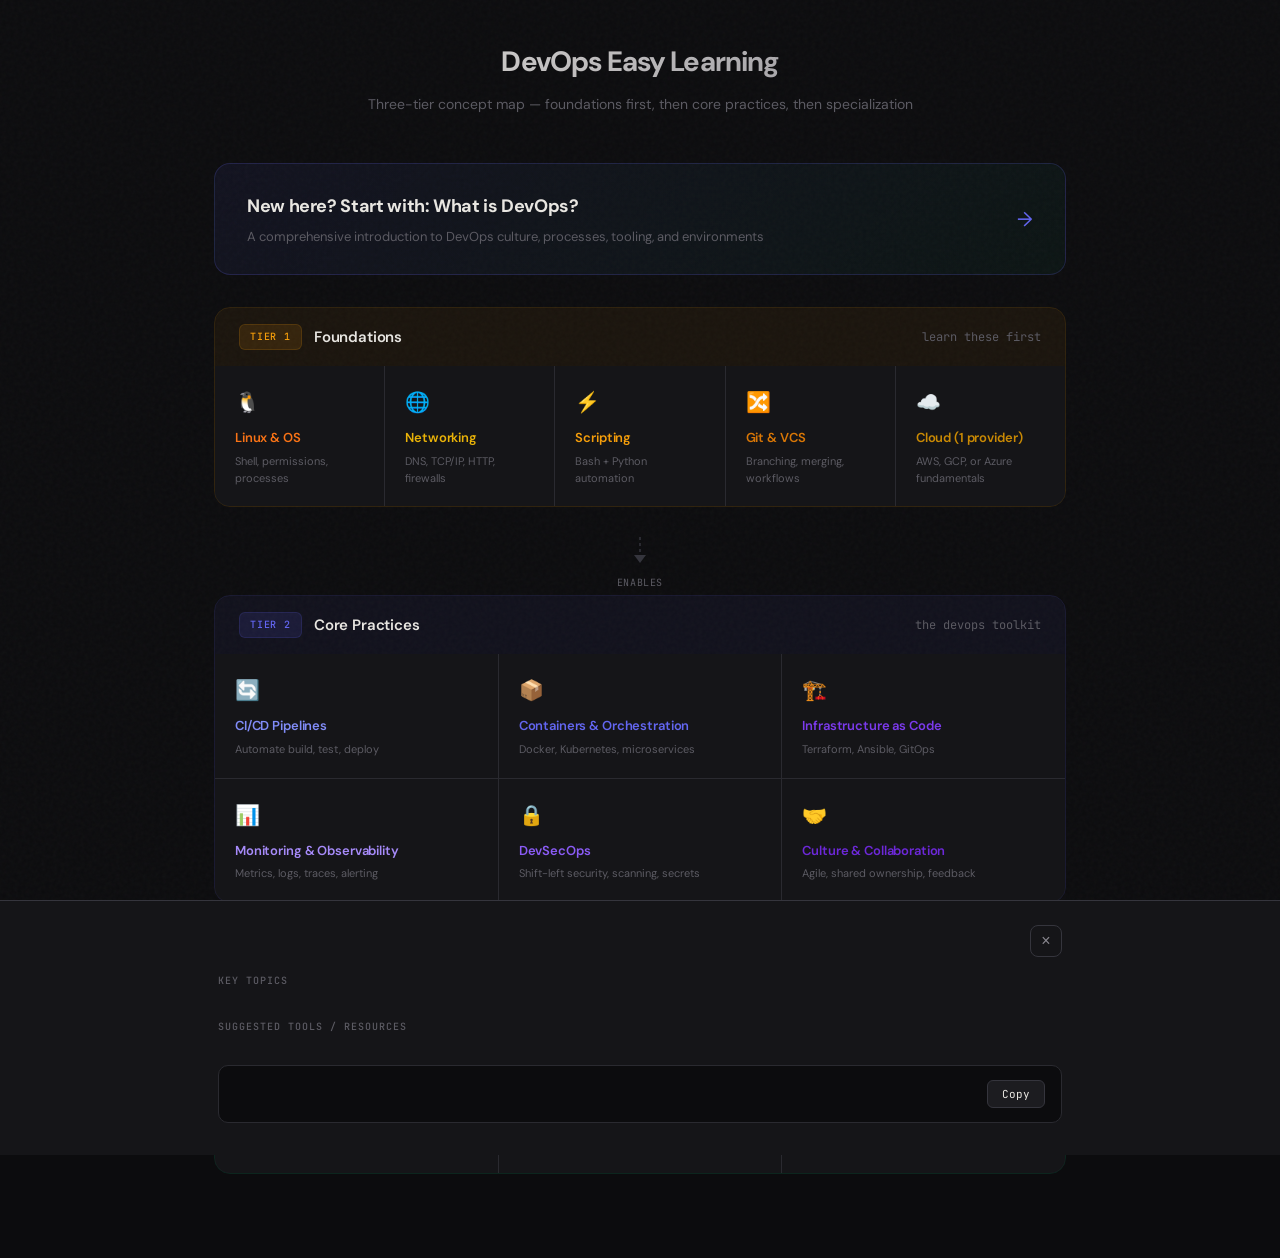
<file: index.html>
<!DOCTYPE html>
<html lang="en">
<head>
<meta charset="UTF-8"/>
<meta name="viewport" content="width=device-width, initial-scale=1.0"/>
<title>DevOps Easy Learning Hub</title>
<link href="https://fonts.googleapis.com/css2?family=DM+Sans:wght@400;500;600;700&family=JetBrains+Mono:wght@400;500&display=swap" rel="stylesheet"/>
<link rel="stylesheet" href="css/shared.css"/>
<style>
  :root {
    --bg: #0C0C0E;
    --surface: #151518;
    --surface2: #1C1C20;
    --border: #2A2A30;
    --border-light: #35353D;
    --text: #E8E6E1;
    --text-dim: #8A8890;
    --text-muted: #5C5B63;

    --tier-found: #F59E0B;
    --tier-found-bg: rgba(245, 158, 11, 0.06);
    --tier-found-border: rgba(245, 158, 11, 0.15);

    --tier-core: #6366F1;
    --tier-core-bg: rgba(99, 102, 241, 0.06);
    --tier-core-border: rgba(99, 102, 241, 0.15);

    --tier-adv: #10B981;
    --tier-adv-bg: rgba(16, 185, 129, 0.06);
    --tier-adv-border: rgba(16, 185, 129, 0.15);

    --c-linux: #F97316;
    --c-network: #EAB308;
    --c-scripting: #F59E0B;
    --c-git: #D97706;
    --c-cloud: #CA8A04;

    --c-cicd: #818CF8;
    --c-containers: #6366F1;
    --c-iac: #7C3AED;
    --c-monitoring: #A78BFA;
    --c-security: #8B5CF6;
    --c-culture: #6D28D9;

    --c-sre: #34D399;
    --c-platform: #10B981;
    --c-finops: #059669;
  }

  * { box-sizing: border-box; margin: 0; padding: 0; }

  body {
    font-family: 'DM Sans', sans-serif;
    background: var(--bg);
    color: var(--text);
    min-height: 100vh;
    overflow-x: hidden;
  }

  .noise {
    position: fixed;
    top: 0; left: 0; right: 0; bottom: 0;
    background-image: url("data:image/svg+xml,%3Csvg viewBox='0 0 256 256' xmlns='http://www.w3.org/2000/svg'%3E%3Cfilter id='n'%3E%3CfeTurbulence type='fractalNoise' baseFrequency='0.9' numOctaves='4' stitchTiles='stitch'/%3E%3C/filter%3E%3Crect width='100%25' height='100%25' filter='url(%23n)' opacity='0.03'/%3E%3C/svg%3E");
    pointer-events: none;
    z-index: 0;
  }

  .container {
    position: relative;
    z-index: 1;
    max-width: 900px;
    margin: 0 auto;
    padding: 40px 24px 60px;
  }

  header {
    text-align: center;
    margin-bottom: 48px;
  }

  header h1 {
    font-size: 28px;
    font-weight: 700;
    letter-spacing: -0.03em;
    margin-bottom: 8px;
    background: linear-gradient(135deg, var(--text) 0%, var(--text-dim) 100%);
    -webkit-background-clip: text;
    -webkit-text-fill-color: transparent;
  }

  header p {
    font-size: 14px;
    color: var(--text-muted);
    line-height: 1.6;
  }

  .tier {
    margin-bottom: 24px;
    border-radius: 16px;
    overflow: hidden;
    border: 1px solid var(--border);
    transition: border-color 0.3s;
  }

  .tier:hover {
    border-color: var(--border-light);
  }

  .tier-header {
    padding: 16px 24px;
    display: flex;
    align-items: center;
    gap: 12px;
    cursor: default;
  }

  .tier-badge {
    font-family: 'JetBrains Mono', monospace;
    font-size: 10px;
    font-weight: 500;
    letter-spacing: 0.08em;
    text-transform: uppercase;
    padding: 4px 10px;
    border-radius: 6px;
    white-space: nowrap;
  }

  .tier-found .tier-header { background: var(--tier-found-bg); }
  .tier-found .tier-badge { background: rgba(245,158,11,0.12); color: var(--tier-found); border: 1px solid var(--tier-found-border); }
  .tier-found { border-color: var(--tier-found-border); }

  .tier-core .tier-header { background: var(--tier-core-bg); }
  .tier-core .tier-badge { background: rgba(99,102,241,0.12); color: var(--tier-core); border: 1px solid var(--tier-core-border); }
  .tier-core { border-color: var(--tier-core-border); }

  .tier-adv .tier-header { background: var(--tier-adv-bg); }
  .tier-adv .tier-badge { background: rgba(16,185,129,0.12); color: var(--tier-adv); border: 1px solid var(--tier-adv-border); }
  .tier-adv { border-color: var(--tier-adv-border); }

  .tier-title {
    font-size: 15px;
    font-weight: 600;
    letter-spacing: -0.01em;
  }

  .tier-sub {
    font-size: 12px;
    color: var(--text-muted);
    margin-left: auto;
    font-family: 'JetBrains Mono', monospace;
  }

  .tier-grid {
    display: grid;
    gap: 1px;
    background: var(--border);
    padding: 0;
  }

  .tier-found .tier-grid { grid-template-columns: repeat(5, 1fr); }
  .tier-core .tier-grid { grid-template-columns: repeat(3, 1fr); }
  .tier-adv .tier-grid { grid-template-columns: repeat(3, 1fr); }

  @media (max-width: 680px) {
    .tier-found .tier-grid { grid-template-columns: repeat(3, 1fr); }
    .tier-core .tier-grid { grid-template-columns: repeat(2, 1fr); }
    .tier-adv .tier-grid { grid-template-columns: repeat(2, 1fr); }
  }

  @media (max-width: 440px) {
    .tier-found .tier-grid { grid-template-columns: repeat(2, 1fr); }
    .tier-core .tier-grid { grid-template-columns: 1fr; }
    .tier-adv .tier-grid { grid-template-columns: 1fr; }
  }

  .node {
    background: var(--surface);
    padding: 20px;
    cursor: pointer;
    transition: background 0.2s, transform 0.15s;
    position: relative;
    overflow: hidden;
  }

  .node::before {
    content: '';
    position: absolute;
    top: 0; left: 0;
    width: 3px;
    height: 100%;
    opacity: 0;
    transition: opacity 0.2s;
  }

  .node:hover { background: var(--surface2); }
  .node:hover::before { opacity: 1; }
  .node.active { background: var(--surface2); }
  .node.active::before { opacity: 1; }

  .node-icon {
    font-size: 20px;
    margin-bottom: 10px;
    display: block;
  }

  .node-name {
    font-size: 13px;
    font-weight: 600;
    letter-spacing: -0.01em;
    margin-bottom: 4px;
  }

  .node-desc {
    font-size: 11px;
    color: var(--text-muted);
    line-height: 1.5;
  }

  /* Detail panel */
  .detail-panel {
    position: fixed;
    bottom: 0;
    left: 0;
    right: 0;
    background: var(--surface);
    border-top: 1px solid var(--border-light);
    padding: 0;
    z-index: 100;
    transform: translateY(100%);
    transition: transform 0.35s cubic-bezier(0.16, 1, 0.3, 1);
    max-height: 55vh;
    overflow-y: auto;
  }

  .detail-panel.open {
    transform: translateY(0);
  }

  .detail-inner {
    max-width: 900px;
    margin: 0 auto;
    padding: 24px 28px 32px;
  }

  .detail-top {
    display: flex;
    align-items: flex-start;
    justify-content: space-between;
    margin-bottom: 16px;
  }

  .detail-close {
    background: none;
    border: 1px solid var(--border-light);
    color: var(--text-dim);
    width: 32px;
    height: 32px;
    border-radius: 8px;
    cursor: pointer;
    display: flex;
    align-items: center;
    justify-content: center;
    font-size: 16px;
    transition: background 0.2s;
    flex-shrink: 0;
  }

  .detail-close:hover { background: var(--surface2); }

  .detail-title {
    font-size: 18px;
    font-weight: 700;
    letter-spacing: -0.02em;
    margin-bottom: 6px;
  }

  .detail-about {
    font-size: 13px;
    color: var(--text-dim);
    line-height: 1.7;
    max-width: 560px;
  }

  .detail-section-label {
    font-family: 'JetBrains Mono', monospace;
    font-size: 10px;
    font-weight: 500;
    letter-spacing: 0.1em;
    text-transform: uppercase;
    color: var(--text-muted);
    margin-bottom: 10px;
  }

  .detail-topics {
    display: flex;
    flex-wrap: wrap;
    gap: 6px;
    margin-bottom: 20px;
  }

  .pill {
    font-size: 12px;
    padding: 5px 12px;
    border-radius: 8px;
    background: var(--surface2);
    border: 1px solid var(--border);
    color: var(--text-dim);
    transition: border-color 0.2s, color 0.2s;
  }

  .detail-resources {
    display: flex;
    flex-wrap: wrap;
    gap: 6px;
  }

  .res-pill {
    font-size: 11px;
    font-family: 'JetBrains Mono', monospace;
    padding: 4px 10px;
    border-radius: 6px;
    background: rgba(99,102,241,0.08);
    border: 1px solid rgba(99,102,241,0.15);
    color: #818CF8;
  }

  .detail-prompt {
    margin-top: 20px;
    padding: 14px 16px;
    background: var(--bg);
    border-radius: 10px;
    border: 1px solid var(--border);
    display: flex;
    align-items: center;
    gap: 12px;
  }

  .detail-prompt p {
    font-size: 12px;
    color: var(--text-dim);
    font-style: italic;
    flex: 1;
    line-height: 1.5;
  }

  .copy-btn {
    font-family: 'JetBrains Mono', monospace;
    font-size: 11px;
    padding: 6px 14px;
    border-radius: 6px;
    background: var(--surface2);
    border: 1px solid var(--border-light);
    color: var(--text);
    cursor: pointer;
    white-space: nowrap;
    transition: background 0.2s;
  }

  .copy-btn:hover { background: var(--border); }

  /* Connection lines between tiers */
  .tier-connector {
    display: flex;
    justify-content: center;
    padding: 6px 0;
  }

  .tier-connector svg {
    display: block;
  }

  .flow-label {
    text-align: center;
    font-family: 'JetBrains Mono', monospace;
    font-size: 10px;
    color: var(--text-muted);
    letter-spacing: 0.06em;
    text-transform: uppercase;
    padding: 4px 0;
  }

  /* Animate nodes in */
  .node {
    opacity: 0;
    animation: fadeUp 0.4s ease forwards;
  }

  @keyframes fadeUp {
    from { opacity: 0; transform: translateY(8px); }
    to { opacity: 1; transform: translateY(0); }
  }
</style>
</head>
<body>
<div class="noise"></div>
<div class="container">

<header>
  <h1>DevOps Easy Learning</h1>
  <p>Three-tier concept map — foundations first, then core practices, then specialization</p>
</header>

<a href="topics/what-is-devops.html" class="intro-banner">
  <div class="intro-banner-content">
    <h2>New here? Start with: What is DevOps?</h2>
    <p>A comprehensive introduction to DevOps culture, processes, tooling, and environments</p>
  </div>
  <span class="arrow">&rarr;</span>
</a>

<!-- TIER 1: Foundations -->
<div class="tier tier-found">
  <div class="tier-header">
    <span class="tier-badge">Tier 1</span>
    <span class="tier-title">Foundations</span>
    <span class="tier-sub">learn these first</span>
  </div>
  <div class="tier-grid" id="grid-found"></div>
</div>

<div class="tier-connector">
  <svg width="24" height="28" viewBox="0 0 24 28">
    <line x1="12" y1="0" x2="12" y2="20" stroke="#35353D" stroke-width="1.5" stroke-dasharray="3 3"/>
    <polygon points="6,18 12,26 18,18" fill="#35353D"/>
  </svg>
</div>
<div class="flow-label">enables</div>

<!-- TIER 2: Core Practices -->
<div class="tier tier-core">
  <div class="tier-header">
    <span class="tier-badge">Tier 2</span>
    <span class="tier-title">Core Practices</span>
    <span class="tier-sub">the devops toolkit</span>
  </div>
  <div class="tier-grid" id="grid-core"></div>
</div>

<div class="tier-connector">
  <svg width="24" height="28" viewBox="0 0 24 28">
    <line x1="12" y1="0" x2="12" y2="20" stroke="#35353D" stroke-width="1.5" stroke-dasharray="3 3"/>
    <polygon points="6,18 12,26 18,18" fill="#35353D"/>
  </svg>
</div>
<div class="flow-label">unlocks</div>

<!-- TIER 3: Advanced -->
<div class="tier tier-adv">
  <div class="tier-header">
    <span class="tier-badge">Tier 3</span>
    <span class="tier-title">Advanced / Specialization</span>
    <span class="tier-sub">differentiation</span>
  </div>
  <div class="tier-grid" id="grid-adv"></div>
</div>

</div>

<!-- Detail panel -->
<div class="detail-panel" id="panel">
  <div class="detail-inner">
    <div class="detail-top">
      <div>
        <div class="detail-title" id="p-title"></div>
        <div class="detail-about" id="p-about"></div>
      </div>
      <button class="detail-close" id="p-close" aria-label="Close">&times;</button>
    </div>
    <div class="detail-section-label">Key topics</div>
    <div class="detail-topics" id="p-topics"></div>
    <div class="detail-section-label">Suggested tools / resources</div>
    <div class="detail-resources" id="p-resources"></div>
    <div id="p-lesson-wrap" style="display:none; margin-top: 16px;">
      <a id="p-lesson-link" class="lesson-btn" href="#">Read full lesson &rarr;</a>
    </div>
    <div class="detail-prompt">
      <p id="p-prompt"></p>
      <button class="copy-btn" id="p-copy">Copy</button>
    </div>
  </div>
</div>

<script>
const DATA = {
  foundations: [
    {
      id: 'linux', icon: '🐧', name: 'Linux & OS',
      desc: 'Shell, permissions, processes',
      color: '--c-linux',
      about: 'Nearly everything in DevOps runs on Linux. You need fluency with the command line, file systems, process management, systemd services, and package managers before containers or cloud infra will make sense.',
      topics: ['Bash shell & navigation', 'File permissions & ownership', 'Process management (ps, top, kill)', 'systemd & services', 'Package managers (apt, yum)', 'Cron jobs & scheduling', 'SSH & remote access', 'Filesystem hierarchy'],
      resources: ['Linux Upskill Challenge', 'OverTheWire Bandit', 'LPIC-1 curriculum'],
      prompt: 'I\'m learning Linux for DevOps with no CS background. Teach me the essential Linux concepts I need — shell navigation, file permissions, process management, systemd, and SSH — with hands-on exercises for each.'
    },
    {
      id: 'networking', icon: '🌐', name: 'Networking',
      desc: 'DNS, TCP/IP, HTTP, firewalls',
      color: '--c-network',
      hasContent: true, contentUrl: 'topics/networking-fundamentals.html',
      about: 'When a container can\'t reach a database, when a deploy fails silently, when latency spikes — it\'s almost always networking. Understanding how data moves between machines is non-negotiable.',
      topics: ['OSI model & TCP/IP stack', 'DNS resolution', 'HTTP/HTTPS & TLS', 'Ports & sockets', 'Firewalls & iptables', 'Load balancers', 'VPCs, subnets & CIDR', 'Proxy vs reverse proxy'],
      resources: ['Computer Networking (Kurose & Ross)', 'Practical Networking YouTube', 'Cloudflare Learning Center'],
      prompt: 'Explain networking fundamentals for a DevOps beginner without CS background: TCP/IP, DNS, HTTP/HTTPS, ports, load balancers, VPCs and subnets. Use real-world analogies and practical examples.'
    },
    {
      id: 'scripting', icon: '⚡', name: 'Scripting',
      desc: 'Bash + Python automation',
      color: '--c-scripting',
      about: 'You\'ll write glue code constantly — automating deployments, parsing logs, wiring tools together, building health checks. Bash for quick system tasks, Python for anything more complex.',
      topics: ['Bash scripting fundamentals', 'Variables, loops, conditionals', 'Python for automation', 'Working with APIs (curl, requests)', 'Text processing (grep, sed, awk)', 'JSON/YAML parsing', 'Error handling & logging', 'Cron + script scheduling'],
      resources: ['Automate the Boring Stuff (Python)', 'Bash Academy', 'Shell Scripting Tutorial'],
      prompt: 'Teach me Bash and Python scripting for DevOps automation. Cover variables, loops, file operations, API calls, text processing, and error handling with practical exercises I can run in a terminal.'
    },
    {
      id: 'git', icon: '🔀', name: 'Git & VCS',
      desc: 'Branching, merging, workflows',
      color: '--c-git',
      hasContent: true, contentUrl: 'topics/git-and-vcs.html',
      about: 'Git is the backbone of everything — code, infrastructure definitions, pipeline configs, documentation. You need more than git add/commit/push: branching strategies, conflict resolution, and team workflows.',
      topics: ['Git fundamentals (add, commit, push)', 'Branching & merging strategies', 'Rebasing vs merging', 'Pull requests & code review', 'Git hooks', 'Monorepo vs polyrepo', 'Gitflow / trunk-based development', '.gitignore & secrets hygiene'],
      resources: ['Pro Git book (free)', 'Learn Git Branching (interactive)', 'GitHub Skills'],
      prompt: 'Teach me Git beyond the basics for DevOps: branching strategies, rebasing vs merging, pull request workflows, git hooks, and trunk-based development. Include hands-on exercises.'
    },
    {
      id: 'cloud', icon: '☁️', name: 'Cloud (1 provider)',
      desc: 'AWS, GCP, or Azure fundamentals',
      color: '--c-cloud',
      about: 'Pick one cloud provider and learn it deeply. Understand compute (VMs, serverless), storage (object, block), networking (VPC, security groups), and IAM. AWS has the largest job market share.',
      topics: ['Compute (EC2 / VMs / Cloud Run)', 'Object storage (S3 / GCS / Blob)', 'Networking (VPC, security groups)', 'IAM & permissions', 'Managed databases (RDS, etc.)', 'CLI & SDK basics', 'Cost management basics', 'Regions & availability zones'],
      resources: ['AWS Cloud Practitioner path', 'A Cloud Guru / Cantrill', 'Cloud provider free tier labs'],
      prompt: 'I\'m choosing my first cloud platform for DevOps. Walk me through the core services I need to learn on AWS (or your recommended provider): compute, storage, networking, IAM, and databases with hands-on lab suggestions.'
    }
  ],
  core: [
    {
      id: 'cicd', icon: '🔄', name: 'CI/CD Pipelines',
      desc: 'Automate build, test, deploy',
      color: '--c-cicd',
      about: 'Automate code integration, testing, and delivery so shipping is reliable and frequent. This is where DevOps becomes tangible — every commit triggers a predictable path to production.',
      topics: ['Continuous Integration concepts', 'Continuous Delivery vs Deployment', 'GitHub Actions / GitLab CI', 'Jenkins pipelines', 'Automated testing in CI', 'Artifact management', 'Blue-green & canary deploys', 'Pipeline-as-code patterns'],
      resources: ['GitHub Actions docs', 'Jenkins Tutorial', 'Continuous Delivery (Humble & Farley)'],
      prompt: 'Walk me through how a CI/CD pipeline works end-to-end. Cover the stages from code commit through production deployment, with a practical example using GitHub Actions.'
    },
    {
      id: 'containers', icon: '📦', name: 'Containers & Orchestration',
      desc: 'Docker, Kubernetes, microservices',
      color: '--c-containers',
      about: 'Package apps with all dependencies for portable, consistent deployments. Then orchestrate them at scale with Kubernetes. This is where modern infrastructure lives.',
      topics: ['Docker fundamentals', 'Dockerfile best practices', 'Container registries', 'Kubernetes architecture', 'Pods, Services, Deployments', 'Helm charts', 'Service mesh (Istio/Linkerd)', 'Microservices patterns'],
      resources: ['Docker Getting Started', 'Kubernetes the Hard Way', 'KillerCoda interactive labs'],
      prompt: 'Explain Docker and Kubernetes from scratch. What problem does containerization solve, how does K8s orchestrate containers, and walk me through deploying a simple app to a cluster.'
    },
    {
      id: 'iac', icon: '🏗️', name: 'Infrastructure as Code',
      desc: 'Terraform, Ansible, GitOps',
      color: '--c-iac',
      about: 'Define all infrastructure in version-controlled code. No more clicking through cloud consoles — every server, database, and network rule is declared, repeatable, and auditable.',
      topics: ['Terraform (HCL basics)', 'State management', 'Ansible for configuration', 'Declarative vs imperative IaC', 'Modules & reusability', 'Immutable infrastructure', 'GitOps (ArgoCD / Flux)', 'Secrets in IaC'],
      resources: ['Terraform docs + tutorials', 'Ansible Getting Started', 'GitOps with ArgoCD'],
      prompt: 'Explain Infrastructure as Code for someone new to it. Cover Terraform and Ansible — what each does, when to use which, and walk me through writing my first Terraform config.'
    },
    {
      id: 'monitoring', icon: '📊', name: 'Monitoring & Observability',
      desc: 'Metrics, logs, traces, alerting',
      color: '--c-monitoring',
      about: 'You can\'t fix what you can\'t see. Monitoring tells you something is wrong; observability helps you understand why. Build dashboards, set up alerts, and learn to debug distributed systems.',
      topics: ['Metrics (Prometheus)', 'Dashboards (Grafana)', 'Log aggregation (ELK / Loki)', 'Distributed tracing (Jaeger)', 'Alerting & on-call', 'SLAs, SLOs & SLIs', 'Error budgets', 'Structured logging'],
      resources: ['Prometheus + Grafana labs', 'Observability Engineering (O\'Reilly)', 'Google SRE Workbook (free)'],
      prompt: 'What is the difference between monitoring and observability? Teach me the three pillars (metrics, logs, traces) and how to set up a basic observability stack with Prometheus and Grafana.'
    },
    {
      id: 'security', icon: '🔒', name: 'DevSecOps',
      desc: 'Shift-left security, scanning, secrets',
      color: '--c-security',
      about: 'Integrate security into every pipeline stage. Scan code, scan dependencies, scan containers, manage secrets properly, and think about zero-trust from day one.',
      topics: ['Shift-left security mindset', 'SAST & DAST scanning', 'Container image scanning', 'Secrets management (Vault)', 'Dependency vulnerability scanning', 'Compliance as code (OPA)', 'RBAC & least privilege', 'Zero-trust networking'],
      resources: ['OWASP DevSecOps Guideline', 'HashiCorp Vault tutorials', 'Snyk Learn'],
      prompt: 'How does DevSecOps integrate security throughout the CI/CD pipeline? Cover SAST, DAST, container scanning, secrets management, and compliance as code with practical tooling examples.'
    },
    {
      id: 'culture', icon: '🤝', name: 'Culture & Collaboration',
      desc: 'Agile, shared ownership, feedback',
      color: '--c-culture',
      about: 'DevOps is a cultural shift more than a toolchain. Breaking down silos, shared ownership of outcomes, blameless post-mortems, and continuous feedback loops are what make the tools effective.',
      topics: ['Agile & Lean thinking', 'Shared ownership model', 'Blameless post-mortems', 'Continuous feedback loops', 'Cross-functional teams', 'Psychological safety', 'Value stream mapping', 'DORA metrics'],
      resources: ['The Phoenix Project (book)', 'Accelerate (Forsgren et al.)', 'Team Topologies'],
      prompt: 'Explain the DevOps culture shift — why culture matters more than tools, how to run blameless post-mortems, what DORA metrics measure, and how to build shared ownership between dev and ops.'
    }
  ],
  advanced: [
    {
      id: 'sre', icon: '🚨', name: 'SRE Practices',
      desc: 'Reliability, incidents, chaos engineering',
      color: '--c-sre',
      about: 'Site Reliability Engineering applies software engineering to operations. Think error budgets, incident management runbooks, on-call rotations, chaos experiments, and systematic toil reduction.',
      topics: ['Error budgets & SLOs', 'Incident management', 'Runbooks & playbooks', 'On-call best practices', 'Chaos engineering (Chaos Monkey)', 'Toil reduction', 'Capacity planning', 'Post-incident review'],
      resources: ['Google SRE Book (free)', 'Gremlin Chaos Engineering', 'PagerDuty Incident Response'],
      prompt: 'Teach me SRE practices: error budgets, incident management, chaos engineering, and toil reduction. How does SRE differ from traditional ops and how does it complement DevOps?'
    },
    {
      id: 'platform', icon: '🧩', name: 'Platform Engineering',
      desc: 'Internal developer platforms, self-service',
      color: '--c-platform',
      about: 'Build golden paths that make it easy for developers to deploy, monitor, and manage their own services without filing tickets. Internal Developer Platforms are the evolution of DevOps at scale.',
      topics: ['Internal Developer Platforms', 'Backstage / Port / Kratix', 'Golden paths & templates', 'Self-service infrastructure', 'Developer experience (DX)', 'Platform-as-a-product', 'API gateways & service catalogs', 'Multi-tenancy patterns'],
      resources: ['Platform Engineering on K8s', 'Backstage.io docs', 'Team Topologies (book)'],
      prompt: 'What is platform engineering and how does it differ from DevOps? Explain internal developer platforms, golden paths, and the platform-as-a-product mindset with real-world examples.'
    },
    {
      id: 'finops', icon: '💰', name: 'FinOps & Optimization',
      desc: 'Cloud cost management, efficiency',
      color: '--c-finops',
      about: 'Cloud bills can spiral fast. FinOps brings financial accountability to cloud spending — tagging, right-sizing, reserved instances, spot/preemptible compute, and cost-aware architecture decisions.',
      topics: ['Cloud cost visibility & tagging', 'Right-sizing resources', 'Reserved / savings plans', 'Spot & preemptible instances', 'Cost allocation & showback', 'FinOps Foundation framework', 'Architecture cost trade-offs', 'Sustainability & green ops'],
      resources: ['FinOps Foundation', 'AWS Well-Architected (Cost)', 'Infracost (IaC cost checks)'],
      prompt: 'Explain FinOps for DevOps engineers. How do I manage cloud costs effectively — tagging strategies, right-sizing, reserved instances, and building cost awareness into infrastructure decisions?'
    }
  ]
};

function renderNodes(containerId, items) {
  const grid = document.getElementById(containerId);
  items.forEach((item, i) => {
    const div = document.createElement('div');
    div.className = 'node';
    div.dataset.id = item.id;
    div.style.animationDelay = `${i * 0.06}s`;
    div.style.setProperty('--accent', `var(${item.color})`);
    div.innerHTML = `
      <span class="node-icon">${item.icon}</span>
      <div class="node-name">${item.name}</div>
      <div class="node-desc">${item.desc}</div>
    `;
    div.querySelector('.node-name').style.color = `var(${item.color})`;
    div.style.cssText += `--node-accent: var(${item.color})`;
    const bar = div.querySelector('::before');
    div.addEventListener('click', () => openPanel(item));
    grid.appendChild(div);
  });
}

// Set accent color for left bar via CSS
document.head.insertAdjacentHTML('beforeend', '<style>' +
  Object.values(DATA).flat().map(item =>
    `.node[data-id="${item.id}"]::before { background: var(${item.color}); }`
  ).join('\n') +
'</style>');

renderNodes('grid-found', DATA.foundations);
renderNodes('grid-core', DATA.core);
renderNodes('grid-adv', DATA.advanced);

const panel = document.getElementById('panel');
const allItems = [...DATA.foundations, ...DATA.core, ...DATA.advanced];

function openPanel(item) {
  // Clear active
  document.querySelectorAll('.node').forEach(n => n.classList.remove('active'));
  document.querySelector(`.node[data-id="${item.id}"]`).classList.add('active');

  document.getElementById('p-title').textContent = item.icon + ' ' + item.name;
  document.getElementById('p-title').style.color = `var(${item.color})`;
  document.getElementById('p-about').textContent = item.about;
  document.getElementById('p-topics').innerHTML = item.topics.map(t => `<span class="pill">${t}</span>`).join('');
  document.getElementById('p-resources').innerHTML = item.resources.map(r => `<span class="res-pill">${r}</span>`).join('');
  document.getElementById('p-prompt').textContent = `"${item.prompt}"`;

  const lessonWrap = document.getElementById('p-lesson-wrap');
  const lessonLink = document.getElementById('p-lesson-link');
  if (item.hasContent && item.contentUrl) {
    lessonLink.href = item.contentUrl;
    lessonWrap.style.display = 'block';
  } else {
    lessonWrap.style.display = 'none';
  }

  const copyBtn = document.getElementById('p-copy');
  copyBtn.textContent = 'Copy';
  copyBtn.onclick = () => {
    navigator.clipboard.writeText(item.prompt).catch(() => {});
    copyBtn.textContent = 'Copied!';
    setTimeout(() => copyBtn.textContent = 'Copy', 1500);
  };

  panel.classList.add('open');
}

document.getElementById('p-close').addEventListener('click', () => {
  panel.classList.remove('open');
  document.querySelectorAll('.node').forEach(n => n.classList.remove('active'));
});

// Close on ESC
document.addEventListener('keydown', e => {
  if (e.key === 'Escape') {
    panel.classList.remove('open');
    document.querySelectorAll('.node').forEach(n => n.classList.remove('active'));
  }
});
</script>
</body>
</html>
</file>
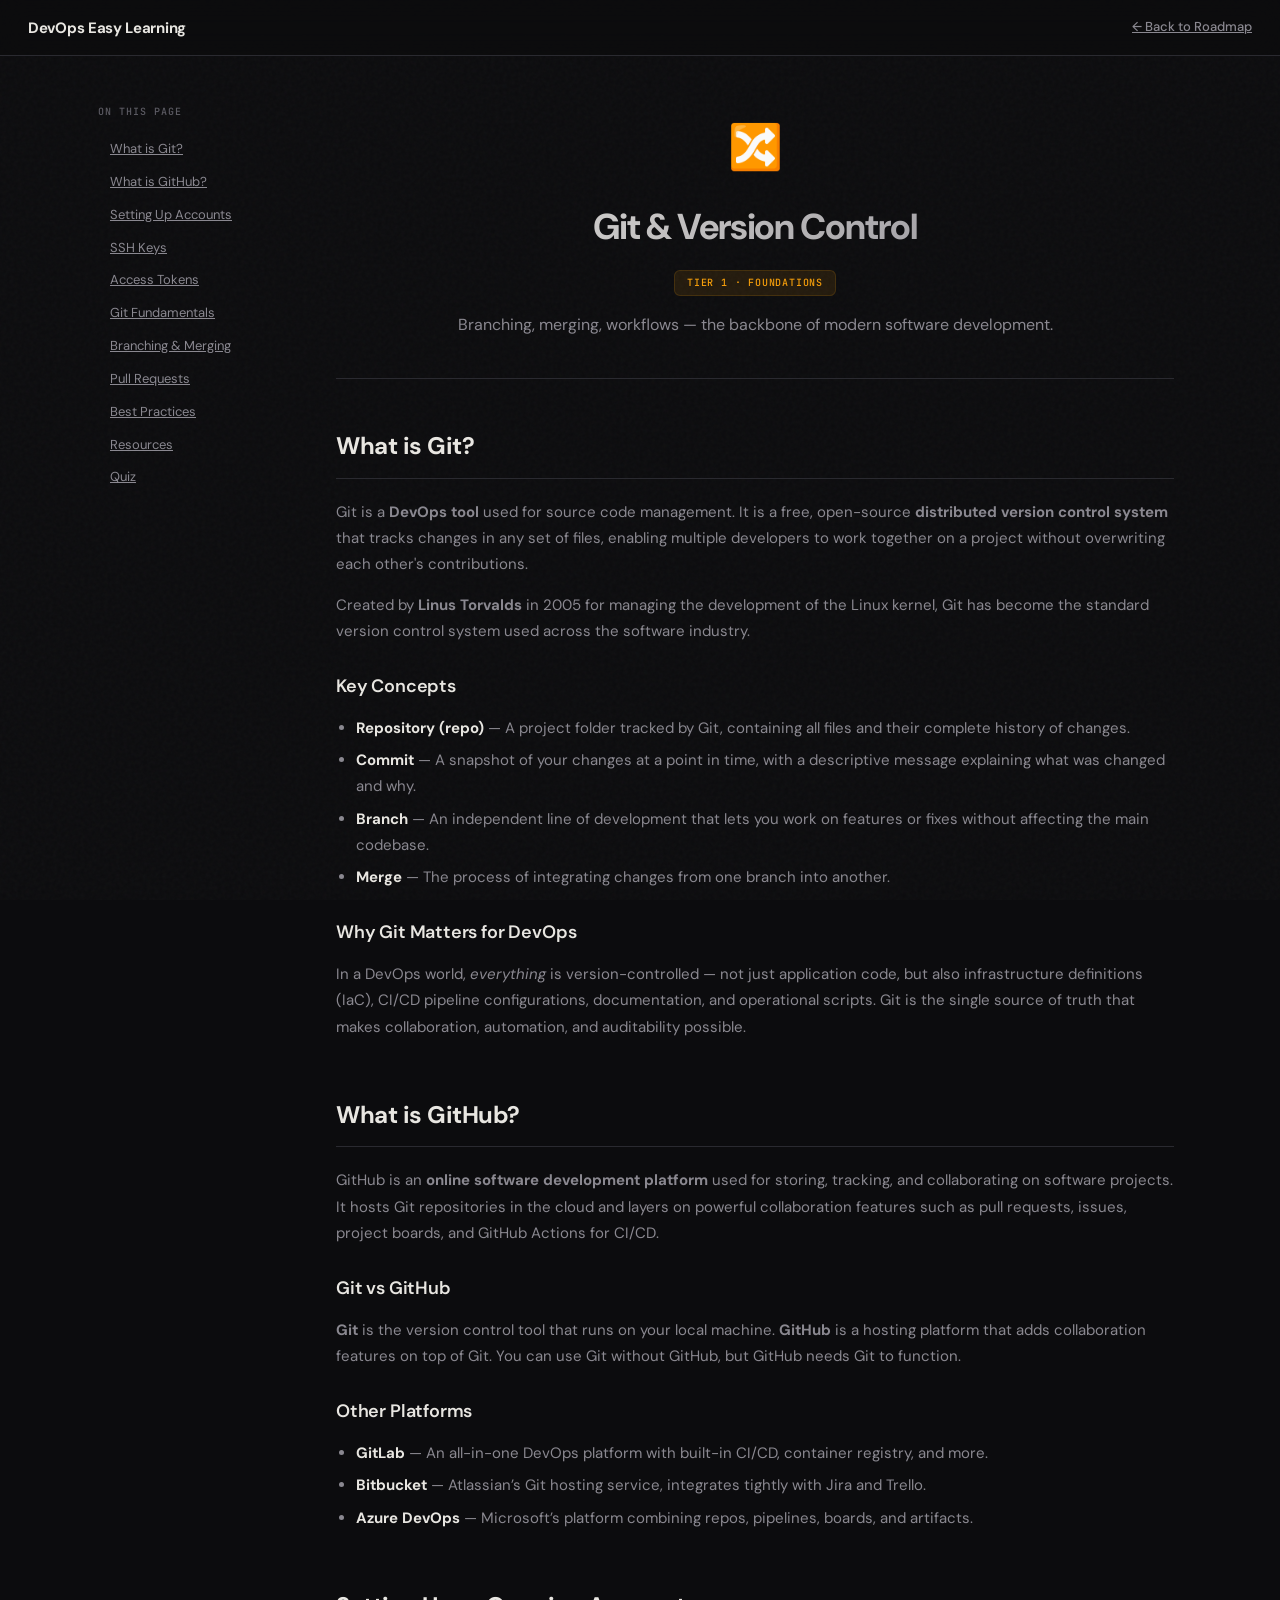
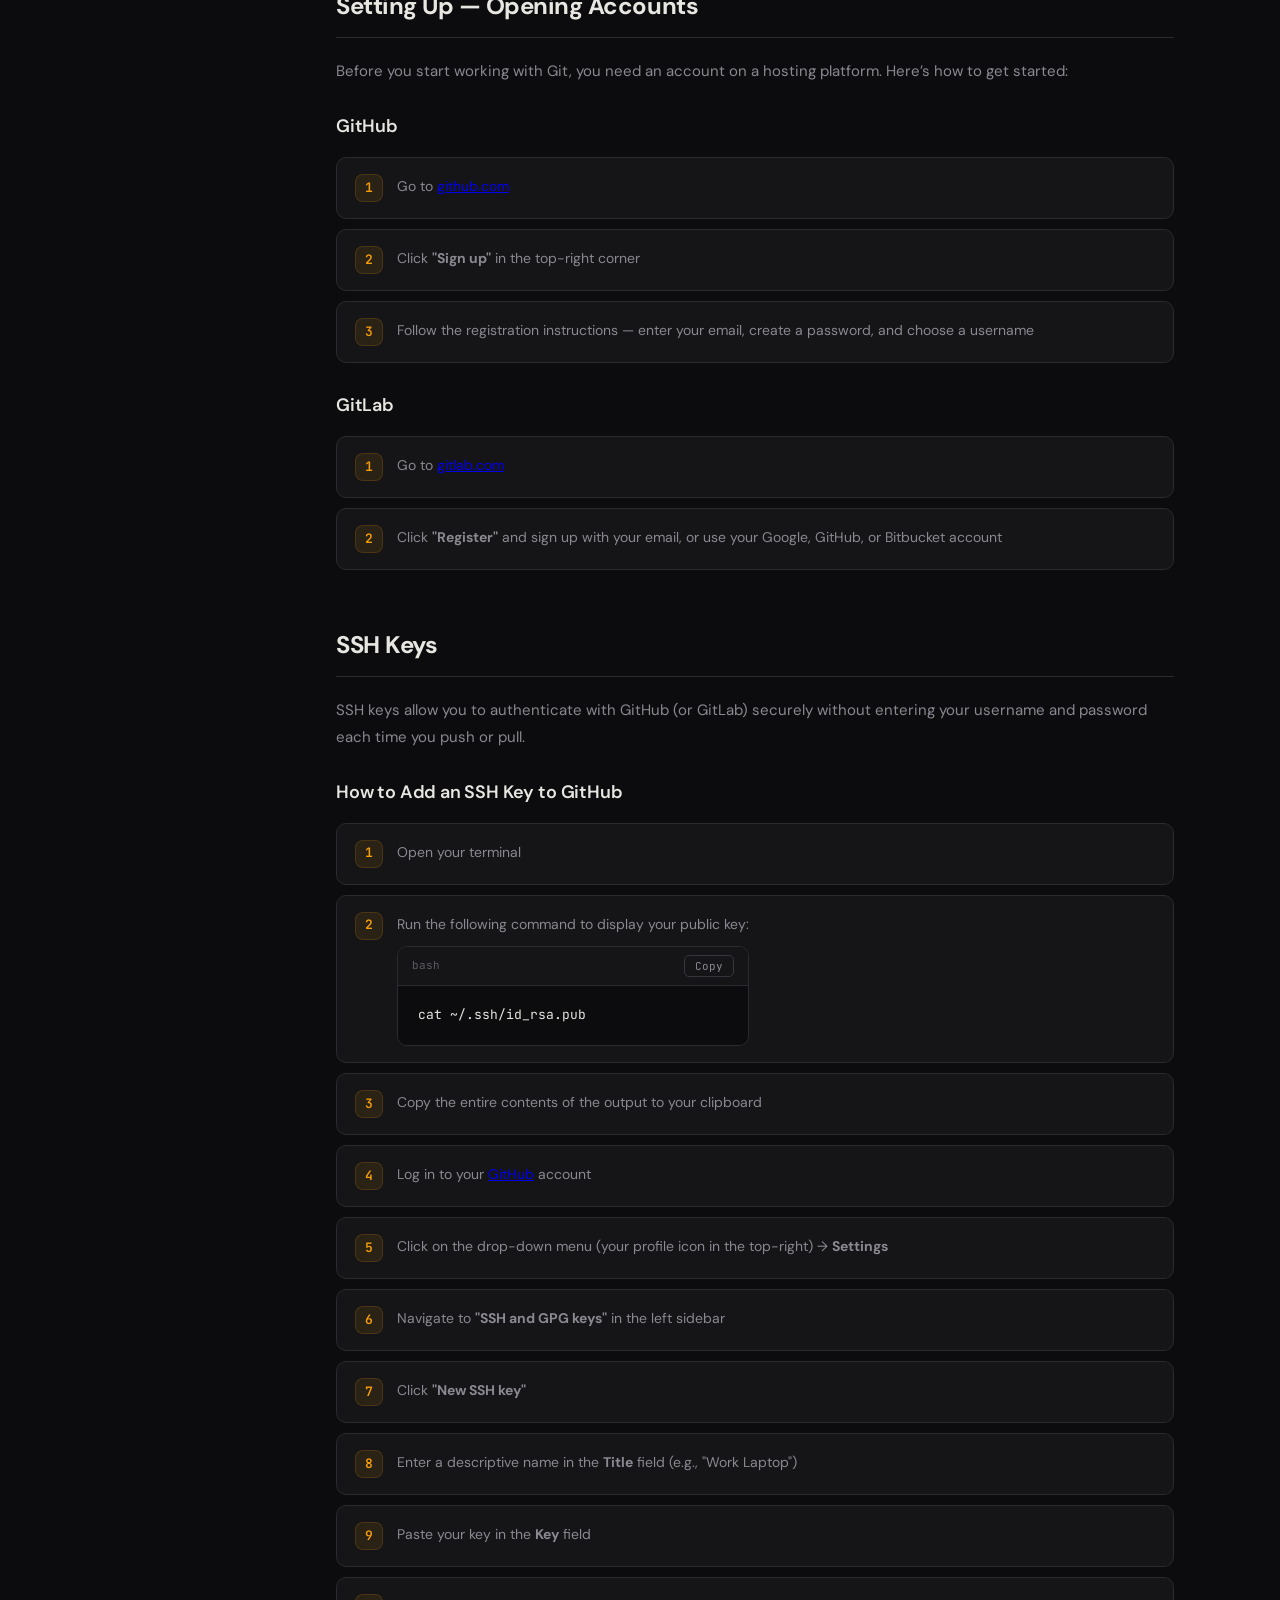
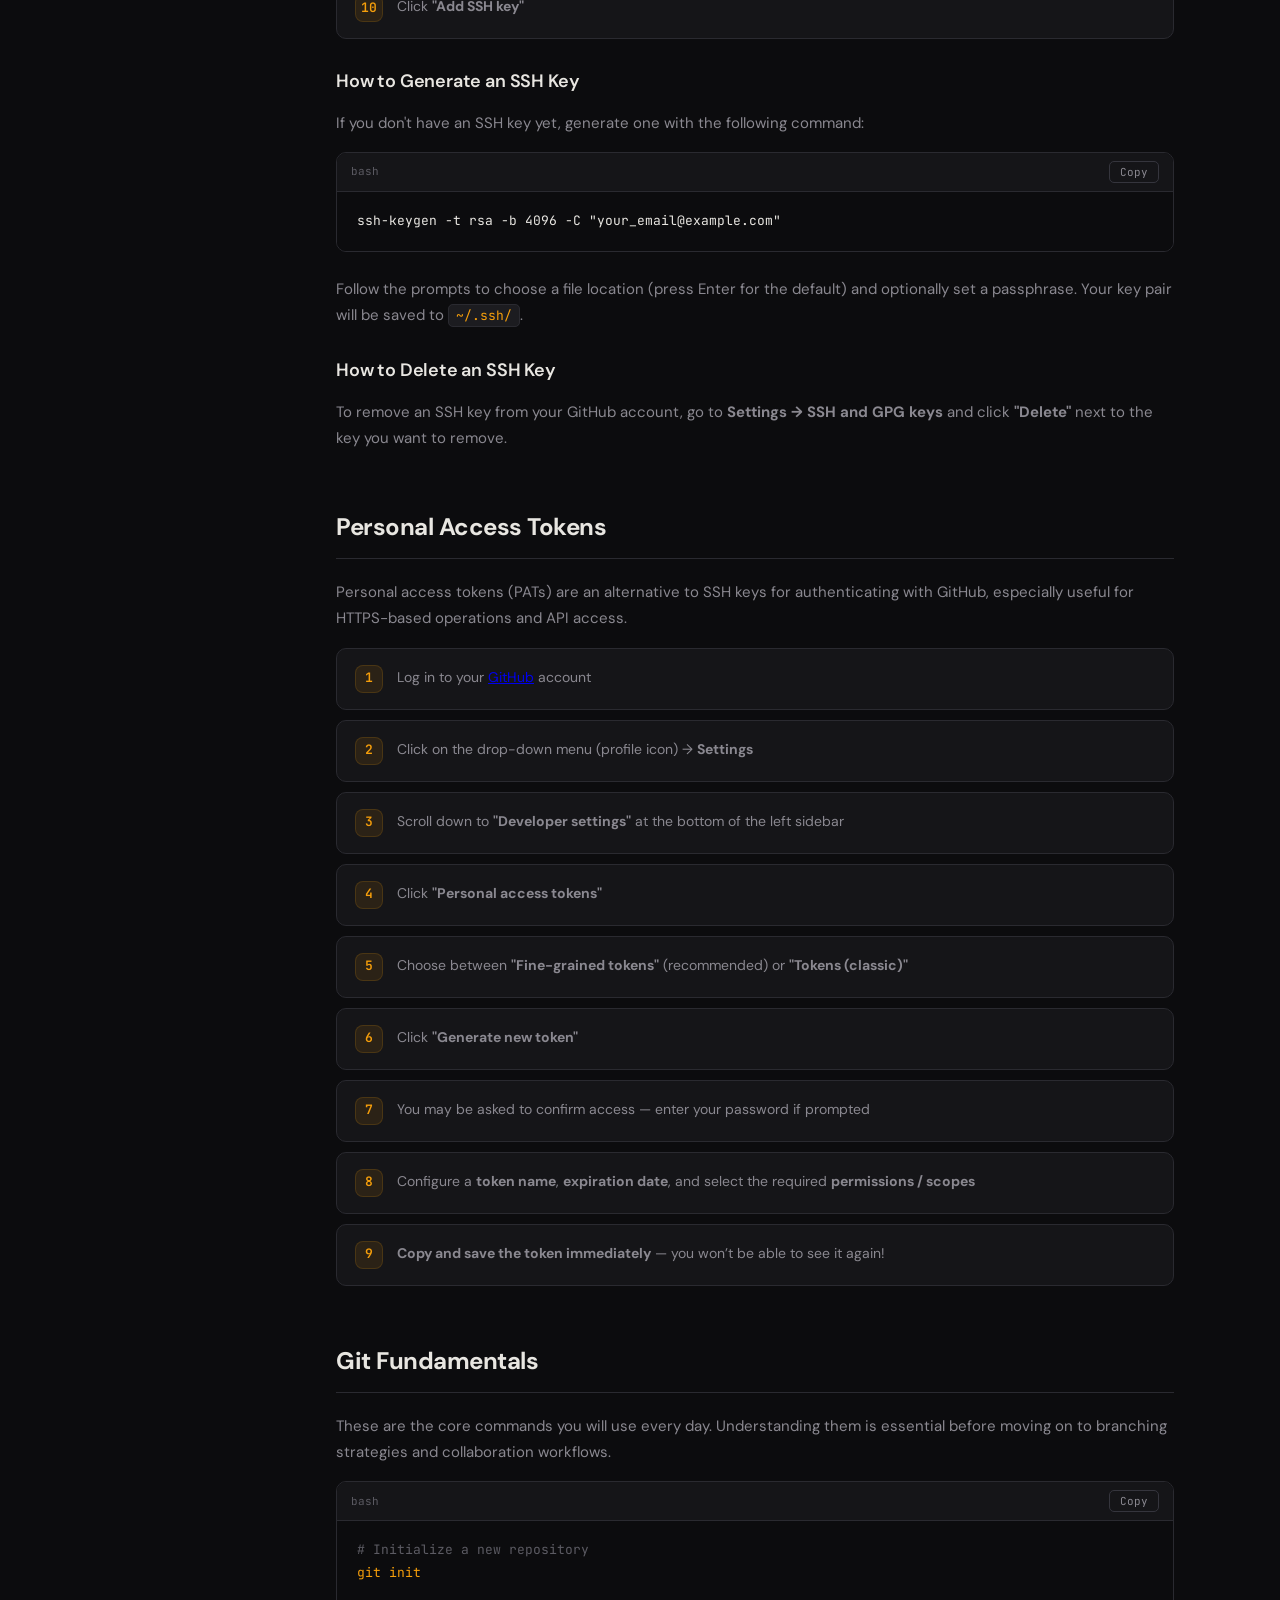
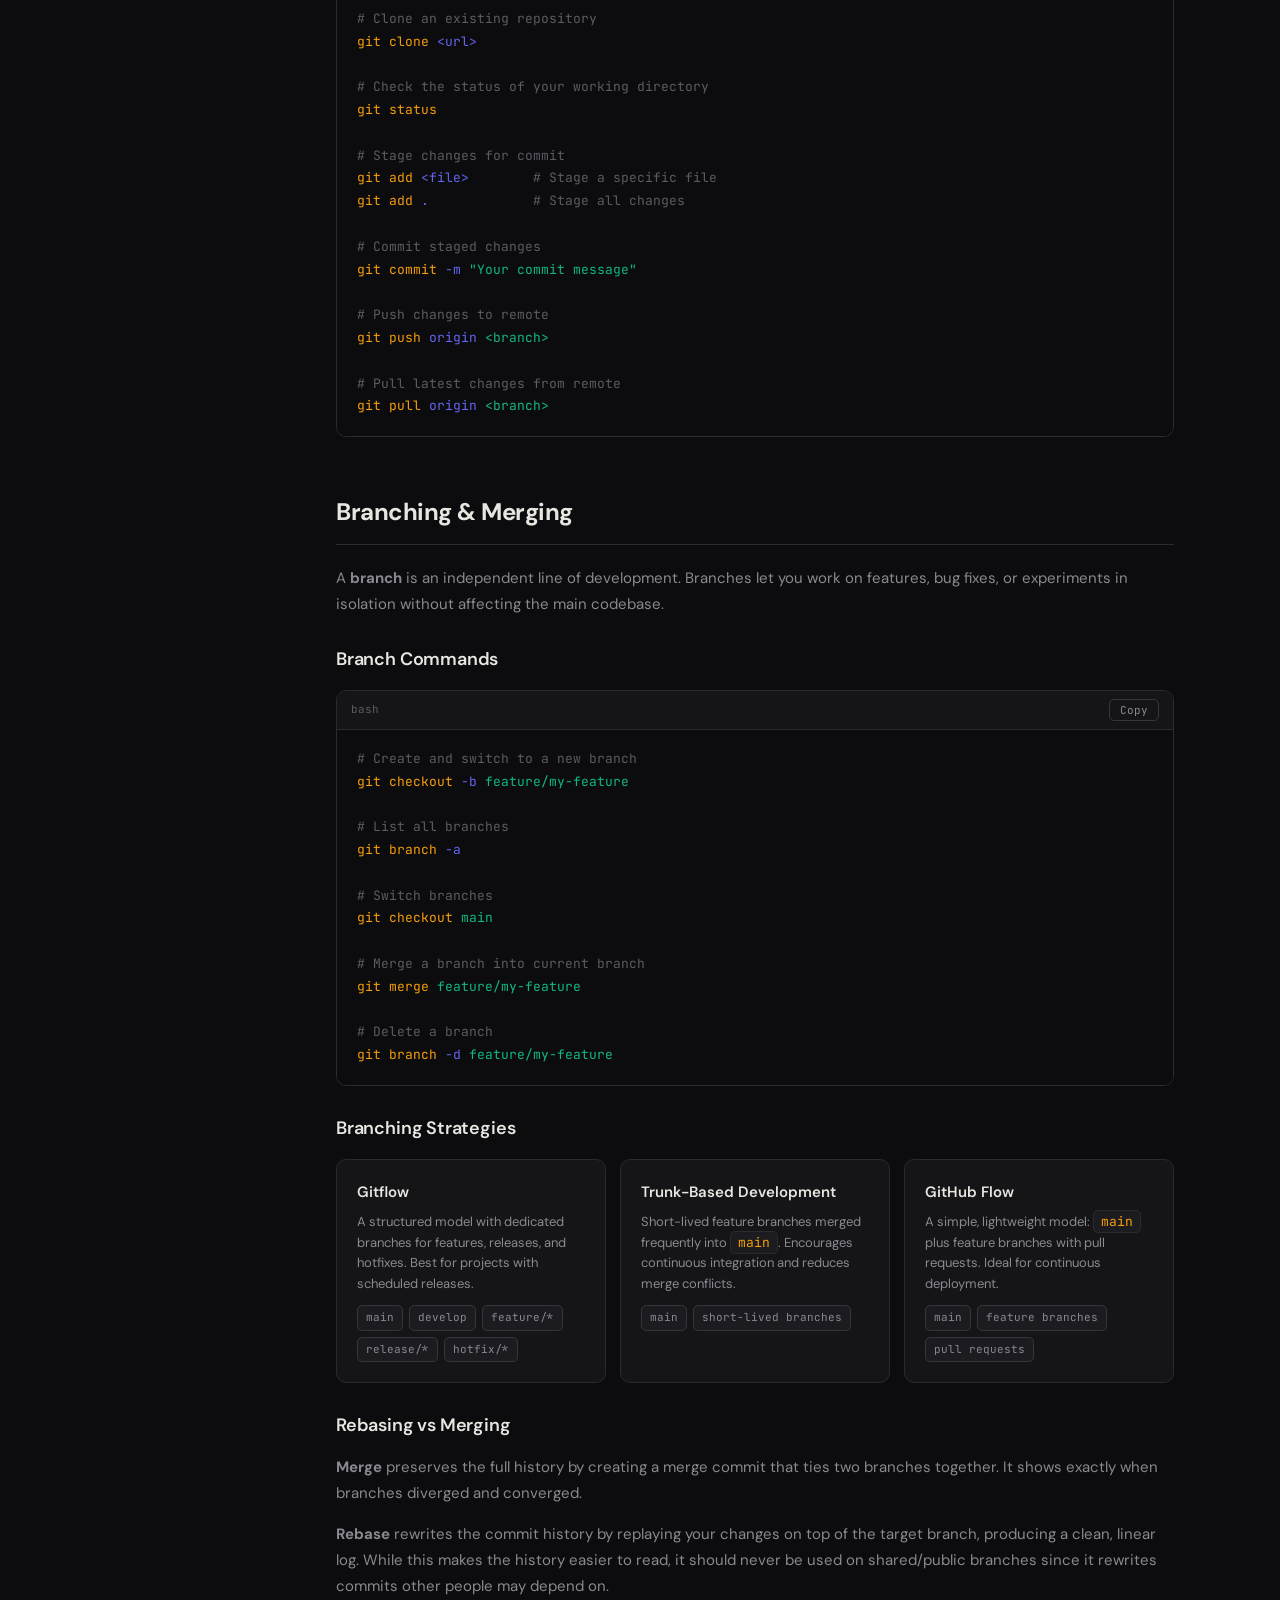
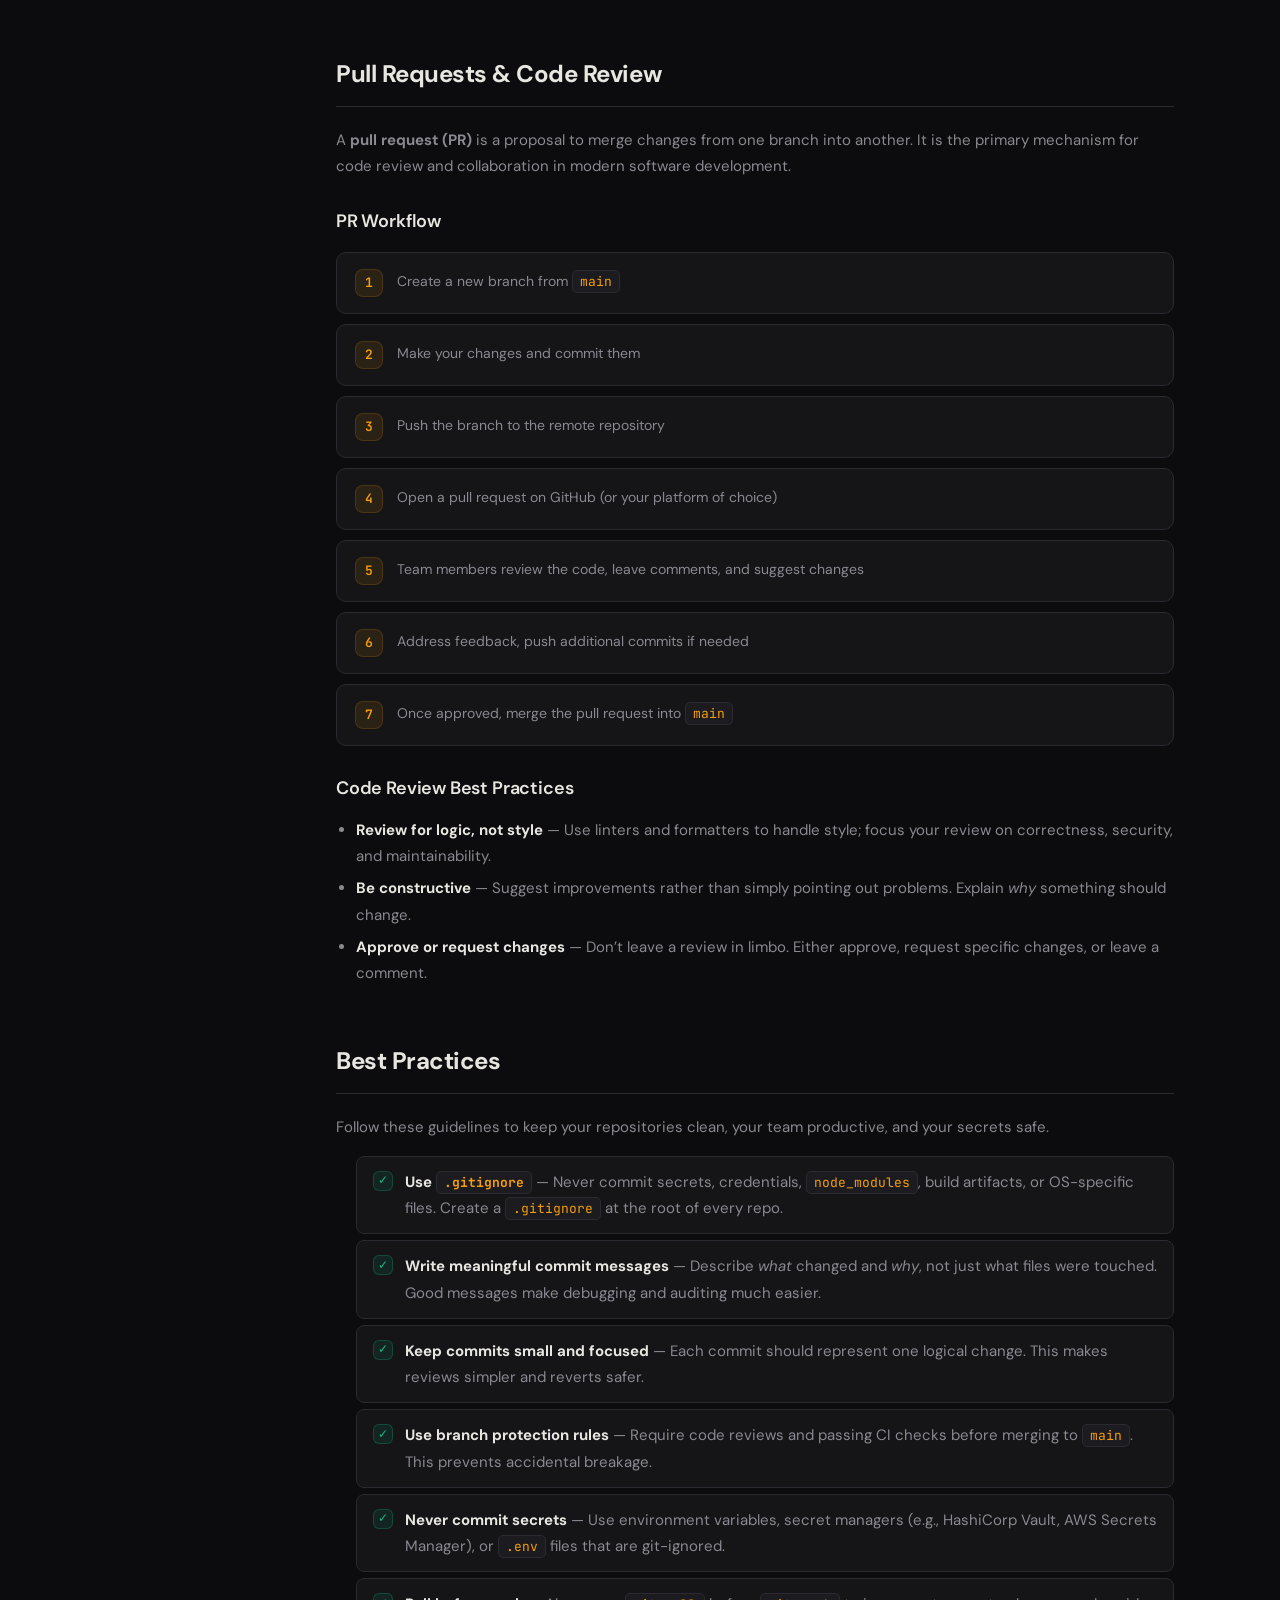
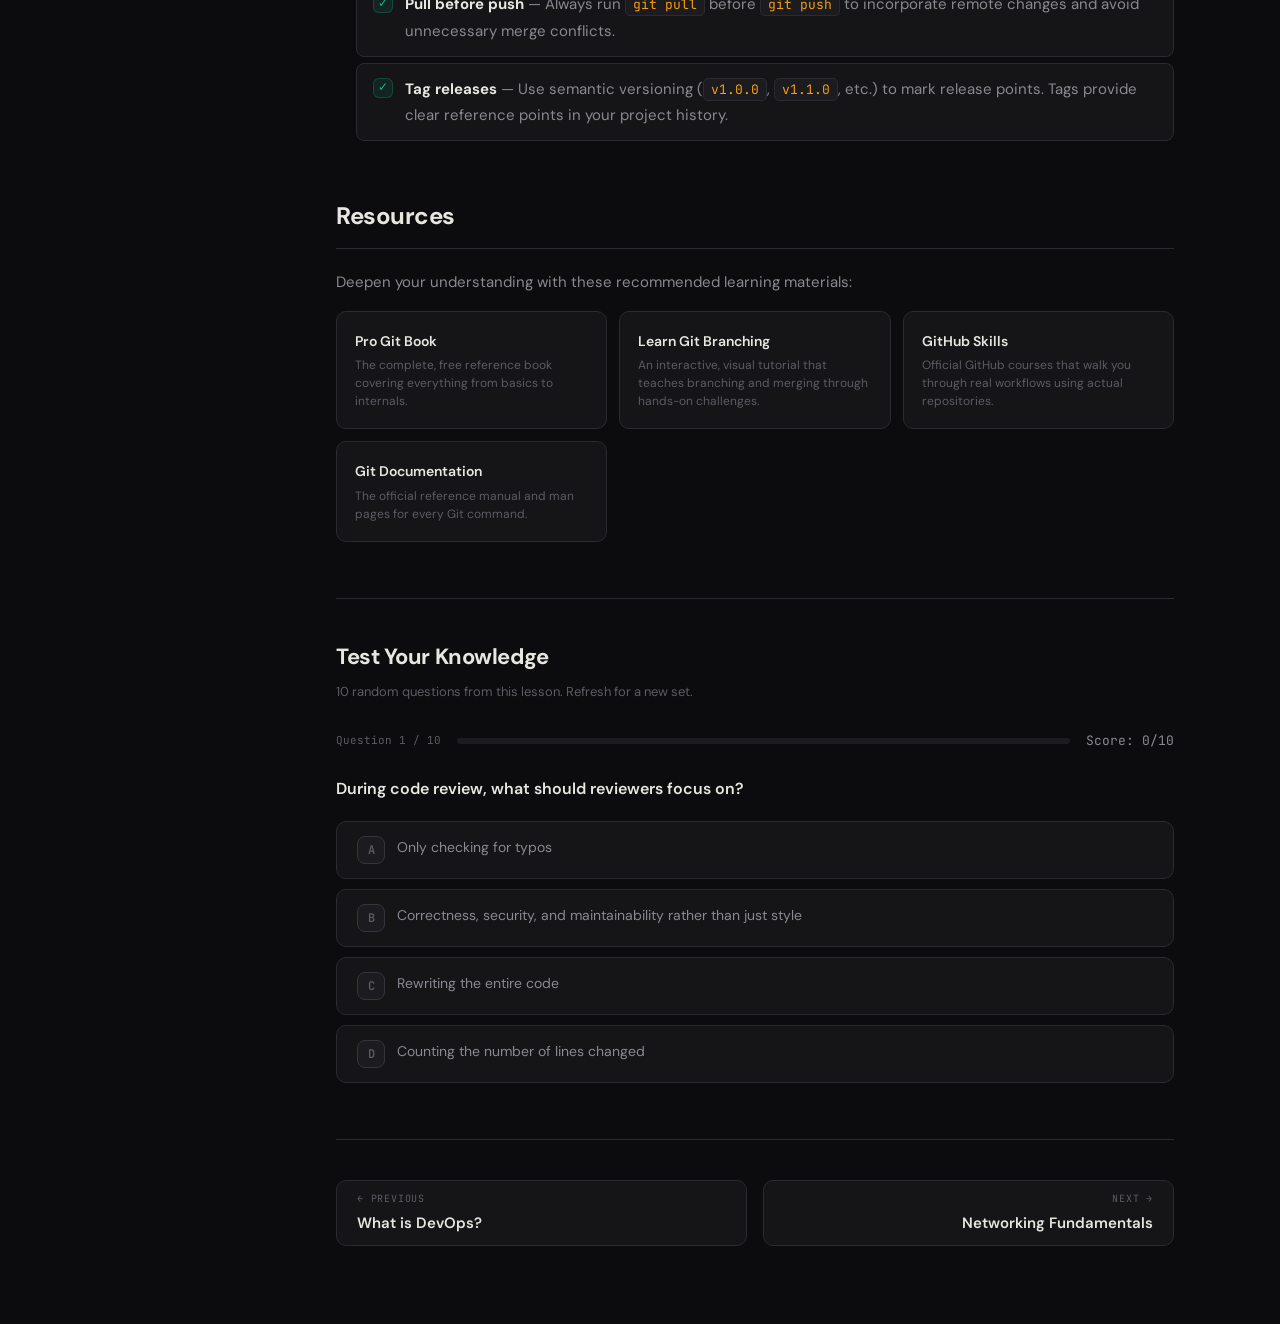
<file: topics/git-and-vcs.html>
<!DOCTYPE html>
<html lang="en">
<head>
<meta charset="UTF-8"/>
<meta name="viewport" content="width=device-width, initial-scale=1.0"/>
<title>Git &amp; Version Control — DevOps Easy Learning</title>
<link href="https://fonts.googleapis.com/css2?family=DM+Sans:wght@400;500;600;700&family=JetBrains+Mono:wght@400;500&display=swap" rel="stylesheet"/>
<link rel="stylesheet" href="../css/shared.css"/>
<style>
  /* ── Nav ─────────────────────────────────────────────── */
  .top-nav {
    position: fixed; top: 0; left: 0; right: 0;
    height: 56px;
    background: rgba(12,12,14,0.85);
    backdrop-filter: blur(14px);
    -webkit-backdrop-filter: blur(14px);
    border-bottom: 1px solid var(--border);
    display: flex; align-items: center; justify-content: space-between;
    padding: 0 28px;
    z-index: 100;
  }
  .top-nav .brand {
    font-weight: 700; font-size: 15px; color: var(--text);
    letter-spacing: -0.02em;
  }
  .top-nav .back-link {
    font-size: 13px; font-weight: 500;
    color: var(--text-dim);
    transition: color 0.2s;
  }
  .top-nav .back-link:hover { color: var(--text); }

  /* ── Layout ──────────────────────────────────────────── */
  .page-wrapper {
    position: relative; z-index: 1;
    display: flex;
    max-width: 1140px;
    margin: 0 auto;
    padding-top: 56px;
  }

  /* ── Sidebar / TOC ───────────────────────────────────── */
  .sidebar {
    position: sticky; top: 72px; align-self: flex-start;
    width: 230px; min-width: 230px;
    padding: 32px 0 32px 28px;
    height: calc(100vh - 72px);
    overflow-y: auto;
  }
  .sidebar-title {
    font-family: 'JetBrains Mono', monospace;
    font-size: 10px; font-weight: 500;
    text-transform: uppercase; letter-spacing: 0.1em;
    color: var(--text-muted); margin-bottom: 14px;
  }
  .sidebar ul { list-style: none; }
  .sidebar li { margin-bottom: 2px; }
  .sidebar a {
    display: block; padding: 6px 12px;
    font-size: 13px; color: var(--text-dim);
    border-radius: 6px; transition: background 0.15s, color 0.15s;
    line-height: 1.45;
  }
  .sidebar a:hover { background: var(--surface2); color: var(--text); }
  .sidebar a.active { color: var(--tier-found); background: var(--tier-found-bg); }

  /* Mobile TOC toggle */
  .toc-toggle {
    display: none;
    position: fixed; bottom: 24px; right: 24px;
    width: 48px; height: 48px;
    border-radius: 50%; border: 1px solid var(--border-light);
    background: var(--surface); color: var(--text);
    font-size: 20px; cursor: pointer; z-index: 200;
    align-items: center; justify-content: center;
    box-shadow: 0 4px 20px rgba(0,0,0,0.5);
  }
  .toc-mobile-overlay {
    display: none;
    position: fixed; inset: 0;
    background: rgba(0,0,0,0.6);
    z-index: 150;
  }
  .toc-mobile-overlay.open { display: block; }
  .toc-mobile-panel {
    display: none;
    position: fixed; bottom: 0; left: 0; right: 0;
    max-height: 65vh; overflow-y: auto;
    background: var(--surface);
    border-top: 1px solid var(--border-light);
    border-radius: 18px 18px 0 0;
    padding: 24px 20px 32px;
    z-index: 200;
    transform: translateY(100%);
    transition: transform 0.3s ease;
  }
  .toc-mobile-panel.open { display: block; transform: translateY(0); }

  /* ── Main content ────────────────────────────────────── */
  .content {
    flex: 1;
    min-width: 0;
    padding: 0 36px 80px;
  }

  /* ── Hero ─────────────────────────────────────────────── */
  .hero {
    padding: 56px 0 40px;
    border-bottom: 1px solid var(--border);
    margin-bottom: 48px;
  }
  .hero-icon {
    font-size: 44px; margin-bottom: 16px;
    display: inline-block;
  }
  .hero h1 {
    font-size: 36px; font-weight: 700;
    letter-spacing: -0.03em; margin-bottom: 12px;
    background: linear-gradient(135deg, var(--text) 0%, var(--text-dim) 100%);
    -webkit-background-clip: text;
    -webkit-text-fill-color: transparent;
  }
  .tier-badge {
    display: inline-block;
    font-family: 'JetBrains Mono', monospace;
    font-size: 11px; font-weight: 500;
    letter-spacing: 0.06em; text-transform: uppercase;
    padding: 5px 14px; border-radius: 8px;
    background: rgba(245,158,11,0.10);
    color: var(--tier-found);
    border: 1px solid var(--tier-found-border);
    margin-bottom: 16px;
  }
  .hero .subtitle {
    font-size: 16px; color: var(--text-dim);
    line-height: 1.65; max-width: 600px;
  }

  /* ── Section styling ─────────────────────────────────── */
  .section {
    margin-bottom: 56px;
    scroll-margin-top: 80px;
  }
  .section h2 {
    font-size: 24px; font-weight: 700;
    letter-spacing: -0.02em;
    margin-bottom: 20px;
    padding-bottom: 12px;
    border-bottom: 1px solid var(--border);
    color: var(--text);
  }
  .section h3 {
    font-size: 18px; font-weight: 600;
    margin: 28px 0 14px;
    color: var(--text);
    letter-spacing: -0.01em;
  }
  .section p {
    font-size: 15px; line-height: 1.75;
    color: var(--text-dim); margin-bottom: 14px;
  }
  .section ul, .section ol {
    padding-left: 20px; margin-bottom: 16px;
  }
  .section li {
    font-size: 15px; line-height: 1.75;
    color: var(--text-dim); margin-bottom: 6px;
  }
  .section li strong { color: var(--text); }

  /* ── Info cards (for step-by-step) ────────────────────── */
  .step-cards {
    display: flex; flex-direction: column; gap: 10px;
    margin: 16px 0 24px;
  }
  .step-card {
    display: flex; align-items: flex-start; gap: 14px;
    background: var(--surface);
    border: 1px solid var(--border);
    border-radius: 10px; padding: 16px 18px;
    transition: border-color 0.2s;
  }
  .step-card:hover { border-color: var(--border-light); }
  .step-num {
    flex-shrink: 0;
    width: 28px; height: 28px;
    border-radius: 8px;
    background: rgba(245,158,11,0.10);
    color: var(--tier-found);
    font-family: 'JetBrains Mono', monospace;
    font-size: 13px; font-weight: 600;
    display: flex; align-items: center; justify-content: center;
    border: 1px solid var(--tier-found-border);
  }
  .step-card p { margin: 0; font-size: 14px; }

  /* ── Code blocks ─────────────────────────────────────── */
  .code-block-wrapper {
    position: relative;
    margin: 16px 0 24px;
    border-radius: 10px;
    overflow: hidden;
    border: 1px solid var(--border);
  }
  .code-block-header {
    display: flex; align-items: center; justify-content: space-between;
    padding: 8px 14px;
    background: var(--surface);
    border-bottom: 1px solid var(--border);
    font-family: 'JetBrains Mono', monospace;
    font-size: 11px; color: var(--text-muted);
  }
  .copy-btn {
    background: none; border: 1px solid var(--border-light);
    color: var(--text-dim); font-family: 'JetBrains Mono', monospace;
    font-size: 11px; padding: 3px 10px; border-radius: 5px;
    cursor: pointer; transition: all 0.2s;
  }
  .copy-btn:hover {
    background: var(--surface2); color: var(--text);
    border-color: var(--text-muted);
  }
  .code-block-wrapper pre {
    margin: 0; padding: 18px 20px;
    background: var(--bg);
    overflow-x: auto;
    -webkit-overflow-scrolling: touch;
  }
  .code-block-wrapper code {
    font-family: 'JetBrains Mono', monospace;
    font-size: 13px; line-height: 1.7;
    color: var(--text);
  }
  .code-block-wrapper code .comment {
    color: var(--text-muted);
  }
  .code-block-wrapper code .cmd {
    color: var(--tier-found);
  }
  .code-block-wrapper code .flag {
    color: var(--tier-core);
  }
  .code-block-wrapper code .str {
    color: var(--tier-adv);
  }

  /* Inline code */
  .content :not(pre) > code {
    font-family: 'JetBrains Mono', monospace;
    font-size: 13px;
    background: var(--surface2);
    padding: 2px 7px;
    border-radius: 5px;
    border: 1px solid var(--border);
    color: var(--tier-found);
  }

  /* ── Checklist ───────────────────────────────────────── */
  .checklist {
    list-style: none; padding: 0; margin: 16px 0 24px;
  }
  .checklist li {
    display: flex; align-items: flex-start; gap: 12px;
    padding: 12px 16px;
    border-radius: 8px;
    margin-bottom: 6px;
    background: var(--surface);
    border: 1px solid var(--border);
    transition: border-color 0.2s;
  }
  .checklist li:hover { border-color: var(--border-light); }
  .check-icon {
    flex-shrink: 0; margin-top: 2px;
    width: 20px; height: 20px; border-radius: 6px;
    background: rgba(16,185,129,0.10);
    border: 1px solid rgba(16,185,129,0.25);
    display: flex; align-items: center; justify-content: center;
    color: var(--tier-adv); font-size: 12px;
  }

  /* ── Branching strategy cards ────────────────────────── */
  .strategy-grid {
    display: grid;
    grid-template-columns: repeat(auto-fit, minmax(250px, 1fr));
    gap: 14px;
    margin: 16px 0 24px;
  }
  .strategy-card {
    background: var(--surface);
    border: 1px solid var(--border);
    border-radius: 10px;
    padding: 20px;
    transition: border-color 0.2s;
  }
  .strategy-card:hover { border-color: var(--border-light); }
  .strategy-card h4 {
    font-size: 15px; font-weight: 600;
    margin-bottom: 8px; color: var(--text);
  }
  .strategy-card p {
    font-size: 13px; color: var(--text-dim);
    line-height: 1.6; margin: 0;
  }
  .strategy-card .branches {
    margin-top: 10px;
    display: flex; flex-wrap: wrap; gap: 6px;
  }
  .strategy-card .branch-tag {
    font-family: 'JetBrains Mono', monospace;
    font-size: 11px; padding: 3px 8px;
    background: var(--surface2);
    border: 1px solid var(--border-light);
    border-radius: 5px; color: var(--text-dim);
  }

  /* ── Resources ───────────────────────────────────────── */
  .resources-grid {
    display: grid;
    grid-template-columns: repeat(auto-fit, minmax(220px, 1fr));
    gap: 12px;
    margin: 16px 0;
  }
  .resource-card {
    background: var(--surface);
    border: 1px solid var(--border);
    border-radius: 10px;
    padding: 18px;
    transition: border-color 0.2s, background 0.2s;
    display: block;
    text-decoration: none;
  }
  .resource-card:hover {
    border-color: var(--border-light);
    background: var(--surface2);
  }
  .resource-card .res-title {
    font-size: 14px; font-weight: 600;
    color: var(--text); margin-bottom: 4px;
  }
  .resource-card .res-desc {
    font-size: 12px; color: var(--text-muted);
    line-height: 1.5;
  }

  /* ── Footer nav ──────────────────────────────────────── */
  .footer-nav {
    display: flex;
    justify-content: space-between;
    align-items: stretch;
    gap: 16px;
    padding-top: 40px;
    border-top: 1px solid var(--border);
    margin-top: 56px;
  }
  .footer-link {
    flex: 1;
    display: flex; flex-direction: column; justify-content: center;
    padding: 20px 22px;
    background: var(--surface);
    border: 1px solid var(--border);
    border-radius: 10px;
    text-decoration: none;
    transition: border-color 0.2s, background 0.2s;
  }
  .footer-link:hover {
    border-color: var(--border-light);
    background: var(--surface2);
  }
  .footer-link.disabled {
    opacity: 0.45;
    pointer-events: none;
  }
  .footer-link .fl-label {
    font-family: 'JetBrains Mono', monospace;
    font-size: 10px; text-transform: uppercase;
    letter-spacing: 0.08em; color: var(--text-muted);
    margin-bottom: 4px;
  }
  .footer-link .fl-title {
    font-size: 15px; font-weight: 600; color: var(--text);
  }
  .footer-link.disabled .fl-title { color: var(--text-muted); }
  .footer-link.next { text-align: right; }

  /* ── Responsive ──────────────────────────────────────── */
  @media (max-width: 860px) {
    .sidebar { display: none; }
    .toc-toggle { display: flex; }
    .content { padding: 0 20px 80px; }
    .hero h1 { font-size: 28px; }
    .strategy-grid { grid-template-columns: 1fr; }
  }
  @media (max-width: 480px) {
    .top-nav { padding: 0 16px; }
    .top-nav .brand { font-size: 13px; }
    .content { padding: 0 14px 80px; }
    .hero { padding: 36px 0 28px; }
    .hero h1 { font-size: 24px; }
    .hero .subtitle { font-size: 14px; }
    .section h2 { font-size: 20px; }
    .footer-nav { flex-direction: column; }
  }
</style>
</head>
<body>
<div class="noise"></div>

<!-- ── Top Navigation ──────────────────────────────────── -->
<nav class="top-nav">
  <span class="brand">DevOps Easy Learning</span>
  <a href="../index.html" class="back-link">&#8592; Back to Roadmap</a>
</nav>

<div class="page-wrapper">

  <!-- ── Sidebar / Table of Contents ───────────────────── -->
  <aside class="sidebar">
    <div class="sidebar-title">On this page</div>
    <ul>
      <li><a href="#what-is-git">What is Git?</a></li>
      <li><a href="#what-is-github">What is GitHub?</a></li>
      <li><a href="#setting-up">Setting Up Accounts</a></li>
      <li><a href="#ssh-keys">SSH Keys</a></li>
      <li><a href="#personal-access-tokens">Access Tokens</a></li>
      <li><a href="#git-fundamentals">Git Fundamentals</a></li>
      <li><a href="#branching-merging">Branching &amp; Merging</a></li>
      <li><a href="#pull-requests">Pull Requests</a></li>
      <li><a href="#best-practices">Best Practices</a></li>
      <li><a href="#resources">Resources</a></li>
      <li><a href="#quiz">Quiz</a></li>
    </ul>
  </aside>

  <!-- ── Main Content ──────────────────────────────────── -->
  <main class="content">

    <!-- Hero -->
    <header class="hero">
      <div class="hero-icon">&#x1F500;</div>
      <h1>Git &amp; Version Control</h1>
      <div class="tier-badge">Tier 1 &middot; Foundations</div>
      <p class="subtitle">Branching, merging, workflows &mdash; the backbone of modern software development.</p>
    </header>

    <!-- ────────────────────────────────────────────────── -->
    <!-- Section 1: What is Git? -->
    <!-- ────────────────────────────────────────────────── -->
    <section id="what-is-git" class="section">
      <h2>What is Git?</h2>
      <p>Git is a <strong>DevOps tool</strong> used for source code management. It is a free, open-source <strong>distributed version control system</strong> that tracks changes in any set of files, enabling multiple developers to work together on a project without overwriting each other's contributions.</p>
      <p>Created by <strong>Linus Torvalds</strong> in 2005 for managing the development of the Linux kernel, Git has become the standard version control system used across the software industry.</p>

      <h3>Key Concepts</h3>
      <ul>
        <li><strong>Repository (repo)</strong> &mdash; A project folder tracked by Git, containing all files and their complete history of changes.</li>
        <li><strong>Commit</strong> &mdash; A snapshot of your changes at a point in time, with a descriptive message explaining what was changed and why.</li>
        <li><strong>Branch</strong> &mdash; An independent line of development that lets you work on features or fixes without affecting the main codebase.</li>
        <li><strong>Merge</strong> &mdash; The process of integrating changes from one branch into another.</li>
      </ul>

      <h3>Why Git Matters for DevOps</h3>
      <p>In a DevOps world, <em>everything</em> is version-controlled &mdash; not just application code, but also infrastructure definitions (IaC), CI/CD pipeline configurations, documentation, and operational scripts. Git is the single source of truth that makes collaboration, automation, and auditability possible.</p>
    </section>

    <!-- ────────────────────────────────────────────────── -->
    <!-- Section 2: What is GitHub? -->
    <!-- ────────────────────────────────────────────────── -->
    <section id="what-is-github" class="section">
      <h2>What is GitHub?</h2>
      <p>GitHub is an <strong>online software development platform</strong> used for storing, tracking, and collaborating on software projects. It hosts Git repositories in the cloud and layers on powerful collaboration features such as pull requests, issues, project boards, and GitHub Actions for CI/CD.</p>

      <h3>Git vs GitHub</h3>
      <p><strong>Git</strong> is the version control tool that runs on your local machine. <strong>GitHub</strong> is a hosting platform that adds collaboration features on top of Git. You can use Git without GitHub, but GitHub needs Git to function.</p>

      <h3>Other Platforms</h3>
      <ul>
        <li><strong>GitLab</strong> &mdash; An all-in-one DevOps platform with built-in CI/CD, container registry, and more.</li>
        <li><strong>Bitbucket</strong> &mdash; Atlassian&rsquo;s Git hosting service, integrates tightly with Jira and Trello.</li>
        <li><strong>Azure DevOps</strong> &mdash; Microsoft&rsquo;s platform combining repos, pipelines, boards, and artifacts.</li>
      </ul>
    </section>

    <!-- ────────────────────────────────────────────────── -->
    <!-- Section 3: Setting Up Accounts -->
    <!-- ────────────────────────────────────────────────── -->
    <section id="setting-up" class="section">
      <h2>Setting Up &mdash; Opening Accounts</h2>
      <p>Before you start working with Git, you need an account on a hosting platform. Here&rsquo;s how to get started:</p>

      <h3>GitHub</h3>
      <div class="step-cards">
        <div class="step-card">
          <div class="step-num">1</div>
          <p>Go to <a href="https://github.com" target="_blank" rel="noopener">github.com</a></p>
        </div>
        <div class="step-card">
          <div class="step-num">2</div>
          <p>Click <strong>"Sign up"</strong> in the top-right corner</p>
        </div>
        <div class="step-card">
          <div class="step-num">3</div>
          <p>Follow the registration instructions &mdash; enter your email, create a password, and choose a username</p>
        </div>
      </div>

      <h3>GitLab</h3>
      <div class="step-cards">
        <div class="step-card">
          <div class="step-num">1</div>
          <p>Go to <a href="https://gitlab.com" target="_blank" rel="noopener">gitlab.com</a></p>
        </div>
        <div class="step-card">
          <div class="step-num">2</div>
          <p>Click <strong>"Register"</strong> and sign up with your email, or use your Google, GitHub, or Bitbucket account</p>
        </div>
      </div>
    </section>

    <!-- ────────────────────────────────────────────────── -->
    <!-- Section 4: SSH Keys -->
    <!-- ────────────────────────────────────────────────── -->
    <section id="ssh-keys" class="section">
      <h2>SSH Keys</h2>
      <p>SSH keys allow you to authenticate with GitHub (or GitLab) securely without entering your username and password each time you push or pull.</p>

      <h3>How to Add an SSH Key to GitHub</h3>
      <div class="step-cards">
        <div class="step-card">
          <div class="step-num">1</div>
          <p>Open your terminal</p>
        </div>
        <div class="step-card">
          <div class="step-num">2</div>
          <div>
            <p>Run the following command to display your public key:</p>
            <div class="code-block-wrapper" style="margin-top:10px; margin-bottom:0;">
              <div class="code-block-header"><span>bash</span><button class="copy-btn" onclick="copyCode(this)">Copy</button></div>
              <pre><code>cat ~/.ssh/id_rsa.pub</code></pre>
            </div>
          </div>
        </div>
        <div class="step-card">
          <div class="step-num">3</div>
          <p>Copy the entire contents of the output to your clipboard</p>
        </div>
        <div class="step-card">
          <div class="step-num">4</div>
          <p>Log in to your <a href="https://github.com" target="_blank" rel="noopener">GitHub</a> account</p>
        </div>
        <div class="step-card">
          <div class="step-num">5</div>
          <p>Click on the drop-down menu (your profile icon in the top-right) &rarr; <strong>Settings</strong></p>
        </div>
        <div class="step-card">
          <div class="step-num">6</div>
          <p>Navigate to <strong>"SSH and GPG keys"</strong> in the left sidebar</p>
        </div>
        <div class="step-card">
          <div class="step-num">7</div>
          <p>Click <strong>"New SSH key"</strong></p>
        </div>
        <div class="step-card">
          <div class="step-num">8</div>
          <p>Enter a descriptive name in the <strong>Title</strong> field (e.g., "Work Laptop")</p>
        </div>
        <div class="step-card">
          <div class="step-num">9</div>
          <p>Paste your key in the <strong>Key</strong> field</p>
        </div>
        <div class="step-card">
          <div class="step-num">10</div>
          <p>Click <strong>"Add SSH key"</strong></p>
        </div>
      </div>

      <h3>How to Generate an SSH Key</h3>
      <p>If you don't have an SSH key yet, generate one with the following command:</p>
      <div class="code-block-wrapper">
        <div class="code-block-header"><span>bash</span><button class="copy-btn" onclick="copyCode(this)">Copy</button></div>
        <pre><code>ssh-keygen -t rsa -b 4096 -C "your_email@example.com"</code></pre>
      </div>
      <p>Follow the prompts to choose a file location (press Enter for the default) and optionally set a passphrase. Your key pair will be saved to <code>~/.ssh/</code>.</p>

      <h3>How to Delete an SSH Key</h3>
      <p>To remove an SSH key from your GitHub account, go to <strong>Settings &rarr; SSH and GPG keys</strong> and click <strong>"Delete"</strong> next to the key you want to remove.</p>
    </section>

    <!-- ────────────────────────────────────────────────── -->
    <!-- Section 5: Personal Access Tokens -->
    <!-- ────────────────────────────────────────────────── -->
    <section id="personal-access-tokens" class="section">
      <h2>Personal Access Tokens</h2>
      <p>Personal access tokens (PATs) are an alternative to SSH keys for authenticating with GitHub, especially useful for HTTPS-based operations and API access.</p>

      <div class="step-cards">
        <div class="step-card">
          <div class="step-num">1</div>
          <p>Log in to your <a href="https://github.com" target="_blank" rel="noopener">GitHub</a> account</p>
        </div>
        <div class="step-card">
          <div class="step-num">2</div>
          <p>Click on the drop-down menu (profile icon) &rarr; <strong>Settings</strong></p>
        </div>
        <div class="step-card">
          <div class="step-num">3</div>
          <p>Scroll down to <strong>"Developer settings"</strong> at the bottom of the left sidebar</p>
        </div>
        <div class="step-card">
          <div class="step-num">4</div>
          <p>Click <strong>"Personal access tokens"</strong></p>
        </div>
        <div class="step-card">
          <div class="step-num">5</div>
          <p>Choose between <strong>"Fine-grained tokens"</strong> (recommended) or <strong>"Tokens (classic)"</strong></p>
        </div>
        <div class="step-card">
          <div class="step-num">6</div>
          <p>Click <strong>"Generate new token"</strong></p>
        </div>
        <div class="step-card">
          <div class="step-num">7</div>
          <p>You may be asked to confirm access &mdash; enter your password if prompted</p>
        </div>
        <div class="step-card">
          <div class="step-num">8</div>
          <p>Configure a <strong>token name</strong>, <strong>expiration date</strong>, and select the required <strong>permissions / scopes</strong></p>
        </div>
        <div class="step-card">
          <div class="step-num">9</div>
          <p><strong>Copy and save the token immediately</strong> &mdash; you won&rsquo;t be able to see it again!</p>
        </div>
      </div>
    </section>

    <!-- ────────────────────────────────────────────────── -->
    <!-- Section 6: Git Fundamentals -->
    <!-- ────────────────────────────────────────────────── -->
    <section id="git-fundamentals" class="section">
      <h2>Git Fundamentals</h2>
      <p>These are the core commands you will use every day. Understanding them is essential before moving on to branching strategies and collaboration workflows.</p>

      <div class="code-block-wrapper">
        <div class="code-block-header"><span>bash</span><button class="copy-btn" onclick="copyCode(this)">Copy</button></div>
        <pre><code><span class="comment"># Initialize a new repository</span>
<span class="cmd">git init</span>

<span class="comment"># Clone an existing repository</span>
<span class="cmd">git clone</span> <span class="flag">&lt;url&gt;</span>

<span class="comment"># Check the status of your working directory</span>
<span class="cmd">git status</span>

<span class="comment"># Stage changes for commit</span>
<span class="cmd">git add</span> <span class="flag">&lt;file&gt;</span>        <span class="comment"># Stage a specific file</span>
<span class="cmd">git add</span> <span class="flag">.</span>             <span class="comment"># Stage all changes</span>

<span class="comment"># Commit staged changes</span>
<span class="cmd">git commit</span> <span class="flag">-m</span> <span class="str">"Your commit message"</span>

<span class="comment"># Push changes to remote</span>
<span class="cmd">git push</span> <span class="flag">origin</span> <span class="str">&lt;branch&gt;</span>

<span class="comment"># Pull latest changes from remote</span>
<span class="cmd">git pull</span> <span class="flag">origin</span> <span class="str">&lt;branch&gt;</span></code></pre>
      </div>
    </section>

    <!-- ────────────────────────────────────────────────── -->
    <!-- Section 7: Branching & Merging -->
    <!-- ────────────────────────────────────────────────── -->
    <section id="branching-merging" class="section">
      <h2>Branching &amp; Merging</h2>
      <p>A <strong>branch</strong> is an independent line of development. Branches let you work on features, bug fixes, or experiments in isolation without affecting the main codebase.</p>

      <h3>Branch Commands</h3>
      <div class="code-block-wrapper">
        <div class="code-block-header"><span>bash</span><button class="copy-btn" onclick="copyCode(this)">Copy</button></div>
        <pre><code><span class="comment"># Create and switch to a new branch</span>
<span class="cmd">git checkout</span> <span class="flag">-b</span> <span class="str">feature/my-feature</span>

<span class="comment"># List all branches</span>
<span class="cmd">git branch</span> <span class="flag">-a</span>

<span class="comment"># Switch branches</span>
<span class="cmd">git checkout</span> <span class="str">main</span>

<span class="comment"># Merge a branch into current branch</span>
<span class="cmd">git merge</span> <span class="str">feature/my-feature</span>

<span class="comment"># Delete a branch</span>
<span class="cmd">git branch</span> <span class="flag">-d</span> <span class="str">feature/my-feature</span></code></pre>
      </div>

      <h3>Branching Strategies</h3>
      <div class="strategy-grid">
        <div class="strategy-card">
          <h4>Gitflow</h4>
          <p>A structured model with dedicated branches for features, releases, and hotfixes. Best for projects with scheduled releases.</p>
          <div class="branches">
            <span class="branch-tag">main</span>
            <span class="branch-tag">develop</span>
            <span class="branch-tag">feature/*</span>
            <span class="branch-tag">release/*</span>
            <span class="branch-tag">hotfix/*</span>
          </div>
        </div>
        <div class="strategy-card">
          <h4>Trunk-Based Development</h4>
          <p>Short-lived feature branches merged frequently into <code>main</code>. Encourages continuous integration and reduces merge conflicts.</p>
          <div class="branches">
            <span class="branch-tag">main</span>
            <span class="branch-tag">short-lived branches</span>
          </div>
        </div>
        <div class="strategy-card">
          <h4>GitHub Flow</h4>
          <p>A simple, lightweight model: <code>main</code> plus feature branches with pull requests. Ideal for continuous deployment.</p>
          <div class="branches">
            <span class="branch-tag">main</span>
            <span class="branch-tag">feature branches</span>
            <span class="branch-tag">pull requests</span>
          </div>
        </div>
      </div>

      <h3>Rebasing vs Merging</h3>
      <p><strong>Merge</strong> preserves the full history by creating a merge commit that ties two branches together. It shows exactly when branches diverged and converged.</p>
      <p><strong>Rebase</strong> rewrites the commit history by replaying your changes on top of the target branch, producing a clean, linear log. While this makes the history easier to read, it should never be used on shared/public branches since it rewrites commits other people may depend on.</p>
    </section>

    <!-- ────────────────────────────────────────────────── -->
    <!-- Section 8: Pull Requests & Code Review -->
    <!-- ────────────────────────────────────────────────── -->
    <section id="pull-requests" class="section">
      <h2>Pull Requests &amp; Code Review</h2>
      <p>A <strong>pull request (PR)</strong> is a proposal to merge changes from one branch into another. It is the primary mechanism for code review and collaboration in modern software development.</p>

      <h3>PR Workflow</h3>
      <div class="step-cards">
        <div class="step-card">
          <div class="step-num">1</div>
          <p>Create a new branch from <code>main</code></p>
        </div>
        <div class="step-card">
          <div class="step-num">2</div>
          <p>Make your changes and commit them</p>
        </div>
        <div class="step-card">
          <div class="step-num">3</div>
          <p>Push the branch to the remote repository</p>
        </div>
        <div class="step-card">
          <div class="step-num">4</div>
          <p>Open a pull request on GitHub (or your platform of choice)</p>
        </div>
        <div class="step-card">
          <div class="step-num">5</div>
          <p>Team members review the code, leave comments, and suggest changes</p>
        </div>
        <div class="step-card">
          <div class="step-num">6</div>
          <p>Address feedback, push additional commits if needed</p>
        </div>
        <div class="step-card">
          <div class="step-num">7</div>
          <p>Once approved, merge the pull request into <code>main</code></p>
        </div>
      </div>

      <h3>Code Review Best Practices</h3>
      <ul>
        <li><strong>Review for logic, not style</strong> &mdash; Use linters and formatters to handle style; focus your review on correctness, security, and maintainability.</li>
        <li><strong>Be constructive</strong> &mdash; Suggest improvements rather than simply pointing out problems. Explain <em>why</em> something should change.</li>
        <li><strong>Approve or request changes</strong> &mdash; Don&rsquo;t leave a review in limbo. Either approve, request specific changes, or leave a comment.</li>
      </ul>
    </section>

    <!-- ────────────────────────────────────────────────── -->
    <!-- Section 9: Best Practices -->
    <!-- ────────────────────────────────────────────────── -->
    <section id="best-practices" class="section">
      <h2>Best Practices</h2>
      <p>Follow these guidelines to keep your repositories clean, your team productive, and your secrets safe.</p>

      <ul class="checklist">
        <li>
          <span class="check-icon">&#10003;</span>
          <div><strong>Use <code>.gitignore</code></strong> &mdash; Never commit secrets, credentials, <code>node_modules</code>, build artifacts, or OS-specific files. Create a <code>.gitignore</code> at the root of every repo.</div>
        </li>
        <li>
          <span class="check-icon">&#10003;</span>
          <div><strong>Write meaningful commit messages</strong> &mdash; Describe <em>what</em> changed and <em>why</em>, not just what files were touched. Good messages make debugging and auditing much easier.</div>
        </li>
        <li>
          <span class="check-icon">&#10003;</span>
          <div><strong>Keep commits small and focused</strong> &mdash; Each commit should represent one logical change. This makes reviews simpler and reverts safer.</div>
        </li>
        <li>
          <span class="check-icon">&#10003;</span>
          <div><strong>Use branch protection rules</strong> &mdash; Require code reviews and passing CI checks before merging to <code>main</code>. This prevents accidental breakage.</div>
        </li>
        <li>
          <span class="check-icon">&#10003;</span>
          <div><strong>Never commit secrets</strong> &mdash; Use environment variables, secret managers (e.g., HashiCorp Vault, AWS Secrets Manager), or <code>.env</code> files that are git-ignored.</div>
        </li>
        <li>
          <span class="check-icon">&#10003;</span>
          <div><strong>Pull before push</strong> &mdash; Always run <code>git pull</code> before <code>git push</code> to incorporate remote changes and avoid unnecessary merge conflicts.</div>
        </li>
        <li>
          <span class="check-icon">&#10003;</span>
          <div><strong>Tag releases</strong> &mdash; Use semantic versioning (<code>v1.0.0</code>, <code>v1.1.0</code>, etc.) to mark release points. Tags provide clear reference points in your project history.</div>
        </li>
      </ul>
    </section>

    <!-- ────────────────────────────────────────────────── -->
    <!-- Resources -->
    <!-- ────────────────────────────────────────────────── -->
    <section id="resources" class="section">
      <h2>Resources</h2>
      <p>Deepen your understanding with these recommended learning materials:</p>

      <div class="resources-grid">
        <a class="resource-card" href="https://git-scm.com/book/en/v2" target="_blank" rel="noopener">
          <div class="res-title">Pro Git Book</div>
          <div class="res-desc">The complete, free reference book covering everything from basics to internals.</div>
        </a>
        <a class="resource-card" href="https://learngitbranching.js.org/" target="_blank" rel="noopener">
          <div class="res-title">Learn Git Branching</div>
          <div class="res-desc">An interactive, visual tutorial that teaches branching and merging through hands-on challenges.</div>
        </a>
        <a class="resource-card" href="https://skills.github.com/" target="_blank" rel="noopener">
          <div class="res-title">GitHub Skills</div>
          <div class="res-desc">Official GitHub courses that walk you through real workflows using actual repositories.</div>
        </a>
        <a class="resource-card" href="https://git-scm.com/doc" target="_blank" rel="noopener">
          <div class="res-title">Git Documentation</div>
          <div class="res-desc">The official reference manual and man pages for every Git command.</div>
        </a>
      </div>
    </section>

    <!-- Quiz Section -->
    <section class="quiz-section" id="quiz">
      <h2>Test Your Knowledge</h2>
      <p class="quiz-subtitle">10 random questions from this lesson. Refresh for a new set.</p>
      <div id="quiz-container"></div>
    </section>

    <!-- ── Footer Navigation ──────────────────────────── -->
    <nav class="footer-nav">
      <a href="what-is-devops.html" class="footer-link prev">
        <span class="fl-label">&larr; Previous</span>
        <span class="fl-title">What is DevOps?</span>
      </a>
      <a href="networking-fundamentals.html" class="footer-link next">
        <span class="fl-label">Next &rarr;</span>
        <span class="fl-title">Networking Fundamentals</span>
      </a>
    </nav>

  </main>
</div>

<!-- ── Mobile TOC ──────────────────────────────────────── -->
<button class="toc-toggle" id="tocToggle" aria-label="Table of contents">&#9776;</button>
<div class="toc-mobile-overlay" id="tocOverlay"></div>
<div class="toc-mobile-panel" id="tocPanel">
  <div class="sidebar-title">On this page</div>
  <ul style="list-style:none;">
    <li><a href="#what-is-git" onclick="closeToc()">What is Git?</a></li>
    <li><a href="#what-is-github" onclick="closeToc()">What is GitHub?</a></li>
    <li><a href="#setting-up" onclick="closeToc()">Setting Up Accounts</a></li>
    <li><a href="#ssh-keys" onclick="closeToc()">SSH Keys</a></li>
    <li><a href="#personal-access-tokens" onclick="closeToc()">Access Tokens</a></li>
    <li><a href="#git-fundamentals" onclick="closeToc()">Git Fundamentals</a></li>
    <li><a href="#branching-merging" onclick="closeToc()">Branching &amp; Merging</a></li>
    <li><a href="#pull-requests" onclick="closeToc()">Pull Requests</a></li>
    <li><a href="#best-practices" onclick="closeToc()">Best Practices</a></li>
    <li><a href="#resources" onclick="closeToc()">Resources</a></li>
    <li><a href="#quiz" onclick="closeToc()">Quiz</a></li>
  </ul>
</div>

<script>
  // ── Copy code button ────────────────────────────────
  function copyCode(btn) {
    const code = btn.closest('.code-block-wrapper').querySelector('code');
    const text = code.innerText;
    navigator.clipboard.writeText(text).then(() => {
      btn.textContent = 'Copied!';
      setTimeout(() => { btn.textContent = 'Copy'; }, 1800);
    });
  }

  // ── Mobile TOC ──────────────────────────────────────
  const tocToggle  = document.getElementById('tocToggle');
  const tocOverlay = document.getElementById('tocOverlay');
  const tocPanel   = document.getElementById('tocPanel');

  function openToc() {
    tocOverlay.classList.add('open');
    tocPanel.classList.add('open');
  }
  function closeToc() {
    tocOverlay.classList.remove('open');
    tocPanel.classList.remove('open');
  }
  tocToggle.addEventListener('click', () => {
    tocPanel.classList.contains('open') ? closeToc() : openToc();
  });
  tocOverlay.addEventListener('click', closeToc);

  // ── Active sidebar link on scroll ───────────────────
  const sections = document.querySelectorAll('.section');
  const sidebarLinks = document.querySelectorAll('.sidebar a');

  function updateActive() {
    let current = '';
    sections.forEach(sec => {
      const top = sec.getBoundingClientRect().top;
      if (top <= 120) current = sec.id;
    });
    sidebarLinks.forEach(link => {
      link.classList.toggle('active', link.getAttribute('href') === '#' + current);
    });
  }
  window.addEventListener('scroll', updateActive, { passive: true });
  updateActive();

  // ── Quiz Engine ──────────────────────────────────────
  const QUESTIONS = [
    // Questions 1-6: What is Git?
    {
      q: "What is Git?",
      options: ["A programming language", "A distributed version control system", "A cloud hosting platform", "A text editor"],
      correct: 1,
      explanation: "Git is a free, open-source distributed version control system designed to track changes in source code during software development."
    },
    {
      q: "Who created Git?",
      options: ["Bill Gates", "Guido van Rossum", "Linus Torvalds", "Mark Zuckerberg"],
      correct: 2,
      explanation: "Linus Torvalds created Git in 2005 to manage the development of the Linux kernel after the relationship with BitKeeper broke down."
    },
    {
      q: "What year was Git created?",
      options: ["2000", "2003", "2005", "2008"],
      correct: 2,
      explanation: "Git was created in 2005 by Linus Torvalds for managing the Linux kernel source code."
    },
    {
      q: "Git is what type of version control system?",
      options: ["Centralized", "Distributed", "Linear", "Hierarchical"],
      correct: 1,
      explanation: "Git is a distributed version control system, meaning every developer has a full copy of the repository history on their local machine."
    },
    {
      q: "What is a Git repository?",
      options: ["A website for sharing code", "A project folder tracked by Git containing files and their history", "A type of database", "An online backup service"],
      correct: 1,
      explanation: "A Git repository (repo) is a project folder tracked by Git that contains all files and their complete history of changes."
    },
    {
      q: "What is a commit in Git?",
      options: ["A request to merge branches", "A snapshot of your changes at a point in time", "A copy of the remote repository", "A file that tracks merge conflicts"],
      correct: 1,
      explanation: "A commit is a snapshot of your changes at a specific point in time, accompanied by a descriptive message explaining what was changed and why."
    },
    // Questions 7-11: What is GitHub?
    {
      q: "What is GitHub?",
      options: ["A version control tool that runs locally", "An online platform for hosting and collaborating on Git repositories", "A Git command-line extension", "A code compiler"],
      correct: 1,
      explanation: "GitHub is an online software development platform used for storing, tracking, and collaborating on software projects using Git repositories."
    },
    {
      q: "How does GitHub differ from Git?",
      options: ["GitHub is a local tool; Git is cloud-based", "Git is the version control tool; GitHub is a hosting platform with collaboration features", "They are the same thing", "GitHub replaced Git in 2010"],
      correct: 1,
      explanation: "Git is the version control tool that runs on your local machine, while GitHub is a hosting platform that adds collaboration features like pull requests and issues on top of Git."
    },
    {
      q: "Which of these is NOT a Git hosting platform?",
      options: ["GitLab", "Bitbucket", "Jenkins", "Azure DevOps"],
      correct: 2,
      explanation: "Jenkins is a continuous integration/continuous delivery (CI/CD) automation server, not a Git hosting platform. GitLab, Bitbucket, and Azure DevOps all provide Git repository hosting."
    },
    {
      q: "What collaboration feature does GitHub add on top of Git?",
      options: ["Branching", "Committing", "Pull requests and code review", "File tracking"],
      correct: 2,
      explanation: "GitHub adds collaboration features such as pull requests, issues, project boards, and GitHub Actions on top of Git's core version control capabilities."
    },
    {
      q: "GitHub is primarily used for what?",
      options: ["Designing user interfaces", "Storing, tracking, and collaborating on software projects", "Running production servers", "Managing databases"],
      correct: 1,
      explanation: "GitHub is an online software development platform primarily used for storing, tracking, and collaborating on software projects."
    },
    // Questions 12-15: Setting Up Accounts
    {
      q: "To create a GitHub account, you need to...",
      options: ["Install Git on your machine first", "Pay a monthly subscription", "Visit github.com and sign up with an email", "Download the GitHub desktop app"],
      correct: 2,
      explanation: "To create a GitHub account, you visit github.com, click 'Sign up', and follow the registration instructions with your email, password, and username."
    },
    {
      q: "Which of these platforms offers free unlimited private repositories?",
      options: ["None of them", "GitHub only", "Both GitHub and GitLab", "Bitbucket only"],
      correct: 2,
      explanation: "Both GitHub and GitLab offer free unlimited private repositories, making them accessible for personal and small team projects."
    },
    {
      q: "What is required to sign up for GitLab?",
      options: ["A paid license key", "An email address or a Google/GitHub/Bitbucket account", "A Linux operating system", "A corporate domain email"],
      correct: 1,
      explanation: "You can sign up for GitLab using your email address, or by authenticating with your Google, GitHub, or Bitbucket account."
    },
    {
      q: "What is the first step to start using Git for collaboration?",
      options: ["Install a code editor", "Create an account on a hosting platform like GitHub", "Learn a programming language", "Buy a server"],
      correct: 1,
      explanation: "Before working with Git collaboratively, you need an account on a hosting platform such as GitHub or GitLab to store and share your repositories."
    },
    // Questions 16-22: SSH Keys
    {
      q: "What command displays your SSH public key?",
      options: ["ssh-keygen -show", "cat ~/.ssh/id_rsa.pub", "git ssh --list", "ssh --display-key"],
      correct: 1,
      explanation: "The command 'cat ~/.ssh/id_rsa.pub' displays the contents of your SSH public key file, which you can then copy to GitHub."
    },
    {
      q: "Where is the SSH public key typically located?",
      options: ["/etc/ssh/keys/", "~/.ssh/id_rsa.pub", "~/git/ssh_key.pub", "/usr/local/ssh/public.key"],
      correct: 1,
      explanation: "By default, SSH keys are stored in the ~/.ssh/ directory, with the public key in id_rsa.pub and the private key in id_rsa."
    },
    {
      q: "What is the purpose of an SSH key in Git?",
      options: ["To encrypt your source code", "To authenticate securely without entering username and password each time", "To sign your commits with a digital signature", "To compress repository data"],
      correct: 1,
      explanation: "SSH keys allow you to authenticate with GitHub or GitLab securely without entering your username and password each time you push or pull."
    },
    {
      q: "How do you generate a new SSH key?",
      options: ["git ssh-keygen new", "ssh-keygen -t rsa -b 4096 -C \"email\"", "github --create-ssh", "openssl genrsa -ssh"],
      correct: 1,
      explanation: "The command 'ssh-keygen -t rsa -b 4096 -C \"your_email@example.com\"' generates a new SSH key pair with RSA encryption at 4096 bits."
    },
    {
      q: "What does the -t flag specify when generating an SSH key?",
      options: ["The token name", "The key type (e.g., rsa)", "The target server", "The time-to-live"],
      correct: 1,
      explanation: "The -t flag specifies the type of key to create, such as 'rsa' for RSA encryption."
    },
    {
      q: "After generating an SSH key, where do you add the public key?",
      options: ["In your .gitignore file", "In your repository's README", "In your GitHub account under Settings > SSH and GPG keys", "In your git config file"],
      correct: 2,
      explanation: "After generating an SSH key, you add the public key to your GitHub account by navigating to Settings > SSH and GPG keys > New SSH key."
    },
    {
      q: "What does -b 4096 specify when generating an SSH key?",
      options: ["The backup count", "The number of bits in the key (key strength)", "The block size", "The buffer size"],
      correct: 1,
      explanation: "The -b 4096 flag specifies the number of bits in the key, with 4096 bits providing strong encryption security."
    },
    // Questions 23-28: Personal Access Tokens
    {
      q: "What is a Personal Access Token (PAT) used for?",
      options: ["Encrypting repository data", "Authenticating with GitHub for HTTPS operations and API access", "Creating new repositories automatically", "Managing branch permissions"],
      correct: 1,
      explanation: "Personal access tokens are an alternative to SSH keys for authenticating with GitHub, especially useful for HTTPS-based operations and API access."
    },
    {
      q: "Where do you find Developer Settings in GitHub?",
      options: ["In the repository settings", "At the bottom of the left sidebar in your account Settings", "In the GitHub CLI", "In the .git/config file"],
      correct: 1,
      explanation: "Developer settings can be found by going to your GitHub account Settings and scrolling down to 'Developer settings' at the bottom of the left sidebar."
    },
    {
      q: "What are the two types of PATs on GitHub?",
      options: ["Read tokens and Write tokens", "Fine-grained tokens and Tokens (classic)", "Temporary tokens and Permanent tokens", "User tokens and Organization tokens"],
      correct: 1,
      explanation: "GitHub offers two types of personal access tokens: Fine-grained tokens (recommended, with granular permissions) and Tokens (classic)."
    },
    {
      q: "After generating a PAT, what should you do immediately?",
      options: ["Share it with your team", "Copy and save it because you won't be able to see it again", "Post it in your repository README", "Email it to yourself"],
      correct: 1,
      explanation: "You must copy and save the token immediately after generation because GitHub will not display it again for security reasons."
    },
    {
      q: "What happens if you lose your Personal Access Token?",
      options: ["You can recover it from GitHub settings", "GitHub will email it to you", "You must generate a new one since it cannot be viewed again", "Your account gets locked"],
      correct: 2,
      explanation: "If you lose your PAT, you cannot recover it. You must generate a new token because GitHub only shows the token value once at creation time."
    },
    {
      q: "PATs can be used instead of what?",
      options: ["Git commands", "SSH keys for authentication", "Branch names", "Commit messages"],
      correct: 1,
      explanation: "Personal access tokens serve as an alternative to SSH keys for authenticating with GitHub, particularly for HTTPS-based operations."
    },
    // Questions 29-36: Git Fundamentals
    {
      q: "What command initializes a new Git repository?",
      options: ["git start", "git create", "git init", "git new"],
      correct: 2,
      explanation: "The 'git init' command creates a new Git repository by initializing the .git directory in your project folder."
    },
    {
      q: "What does 'git clone' do?",
      options: ["Creates a new branch", "Creates a copy of an existing remote repository on your local machine", "Deletes a repository", "Merges two repositories"],
      correct: 1,
      explanation: "The 'git clone <url>' command creates a local copy of a remote repository, including all its files, branches, and commit history."
    },
    {
      q: "What does 'git add .' do?",
      options: ["Adds a new remote repository", "Stages all changes in the current directory for the next commit", "Creates a new file", "Adds a new branch"],
      correct: 1,
      explanation: "The 'git add .' command stages all changes (new, modified, and deleted files) in the current directory and its subdirectories for the next commit."
    },
    {
      q: "What does 'git status' show?",
      options: ["The commit history", "The state of the working directory and staging area", "The remote repository URL", "The branch comparison"],
      correct: 1,
      explanation: "The 'git status' command shows the state of the working directory and the staging area, indicating which changes have been staged and which have not."
    },
    {
      q: "What is the correct order of basic Git operations?",
      options: ["commit, add, push", "push, commit, add", "add, commit, push", "commit, push, add"],
      correct: 2,
      explanation: "The correct workflow is: 'git add' (stage changes), 'git commit' (save a snapshot), then 'git push' (upload to remote)."
    },
    {
      q: "What does 'git pull' do?",
      options: ["Pushes local changes to the remote", "Fetches and integrates changes from a remote repository", "Creates a pull request", "Removes a remote branch"],
      correct: 1,
      explanation: "The 'git pull' command fetches changes from a remote repository and integrates (merges) them into your current local branch."
    },
    {
      q: "What flag is used to add a commit message inline?",
      options: ["-c", "-msg", "-m", "--message-inline"],
      correct: 2,
      explanation: "The -m flag allows you to write a commit message directly on the command line, e.g., 'git commit -m \"Your message\"'."
    },
    {
      q: "What does 'git push origin main' do?",
      options: ["Pulls changes from the main branch", "Pushes local commits to the main branch on the remote named origin", "Creates a new branch called main", "Merges origin into main"],
      correct: 1,
      explanation: "The command 'git push origin main' uploads your local commits to the 'main' branch on the remote repository named 'origin'."
    },
    // Questions 37-44: Branching & Merging
    {
      q: "What is a Git branch?",
      options: ["A copy of the entire repository", "An independent line of development", "A type of commit message", "A remote server connection"],
      correct: 1,
      explanation: "A branch is an independent line of development that lets you work on features, bug fixes, or experiments in isolation without affecting the main codebase."
    },
    {
      q: "What command creates and switches to a new branch?",
      options: ["git branch new-branch", "git checkout -b new-branch", "git switch --create new-branch && git checkout new-branch", "git new-branch create"],
      correct: 1,
      explanation: "The 'git checkout -b <branch-name>' command creates a new branch and immediately switches to it in one step."
    },
    {
      q: "What is the difference between rebasing and merging?",
      options: ["They are identical operations", "Merge preserves history with a merge commit; rebase replays commits for a linear history", "Rebase is for remote branches; merge is for local branches", "Merge deletes the source branch; rebase keeps it"],
      correct: 1,
      explanation: "Merge preserves the full history by creating a merge commit, while rebase rewrites commit history by replaying changes on top of the target branch for a clean, linear log."
    },
    {
      q: "Which branching strategy uses short-lived feature branches merged frequently into main?",
      options: ["Gitflow", "Trunk-Based Development", "Release branching", "Forking workflow"],
      correct: 1,
      explanation: "Trunk-Based Development uses short-lived feature branches merged frequently into the main branch, encouraging continuous integration and reducing merge conflicts."
    },
    {
      q: "In Gitflow, what branch contains production-ready code?",
      options: ["develop", "release", "main", "hotfix"],
      correct: 2,
      explanation: "In Gitflow, the 'main' branch always contains production-ready code, while 'develop' serves as the integration branch for features."
    },
    {
      q: "What does 'git branch -d' do?",
      options: ["Downloads a branch", "Displays branch details", "Deletes a branch", "Duplicates a branch"],
      correct: 2,
      explanation: "The 'git branch -d <branch-name>' command deletes the specified branch. The -d flag performs a safe delete, preventing deletion if the branch has unmerged changes."
    },
    {
      q: "What does 'git merge' do?",
      options: ["Splits a branch into two", "Integrates changes from one branch into the current branch", "Deletes the merged branch automatically", "Creates a new repository"],
      correct: 1,
      explanation: "The 'git merge' command integrates changes from a specified branch into your current branch, combining the work from both branches."
    },
    {
      q: "In GitHub Flow, what is the main workflow?",
      options: ["Use develop and release branches with scheduled deployments", "Create feature branches from main, open pull requests, then merge after review", "Commit directly to main without branches", "Fork the repository for every change"],
      correct: 1,
      explanation: "GitHub Flow is a simple, lightweight model: create feature branches from main, open pull requests for review, and merge back into main for continuous deployment."
    },
    // Questions 45-48: Pull Requests & Code Review
    {
      q: "What is a pull request?",
      options: ["A command to download code from a remote repository", "A proposal to merge changes from one branch into another with code review", "A request to pull a branch from another developer's machine", "A way to revert commits"],
      correct: 1,
      explanation: "A pull request (PR) is a proposal to merge changes from one branch into another. It is the primary mechanism for code review and collaboration."
    },
    {
      q: "What is the typical PR workflow?",
      options: ["Commit to main, then create a branch", "Create branch, make changes, push, open PR, review, merge", "Fork the repo, delete main, create PR", "Pull from main, push to develop, merge to release"],
      correct: 1,
      explanation: "The typical PR workflow is: create a branch from main, make and commit changes, push the branch, open a PR, get code review, and merge after approval."
    },
    {
      q: "During code review, what should reviewers focus on?",
      options: ["Only checking for typos", "Correctness, security, and maintainability rather than just style", "Rewriting the entire code", "Counting the number of lines changed"],
      correct: 1,
      explanation: "Reviewers should focus on logic, correctness, security, and maintainability. Style issues should be handled by linters and formatters."
    },
    {
      q: "What happens after a pull request is approved?",
      options: ["It is automatically deleted", "The changes are merged into the target branch", "A new branch is created", "The repository is forked"],
      correct: 1,
      explanation: "After a pull request is approved by reviewers, the changes can be merged into the target branch (typically main), integrating the new code."
    },
    // Questions 49-50: Best Practices
    {
      q: "Which file tells Git which files to ignore?",
      options: [".gitconfig", ".gitkeep", ".gitignore", ".gitmodules"],
      correct: 2,
      explanation: "The .gitignore file specifies which files and directories Git should ignore, such as secrets, credentials, node_modules, and build artifacts."
    },
    {
      q: "What is semantic versioning?",
      options: ["A way to name branches", "A versioning scheme using MAJOR.MINOR.PATCH format (e.g., v1.0.0)", "A type of commit message format", "A method for naming repositories"],
      correct: 1,
      explanation: "Semantic versioning uses a MAJOR.MINOR.PATCH format (e.g., v1.0.0, v1.1.0) to clearly communicate the nature of changes in each release."
    }
  ];

  function shuffle(arr) {
    const a = [...arr];
    for (let i = a.length - 1; i > 0; i--) {
      const j = Math.floor(Math.random() * (i + 1));
      [a[i], a[j]] = [a[j], a[i]];
    }
    return a;
  }

  let quizQuestions, currentQ, score, answered;

  function initQuiz() {
    quizQuestions = shuffle(QUESTIONS).slice(0, 10);
    currentQ = 0;
    score = 0;
    answered = false;
    renderQuestion();
  }

  function renderQuestion() {
    const q = quizQuestions[currentQ];
    const letters = ['A', 'B', 'C', 'D'];
    const container = document.getElementById('quiz-container');
    container.innerHTML = `
      <div class="quiz-header">
        <span class="quiz-counter">Question ${currentQ + 1} / 10</span>
        <div class="quiz-progress-bar"><div class="quiz-progress-fill" style="width:${(currentQ / 10) * 100}%"></div></div>
        <span class="quiz-score">Score: ${score}/10</span>
      </div>
      <div class="quiz-question">${q.q}</div>
      <div class="quiz-options">
        ${q.options.map((opt, i) => `
          <div class="quiz-option" onclick="selectAnswer(${i})" data-idx="${i}">
            <span class="opt-letter">${letters[i]}</span>
            <span>${opt}</span>
          </div>
        `).join('')}
      </div>
      <div id="quiz-feedback"></div>
      <div class="quiz-nav" id="quiz-nav" style="display:none">
        <button class="quiz-next-btn" onclick="${currentQ < 9 ? 'currentQ++;renderQuestion()' : 'showResults()'}">
          ${currentQ < 9 ? 'Next Question \u2192' : 'See Results'}
        </button>
      </div>
    `;
    answered = false;
  }

  function selectAnswer(idx) {
    if (answered) return;
    answered = true;
    const q = quizQuestions[currentQ];
    const options = document.querySelectorAll('.quiz-option');
    options.forEach(opt => opt.classList.add('disabled'));
    if (idx === q.correct) {
      score++;
      options[idx].classList.add('correct');
    } else {
      options[idx].classList.add('wrong');
      options[q.correct].classList.add('correct');
    }
    document.getElementById('quiz-feedback').innerHTML = `<div class="quiz-explanation">${q.explanation}</div>`;
    document.getElementById('quiz-nav').style.display = 'flex';
    document.querySelector('.quiz-score').textContent = 'Score: ' + score + '/10';
  }

  function showResults() {
    const passed = score >= 7;
    document.getElementById('quiz-container').innerHTML = `
      <div class="quiz-results">
        <div class="score-circle ${passed ? 'pass' : 'fail'}">${score}/10</div>
        <div class="result-msg">${passed ? 'Great job!' : 'Keep learning!'}</div>
        <div class="result-sub">${passed ? 'You have a solid understanding of Git & Version Control.' : 'Review the content above and try again.'}</div>
        <button class="quiz-restart-btn" onclick="initQuiz()">Retake Quiz</button>
      </div>
    `;
  }

  initQuiz();
</script>
</body>
</html>
</file>
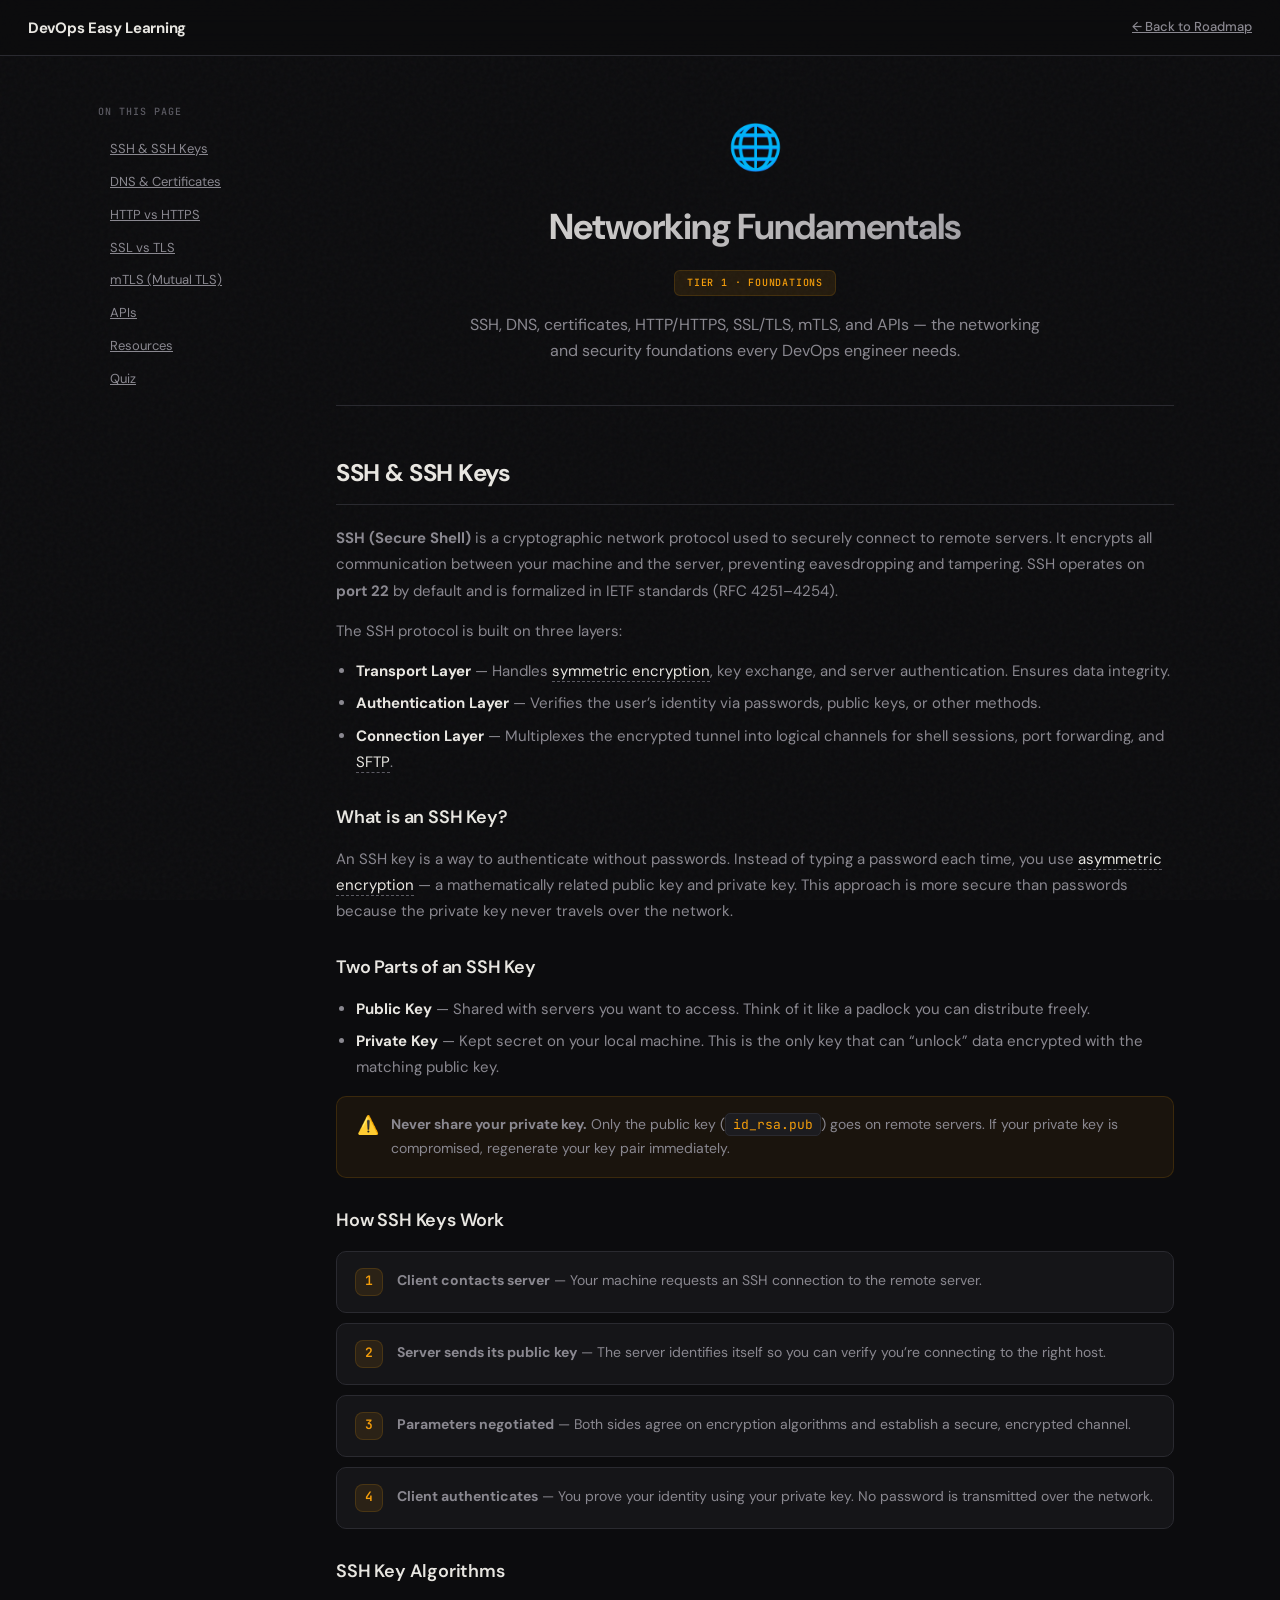
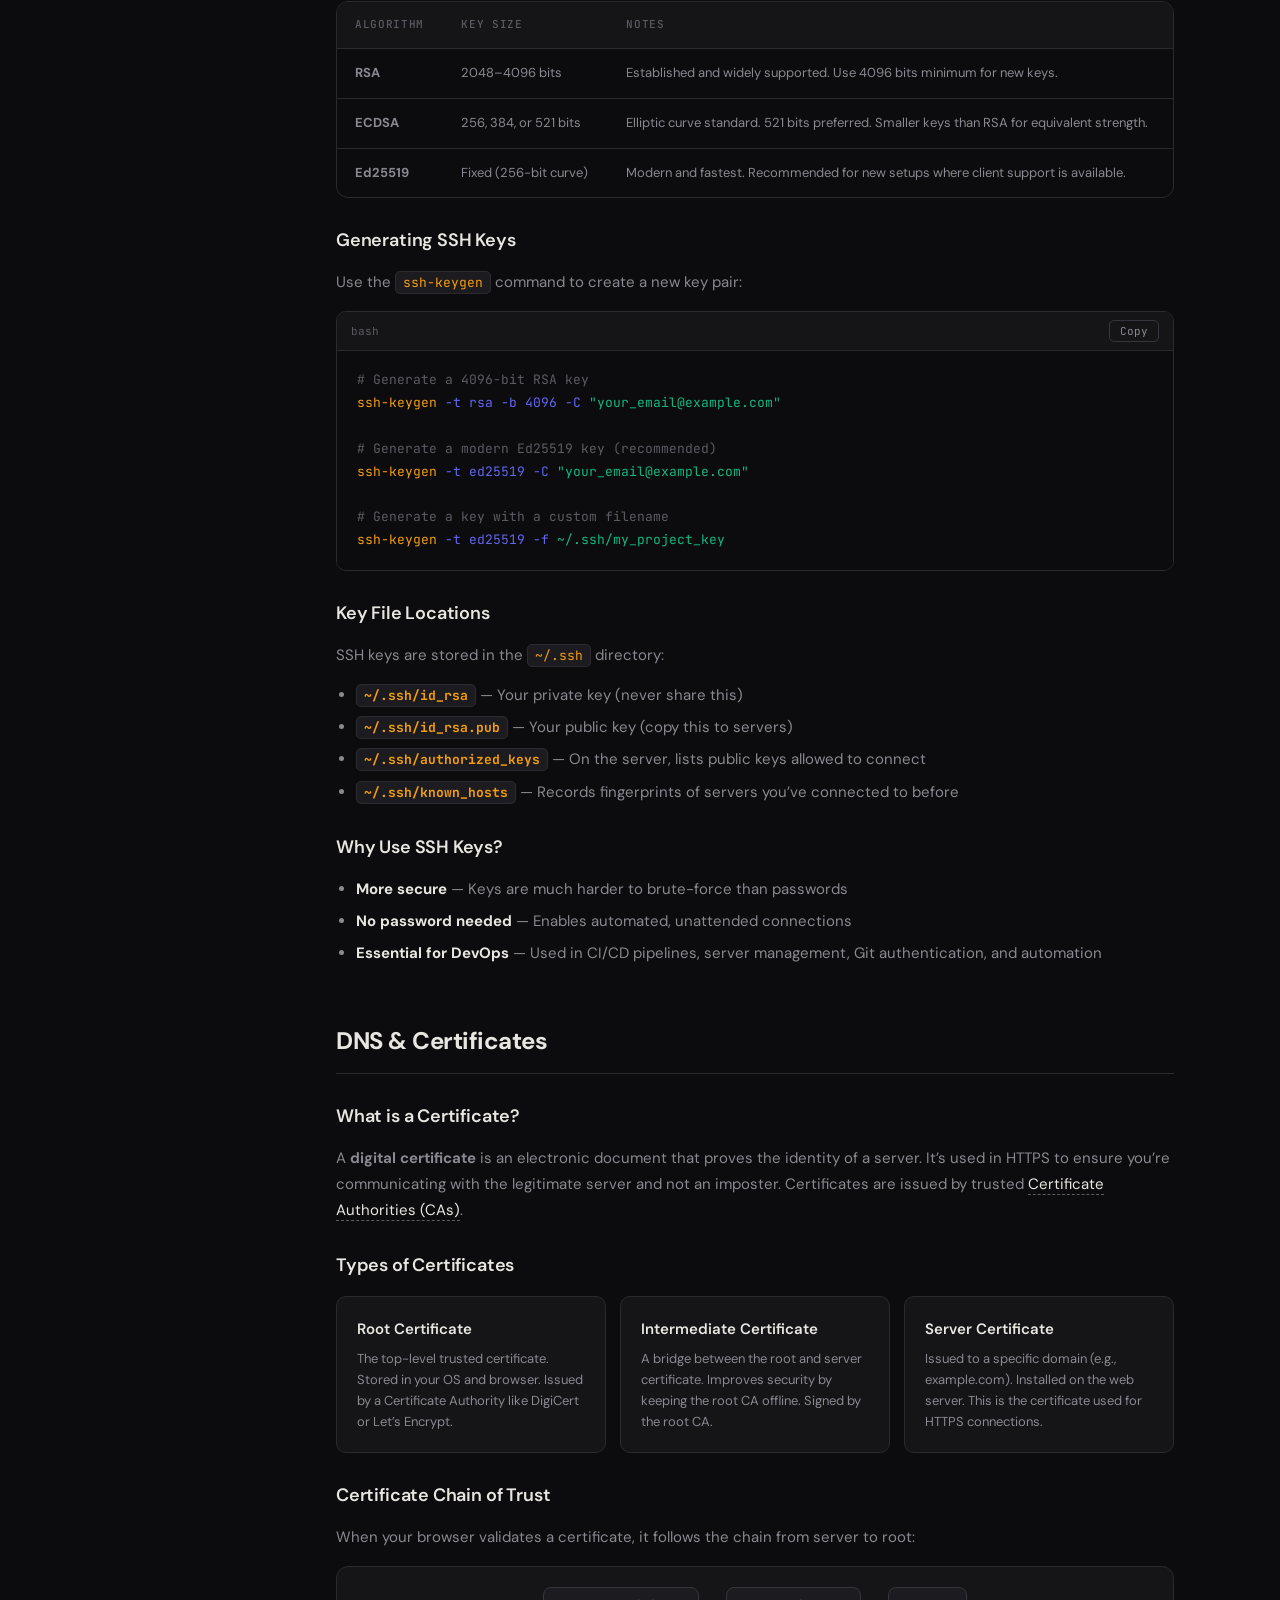
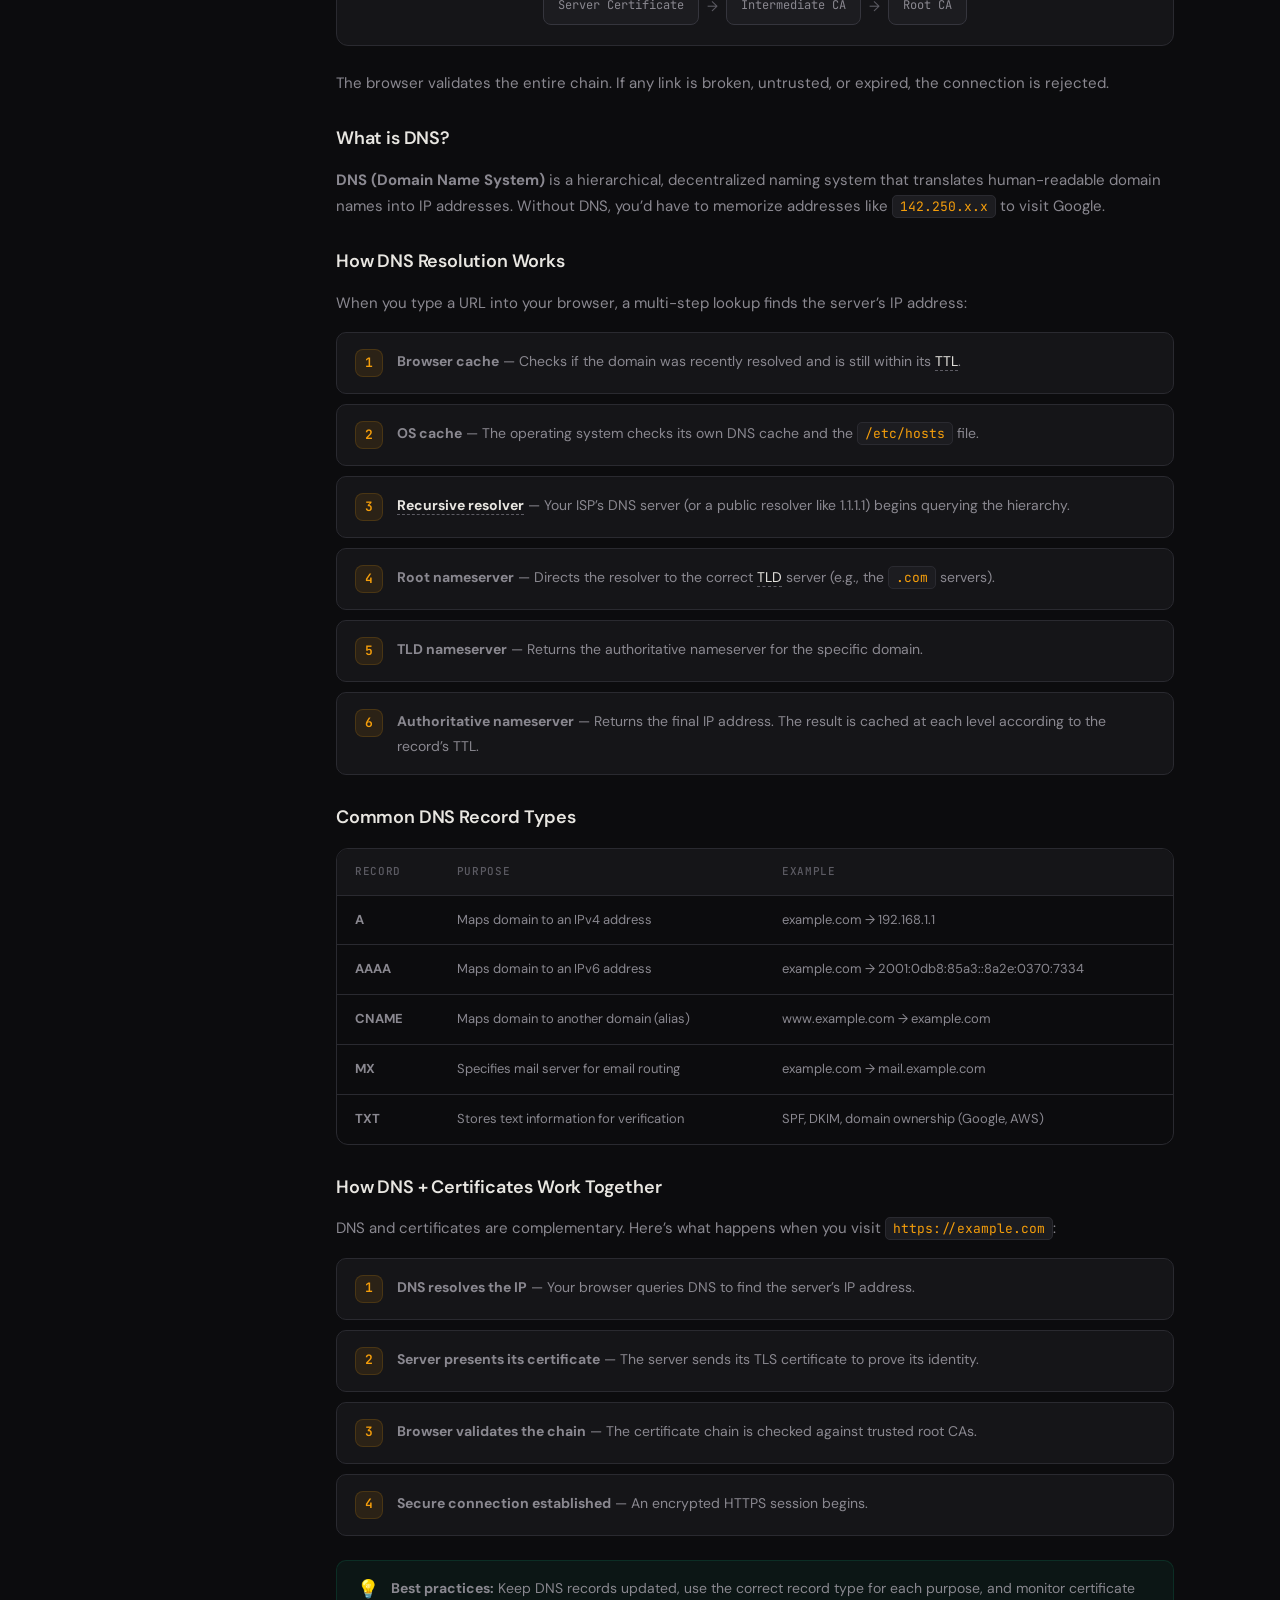
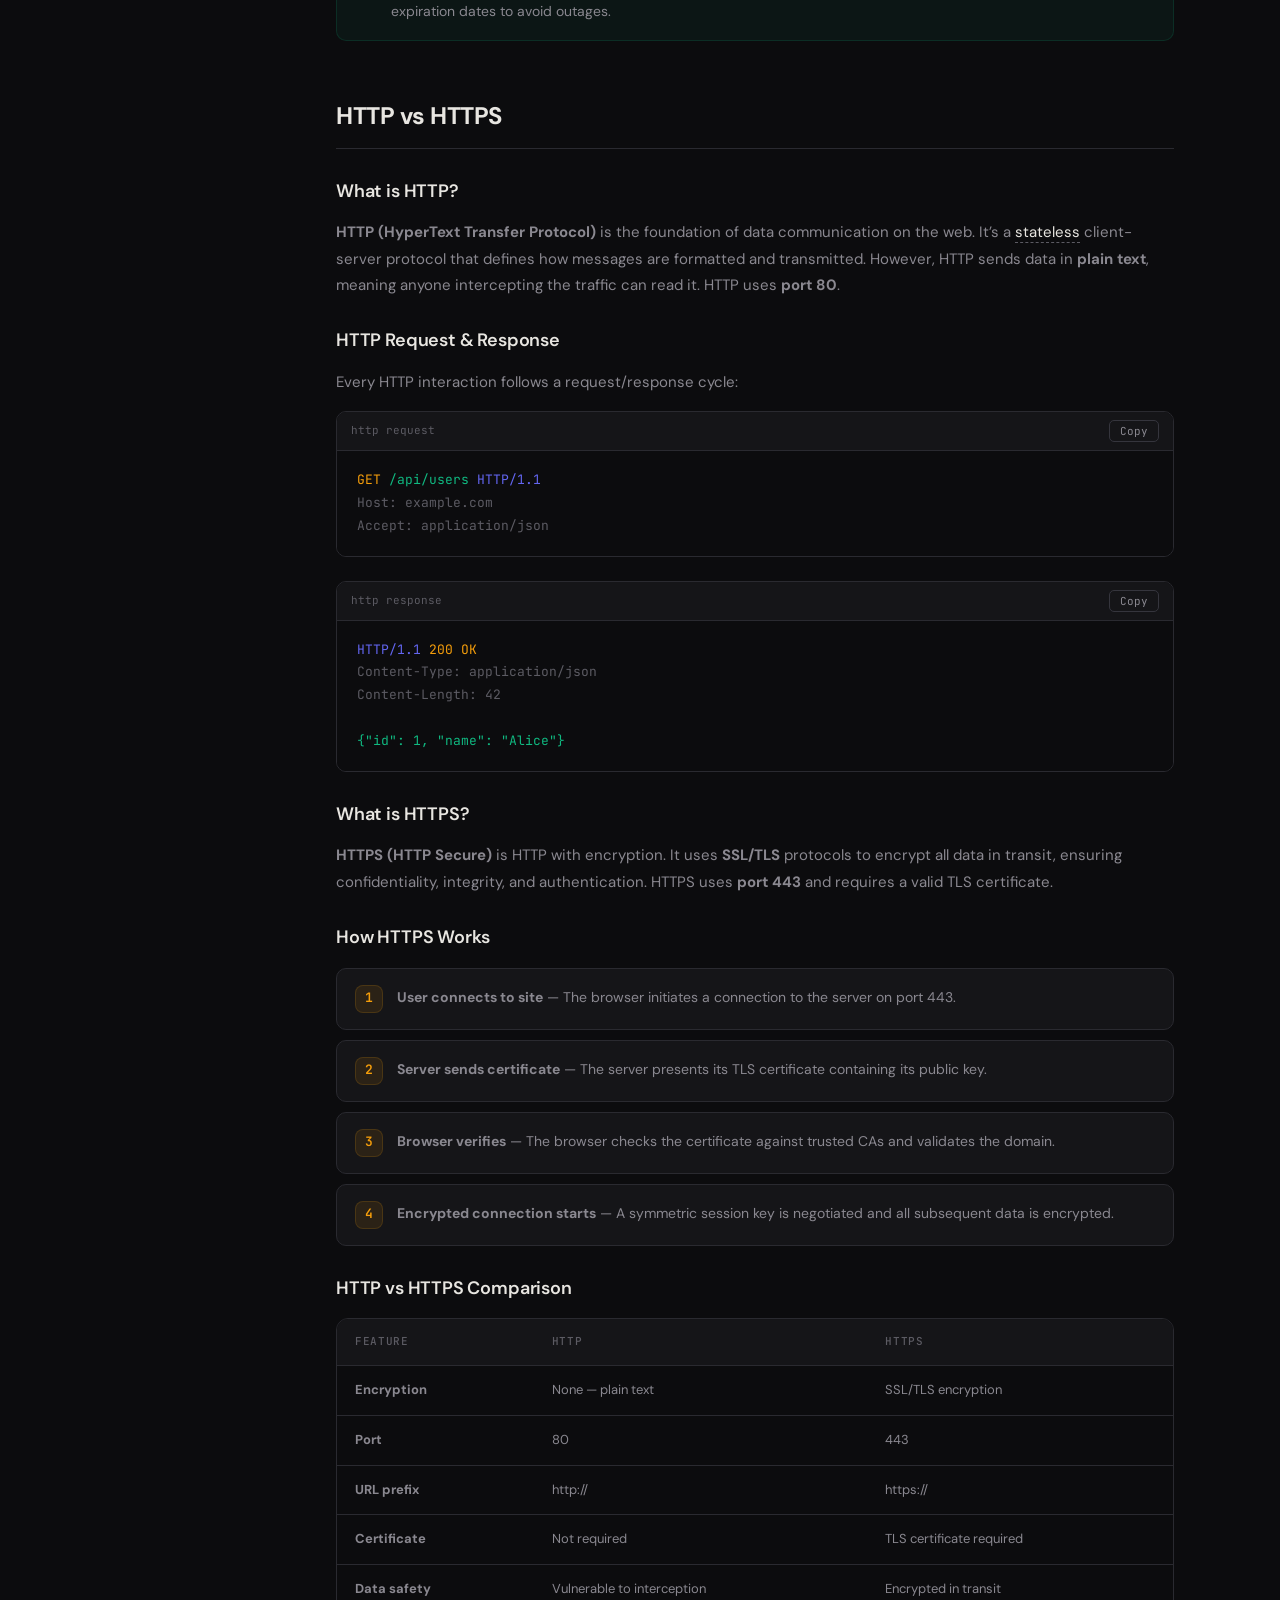
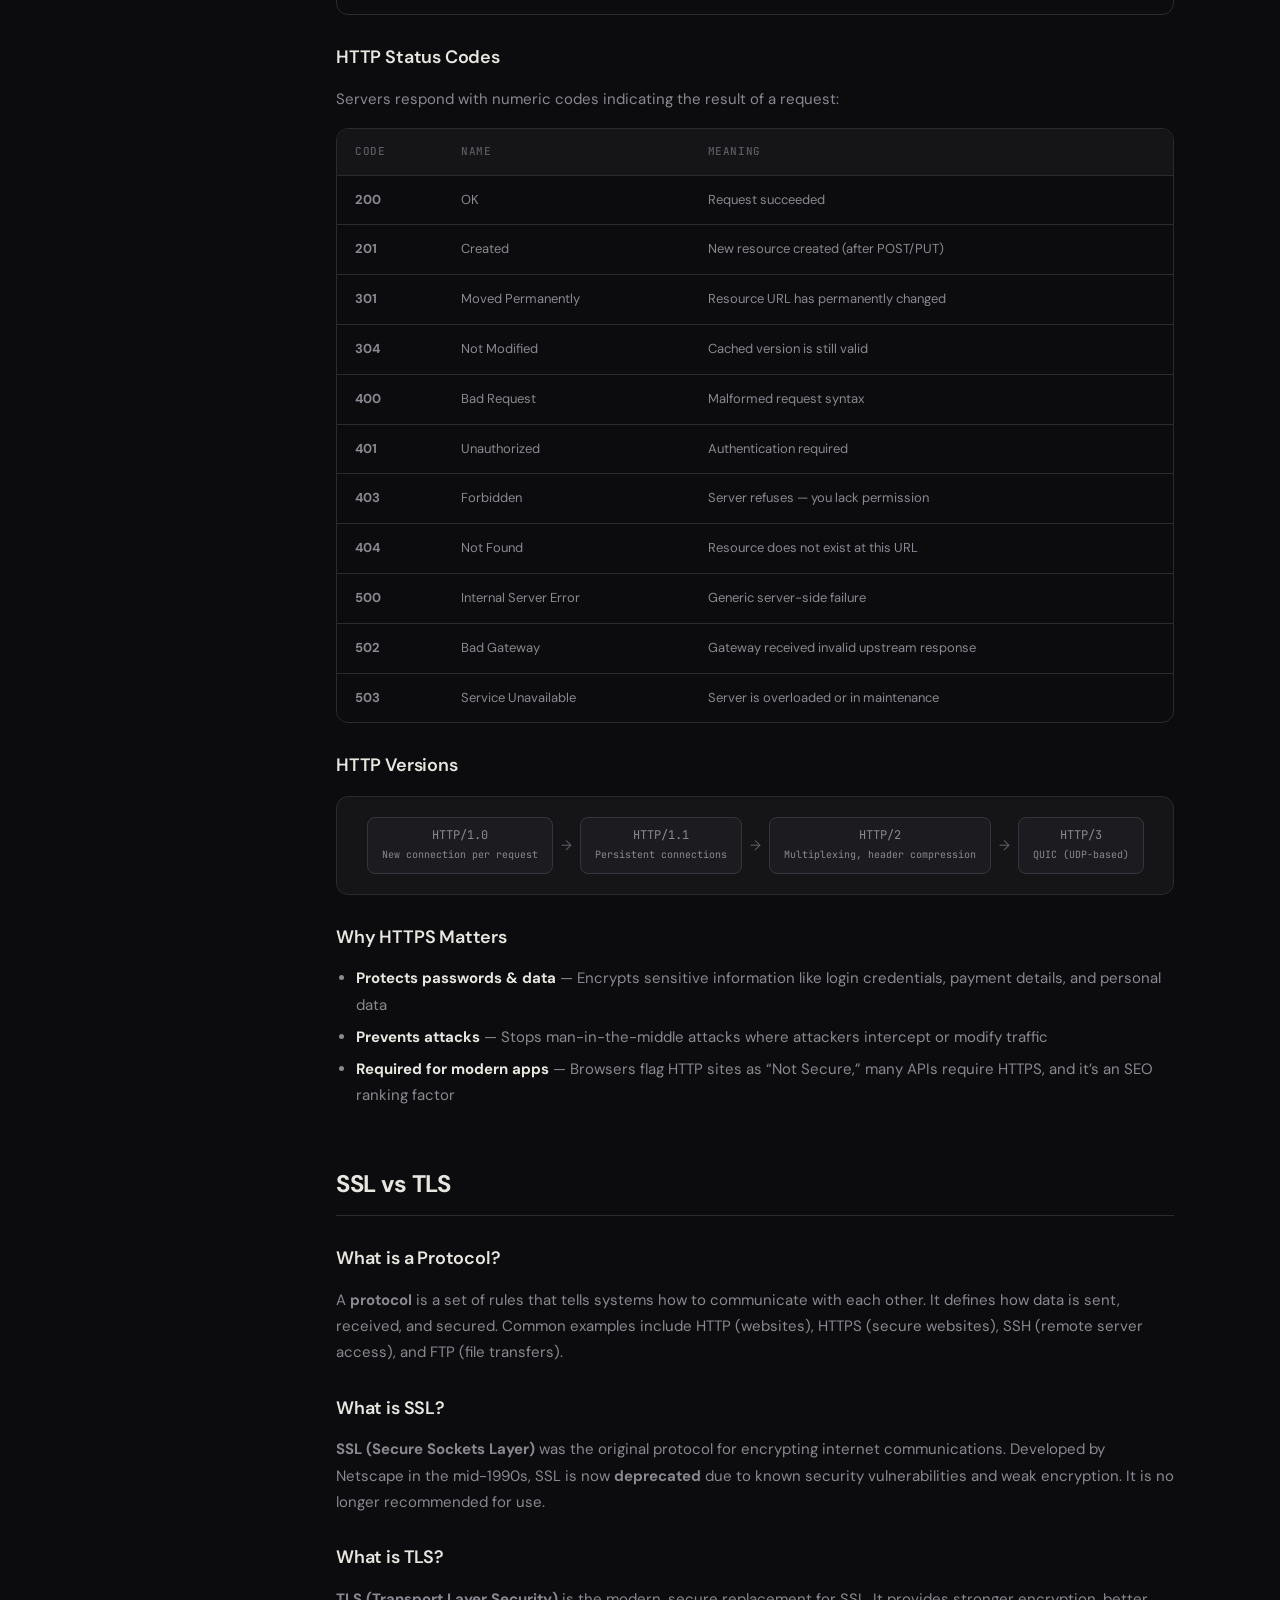
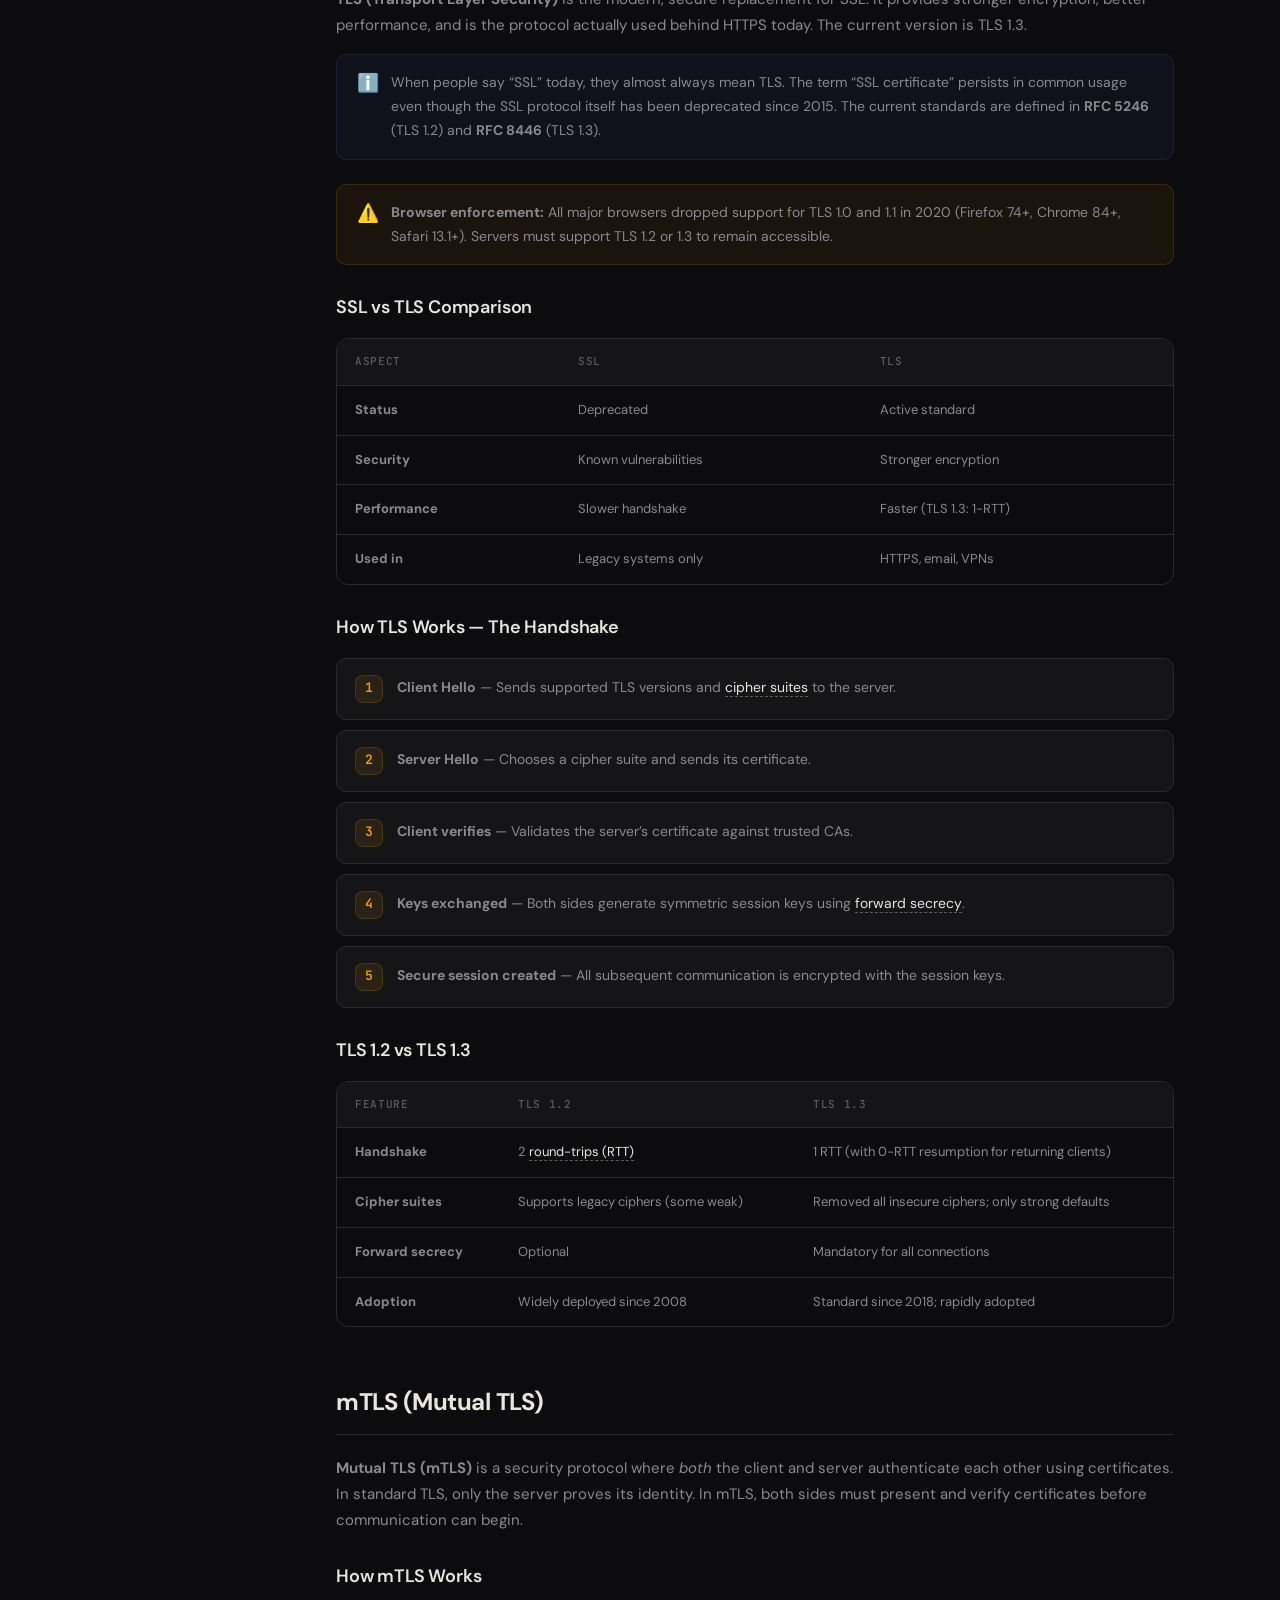
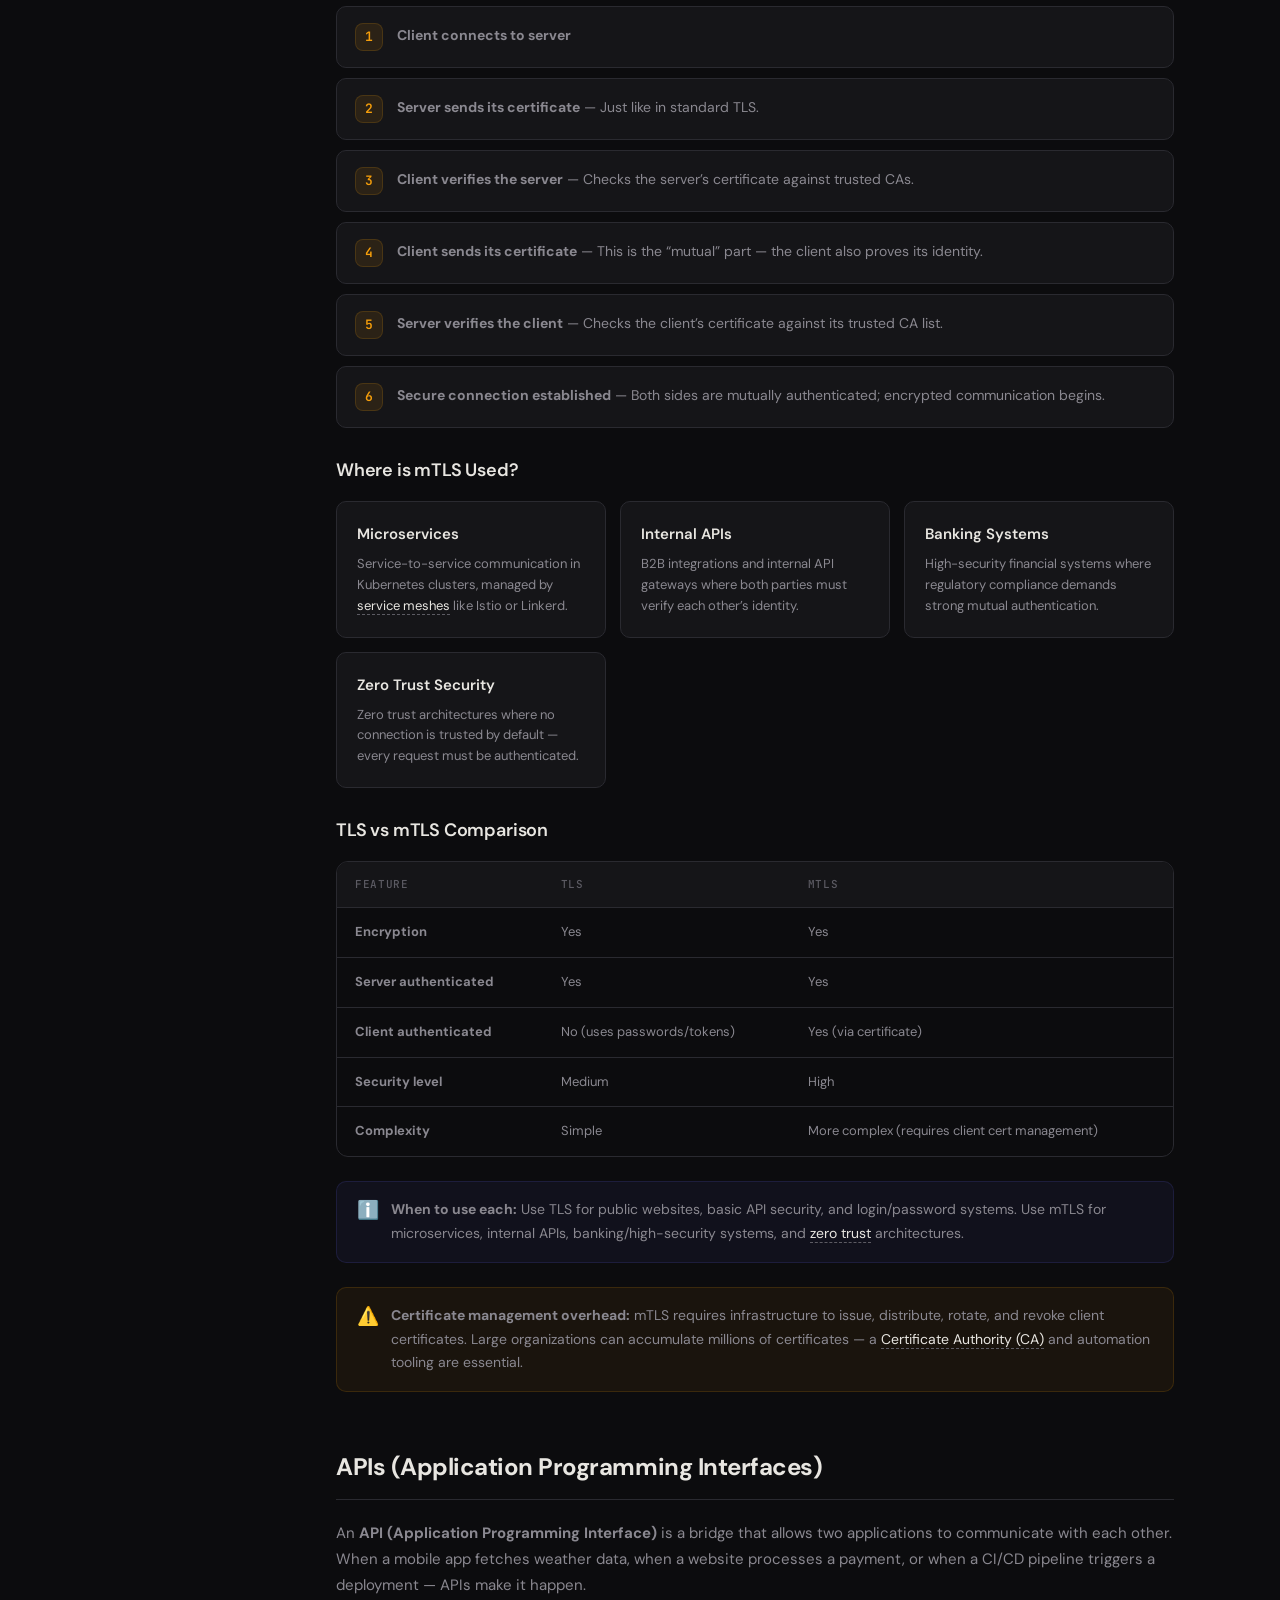
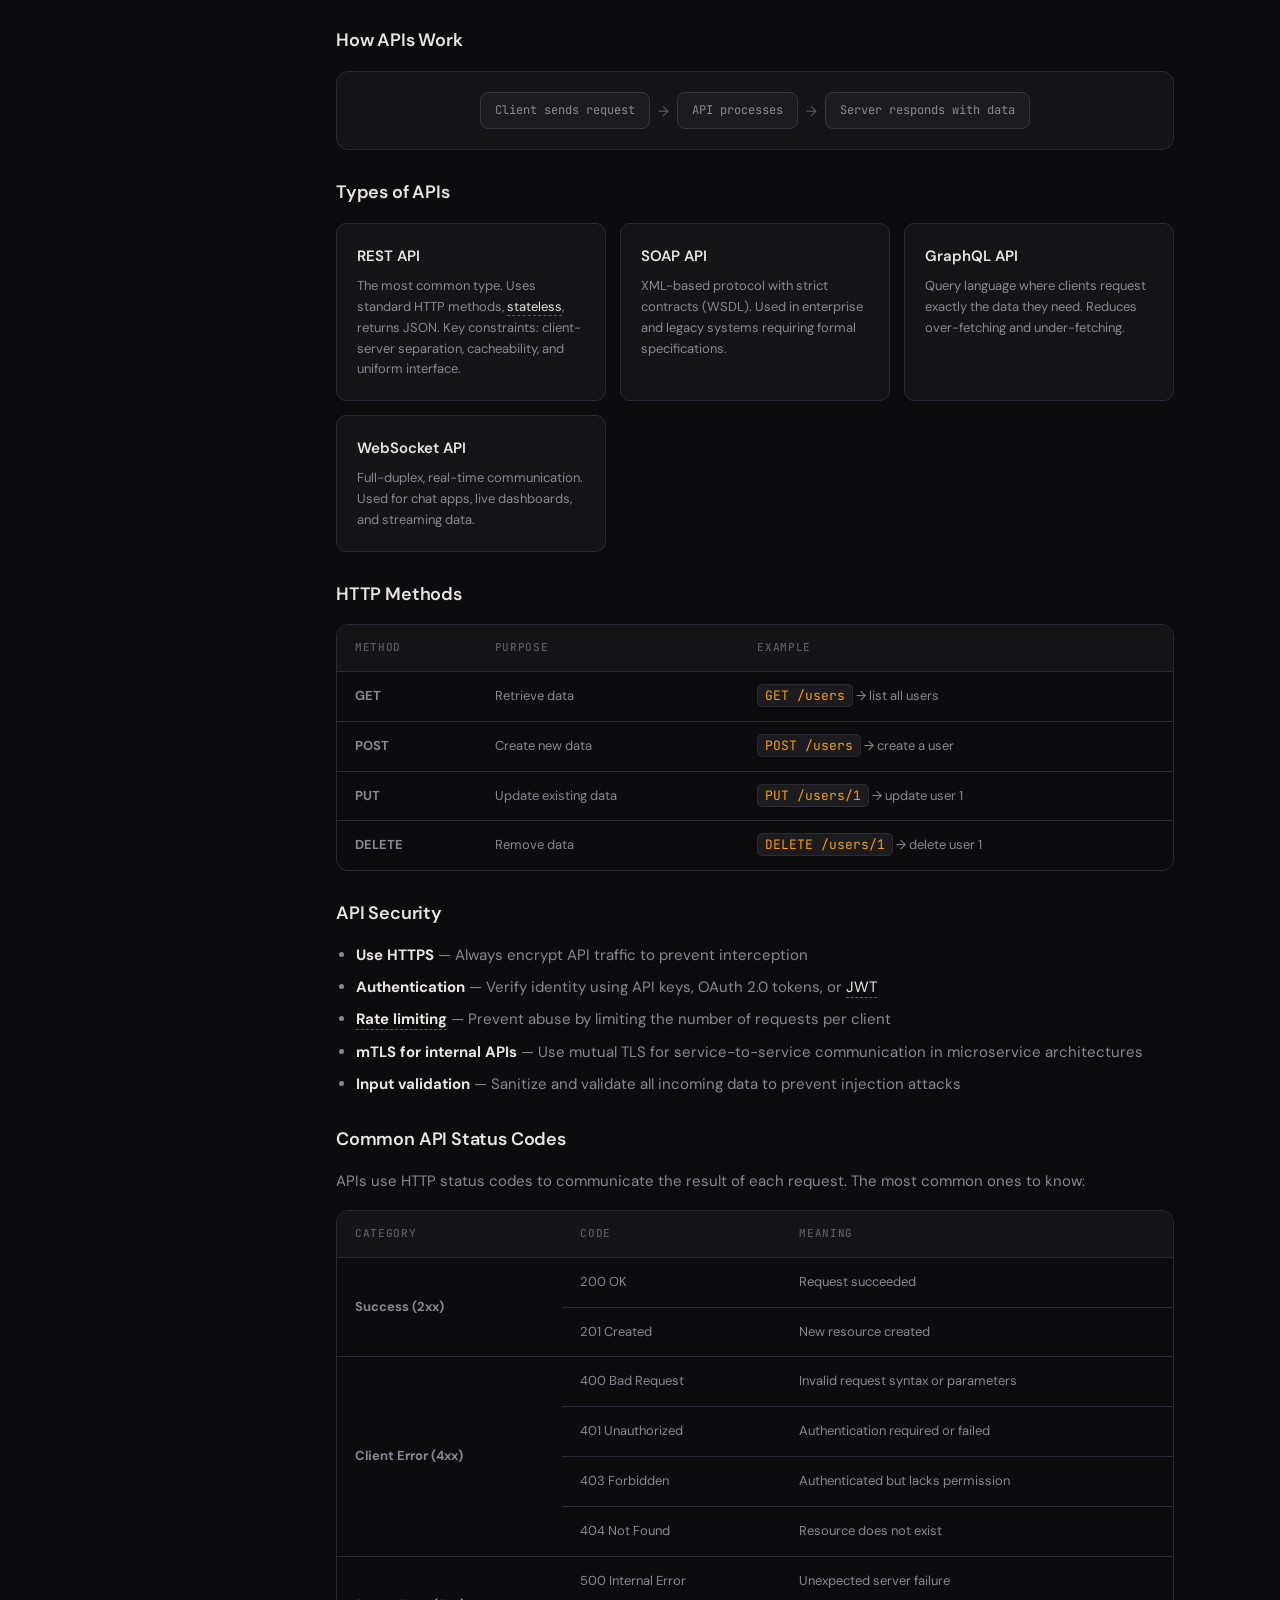
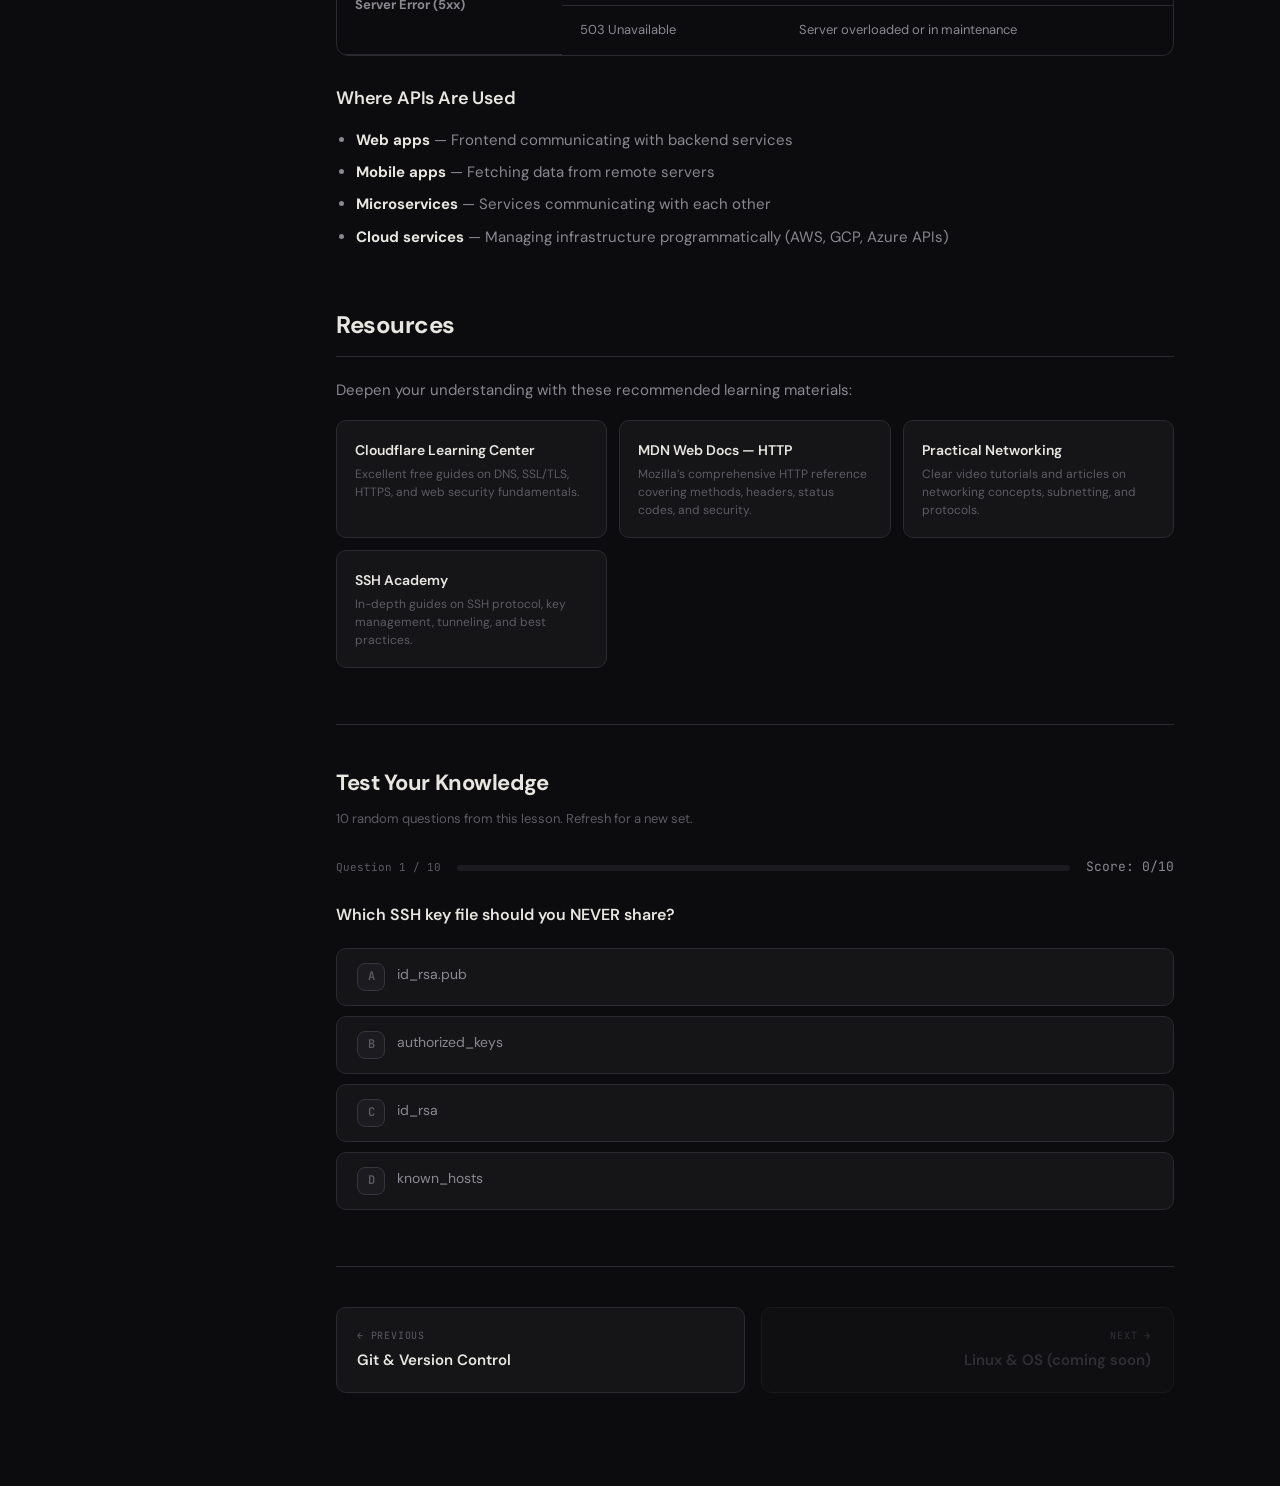
<file: topics/networking-fundamentals.html>
<!DOCTYPE html>
<html lang="en">
<head>
<meta charset="UTF-8"/>
<meta name="viewport" content="width=device-width, initial-scale=1.0"/>
<title>Networking Fundamentals &mdash; DevOps Easy Learning</title>
<link href="https://fonts.googleapis.com/css2?family=DM+Sans:wght@400;500;600;700&family=JetBrains+Mono:wght@400;500&display=swap" rel="stylesheet"/>
<link rel="stylesheet" href="../css/shared.css"/>
<style>
  /* ── Nav ─────────────────────────────────────────────── */
  .top-nav {
    position: fixed; top: 0; left: 0; right: 0;
    height: 56px;
    background: rgba(12,12,14,0.85);
    backdrop-filter: blur(14px);
    -webkit-backdrop-filter: blur(14px);
    border-bottom: 1px solid var(--border);
    display: flex; align-items: center; justify-content: space-between;
    padding: 0 28px;
    z-index: 100;
  }
  .top-nav .brand {
    font-weight: 700; font-size: 15px; color: var(--text);
    letter-spacing: -0.02em;
  }
  .top-nav .back-link {
    font-size: 13px; font-weight: 500;
    color: var(--text-dim);
    transition: color 0.2s;
  }
  .top-nav .back-link:hover { color: var(--text); }

  /* ── Layout ──────────────────────────────────────────── */
  .page-wrapper {
    position: relative; z-index: 1;
    display: flex;
    max-width: 1140px;
    margin: 0 auto;
    padding-top: 56px;
  }

  /* ── Sidebar / TOC ───────────────────────────────────── */
  .sidebar {
    position: sticky; top: 72px; align-self: flex-start;
    width: 230px; min-width: 230px;
    padding: 32px 0 32px 28px;
    height: calc(100vh - 72px);
    overflow-y: auto;
  }
  .sidebar-title {
    font-family: 'JetBrains Mono', monospace;
    font-size: 10px; font-weight: 500;
    text-transform: uppercase; letter-spacing: 0.1em;
    color: var(--text-muted); margin-bottom: 14px;
  }
  .sidebar ul { list-style: none; }
  .sidebar li { margin-bottom: 2px; }
  .sidebar a {
    display: block; padding: 6px 12px;
    font-size: 13px; color: var(--text-dim);
    border-radius: 6px; transition: background 0.15s, color 0.15s;
    line-height: 1.45;
  }
  .sidebar a:hover { background: var(--surface2); color: var(--text); }
  .sidebar a.active { color: var(--tier-found); background: var(--tier-found-bg); }

  /* Mobile TOC toggle */
  .toc-toggle {
    display: none;
    position: fixed; bottom: 24px; right: 24px;
    width: 48px; height: 48px;
    border-radius: 50%; border: 1px solid var(--border-light);
    background: var(--surface); color: var(--text);
    font-size: 20px; cursor: pointer; z-index: 200;
    align-items: center; justify-content: center;
    box-shadow: 0 4px 20px rgba(0,0,0,0.5);
  }
  .toc-mobile-overlay {
    display: none;
    position: fixed; inset: 0;
    background: rgba(0,0,0,0.6);
    z-index: 150;
  }
  .toc-mobile-overlay.open { display: block; }
  .toc-mobile-panel {
    display: none;
    position: fixed; bottom: 0; left: 0; right: 0;
    max-height: 65vh; overflow-y: auto;
    background: var(--surface);
    border-top: 1px solid var(--border-light);
    border-radius: 18px 18px 0 0;
    padding: 24px 20px 32px;
    z-index: 200;
    transform: translateY(100%);
    transition: transform 0.3s ease;
  }
  .toc-mobile-panel.open { display: block; transform: translateY(0); }

  /* ── Main content ────────────────────────────────────── */
  .content {
    flex: 1;
    min-width: 0;
    padding: 0 36px 80px;
  }

  /* ── Hero ─────────────────────────────────────────────── */
  .hero {
    padding: 56px 0 40px;
    border-bottom: 1px solid var(--border);
    margin-bottom: 48px;
  }
  .hero-icon {
    font-size: 44px; margin-bottom: 16px;
    display: inline-block;
  }
  .hero h1 {
    font-size: 36px; font-weight: 700;
    letter-spacing: -0.03em; margin-bottom: 12px;
    background: linear-gradient(135deg, var(--text) 0%, var(--text-dim) 100%);
    -webkit-background-clip: text;
    -webkit-text-fill-color: transparent;
  }
  .tier-badge {
    display: inline-block;
    font-family: 'JetBrains Mono', monospace;
    font-size: 11px; font-weight: 500;
    letter-spacing: 0.06em; text-transform: uppercase;
    padding: 5px 14px; border-radius: 8px;
    background: rgba(245,158,11,0.10);
    color: var(--tier-found);
    border: 1px solid var(--tier-found-border);
    margin-bottom: 16px;
  }
  .hero .subtitle {
    font-size: 16px; color: var(--text-dim);
    line-height: 1.65; max-width: 600px;
  }

  /* ── Section styling ─────────────────────────────────── */
  .section {
    margin-bottom: 56px;
    scroll-margin-top: 80px;
  }
  .section h2 {
    font-size: 24px; font-weight: 700;
    letter-spacing: -0.02em;
    margin-bottom: 20px;
    padding-bottom: 12px;
    border-bottom: 1px solid var(--border);
    color: var(--text);
  }
  .section h3 {
    font-size: 18px; font-weight: 600;
    margin: 28px 0 14px;
    color: var(--text);
    letter-spacing: -0.01em;
  }
  .section p {
    font-size: 15px; line-height: 1.75;
    color: var(--text-dim); margin-bottom: 14px;
  }
  .section ul, .section ol {
    padding-left: 20px; margin-bottom: 16px;
  }
  .section li {
    font-size: 15px; line-height: 1.75;
    color: var(--text-dim); margin-bottom: 6px;
  }
  .section li strong { color: var(--text); }

  /* ── Info cards (for step-by-step) ────────────────────── */
  .step-cards {
    display: flex; flex-direction: column; gap: 10px;
    margin: 16px 0 24px;
  }
  .step-card {
    display: flex; align-items: flex-start; gap: 14px;
    background: var(--surface);
    border: 1px solid var(--border);
    border-radius: 10px; padding: 16px 18px;
    transition: border-color 0.2s;
  }
  .step-card:hover { border-color: var(--border-light); }
  .step-num {
    flex-shrink: 0;
    width: 28px; height: 28px;
    border-radius: 8px;
    background: rgba(245,158,11,0.10);
    color: var(--tier-found);
    font-family: 'JetBrains Mono', monospace;
    font-size: 13px; font-weight: 600;
    display: flex; align-items: center; justify-content: center;
    border: 1px solid var(--tier-found-border);
  }
  .step-card p { margin: 0; font-size: 14px; }

  /* ── Code blocks ─────────────────────────────────────── */
  .code-block-wrapper {
    position: relative;
    margin: 16px 0 24px;
    border-radius: 10px;
    overflow: hidden;
    border: 1px solid var(--border);
  }
  .code-block-header {
    display: flex; align-items: center; justify-content: space-between;
    padding: 8px 14px;
    background: var(--surface);
    border-bottom: 1px solid var(--border);
    font-family: 'JetBrains Mono', monospace;
    font-size: 11px; color: var(--text-muted);
  }
  .copy-btn {
    background: none; border: 1px solid var(--border-light);
    color: var(--text-dim); font-family: 'JetBrains Mono', monospace;
    font-size: 11px; padding: 3px 10px; border-radius: 5px;
    cursor: pointer; transition: all 0.2s;
  }
  .copy-btn:hover {
    background: var(--surface2); color: var(--text);
    border-color: var(--text-muted);
  }
  .code-block-wrapper pre {
    margin: 0; padding: 18px 20px;
    background: var(--bg);
    overflow-x: auto;
    -webkit-overflow-scrolling: touch;
  }
  .code-block-wrapper code {
    font-family: 'JetBrains Mono', monospace;
    font-size: 13px; line-height: 1.7;
    color: var(--text);
  }
  .code-block-wrapper code .comment {
    color: var(--text-muted);
  }
  .code-block-wrapper code .cmd {
    color: var(--tier-found);
  }
  .code-block-wrapper code .flag {
    color: var(--tier-core);
  }
  .code-block-wrapper code .str {
    color: var(--tier-adv);
  }

  /* Inline code */
  .content :not(pre) > code {
    font-family: 'JetBrains Mono', monospace;
    font-size: 13px;
    background: var(--surface2);
    padding: 2px 7px;
    border-radius: 5px;
    border: 1px solid var(--border);
    color: var(--tier-found);
  }

  /* ── Callout boxes ──────────────────────────────────── */
  .callout {
    border-radius: 10px;
    padding: 16px 20px;
    margin: 16px 0 24px;
    border: 1px solid;
    display: flex;
    gap: 12px;
  }
  .callout-icon { font-size: 18px; flex-shrink: 0; line-height: 1.4; }
  .callout-content { font-size: 14px; line-height: 1.7; color: var(--text-dim); }
  .callout-tip { background: rgba(16, 185, 129, 0.06); border-color: rgba(16, 185, 129, 0.15); }
  .callout-info { background: rgba(99, 102, 241, 0.06); border-color: rgba(99, 102, 241, 0.15); }
  .callout-warning { background: rgba(245, 158, 11, 0.06); border-color: rgba(245, 158, 11, 0.15); }

  /* ── Comparison table ───────────────────────────────── */
  .compare-table {
    width: 100%;
    border-collapse: separate;
    border-spacing: 0;
    border: 1px solid var(--border);
    border-radius: 12px;
    overflow: hidden;
    margin: 16px 0 24px;
  }
  .compare-table th, .compare-table td {
    padding: 14px 18px;
    text-align: left;
    font-size: 13px;
    border-bottom: 1px solid var(--border);
  }
  .compare-table th {
    background: var(--surface);
    font-family: 'JetBrains Mono', monospace;
    font-size: 11px; font-weight: 500;
    letter-spacing: 0.06em; text-transform: uppercase;
    color: var(--text-muted);
  }
  .compare-table td { color: var(--text-dim); line-height: 1.6; }
  .compare-table tr:last-child td { border-bottom: none; }
  .compare-table tr:hover td { background: var(--surface); }

  /* ── Card grid ──────────────────────────────────────── */
  .card-grid {
    display: grid;
    grid-template-columns: repeat(auto-fit, minmax(220px, 1fr));
    gap: 14px;
    margin: 16px 0 24px;
  }
  .info-card {
    background: var(--surface);
    border: 1px solid var(--border);
    border-radius: 10px;
    padding: 20px;
    transition: border-color 0.2s;
  }
  .info-card:hover { border-color: var(--border-light); }
  .info-card h4 {
    font-size: 15px; font-weight: 600;
    margin-bottom: 8px; color: var(--text);
  }
  .info-card p {
    font-size: 13px; color: var(--text-dim);
    line-height: 1.6; margin: 0;
  }

  /* ── Flow diagram ───────────────────────────────────── */
  .flow-diagram {
    display: flex; align-items: center; justify-content: center;
    gap: 8px; flex-wrap: wrap;
    margin: 16px 0 24px;
    padding: 20px;
    background: var(--surface);
    border: 1px solid var(--border);
    border-radius: 12px;
  }
  .flow-item {
    font-family: 'JetBrains Mono', monospace;
    font-size: 12px; padding: 8px 14px;
    border-radius: 8px;
    border: 1px solid var(--border-light);
    background: var(--surface2);
    color: var(--text-dim);
    white-space: nowrap;
    text-align: center;
  }
  .flow-arrow { color: var(--text-muted); font-size: 14px; }

  /* ── Resources ───────────────────────────────────────── */
  .resources-grid {
    display: grid;
    grid-template-columns: repeat(auto-fit, minmax(220px, 1fr));
    gap: 12px;
    margin: 16px 0;
  }
  .resource-card {
    background: var(--surface);
    border: 1px solid var(--border);
    border-radius: 10px;
    padding: 18px;
    transition: border-color 0.2s, background 0.2s;
    display: block;
    text-decoration: none;
  }
  .resource-card:hover {
    border-color: var(--border-light);
    background: var(--surface2);
  }
  .resource-card .res-title {
    font-size: 14px; font-weight: 600;
    color: var(--text); margin-bottom: 4px;
  }
  .resource-card .res-desc {
    font-size: 12px; color: var(--text-muted);
    line-height: 1.5;
  }

  /* ── Footer nav ──────────────────────────────────────── */
  .footer-nav {
    display: flex;
    justify-content: space-between;
    align-items: stretch;
    gap: 16px;
    padding-top: 40px;
    border-top: 1px solid var(--border);
    margin-top: 56px;
  }
  .footer-link {
    flex: 1;
    display: flex; flex-direction: column; justify-content: center;
    padding: 20px 22px;
    background: var(--surface);
    border: 1px solid var(--border);
    border-radius: 10px;
    text-decoration: none;
    transition: border-color 0.2s, background 0.2s;
  }
  .footer-link:hover {
    border-color: var(--border-light);
    background: var(--surface2);
  }
  .footer-link.disabled {
    opacity: 0.45;
    pointer-events: none;
  }
  .footer-link .fl-label {
    font-family: 'JetBrains Mono', monospace;
    font-size: 10px; text-transform: uppercase;
    letter-spacing: 0.08em; color: var(--text-muted);
    margin-bottom: 4px;
  }
  .footer-link .fl-title {
    font-size: 15px; font-weight: 600; color: var(--text);
  }
  .footer-link.disabled .fl-title { color: var(--text-muted); }
  .footer-link.next { text-align: right; }

  /* ── Responsive ──────────────────────────────────────── */
  @media (max-width: 860px) {
    .sidebar { display: none; }
    .toc-toggle { display: flex; }
    .content { padding: 0 20px 80px; }
    .hero h1 { font-size: 28px; }
    .card-grid { grid-template-columns: 1fr; }
  }
  @media (max-width: 480px) {
    .top-nav { padding: 0 16px; }
    .top-nav .brand { font-size: 13px; }
    .content { padding: 0 14px 80px; }
    .hero { padding: 36px 0 28px; }
    .hero h1 { font-size: 24px; }
    .hero .subtitle { font-size: 14px; }
    .section h2 { font-size: 20px; }
    .footer-nav { flex-direction: column; }
  }
</style>
</head>
<body>
<div class="noise"></div>

<!-- ── Top Navigation ──────────────────────────────────── -->
<nav class="top-nav">
  <span class="brand">DevOps Easy Learning</span>
  <a href="../index.html" class="back-link">&#8592; Back to Roadmap</a>
</nav>

<div class="page-wrapper">

  <!-- ── Sidebar / Table of Contents ───────────────────── -->
  <aside class="sidebar">
    <div class="sidebar-title">On this page</div>
    <ul>
      <li><a href="#ssh">SSH &amp; SSH Keys</a></li>
      <li><a href="#dns-certificates">DNS &amp; Certificates</a></li>
      <li><a href="#http-https">HTTP vs HTTPS</a></li>
      <li><a href="#ssl-tls">SSL vs TLS</a></li>
      <li><a href="#mtls">mTLS (Mutual TLS)</a></li>
      <li><a href="#apis">APIs</a></li>
      <li><a href="#resources">Resources</a></li>
      <li><a href="#quiz">Quiz</a></li>
    </ul>
  </aside>

  <!-- ── Main Content ──────────────────────────────────── -->
  <main class="content">

    <!-- Hero -->
    <header class="hero">
      <div class="hero-icon">&#x1F310;</div>
      <h1>Networking Fundamentals</h1>
      <div class="tier-badge">Tier 1 &middot; Foundations</div>
      <p class="subtitle">SSH, DNS, certificates, HTTP/HTTPS, SSL/TLS, mTLS, and APIs &mdash; the networking and security foundations every DevOps engineer needs.</p>
    </header>

    <!-- ────────────────────────────────────────────────── -->
    <!-- Section 1: SSH & SSH Keys -->
    <!-- ────────────────────────────────────────────────── -->
    <section id="ssh" class="section">
      <h2>SSH &amp; SSH Keys</h2>
      <p><strong>SSH (Secure Shell)</strong> is a cryptographic network protocol used to securely connect to remote servers. It encrypts all communication between your machine and the server, preventing eavesdropping and tampering. SSH operates on <strong>port 22</strong> by default and is formalized in IETF standards (RFC 4251&ndash;4254).</p>
      <p>The SSH protocol is built on three layers:</p>
      <ul>
        <li><strong>Transport Layer</strong> &mdash; Handles <span class="term">symmetric encryption<span class="tip">A type of encryption where the same key is used to both encrypt and decrypt data. Fast and efficient for bulk data transfer.</span></span>, key exchange, and server authentication. Ensures data integrity.</li>
        <li><strong>Authentication Layer</strong> &mdash; Verifies the user&rsquo;s identity via passwords, public keys, or other methods.</li>
        <li><strong>Connection Layer</strong> &mdash; Multiplexes the encrypted tunnel into logical channels for shell sessions, port forwarding, and <span class="term">SFTP<span class="tip">SSH File Transfer Protocol &mdash; a secure file transfer protocol that runs over an SSH connection. Replaces insecure FTP.</span></span>.</li>
      </ul>

      <h3>What is an SSH Key?</h3>
      <p>An SSH key is a way to authenticate without passwords. Instead of typing a password each time, you use <span class="term">asymmetric encryption<span class="tip">A cryptographic system using two mathematically linked keys: a public key (shared freely) and a private key (kept secret). Data encrypted with one can only be decrypted by the other.</span></span> &mdash; a mathematically related public key and private key. This approach is more secure than passwords because the private key never travels over the network.</p>

      <h3>Two Parts of an SSH Key</h3>
      <ul>
        <li><strong>Public Key</strong> &mdash; Shared with servers you want to access. Think of it like a padlock you can distribute freely.</li>
        <li><strong>Private Key</strong> &mdash; Kept secret on your local machine. This is the only key that can &ldquo;unlock&rdquo; data encrypted with the matching public key.</li>
      </ul>

      <div class="callout callout-warning">
        <span class="callout-icon">&#9888;&#65039;</span>
        <div class="callout-content"><strong>Never share your private key.</strong> Only the public key (<code>id_rsa.pub</code>) goes on remote servers. If your private key is compromised, regenerate your key pair immediately.</div>
      </div>

      <h3>How SSH Keys Work</h3>
      <div class="step-cards">
        <div class="step-card">
          <div class="step-num">1</div>
          <p><strong>Client contacts server</strong> &mdash; Your machine requests an SSH connection to the remote server.</p>
        </div>
        <div class="step-card">
          <div class="step-num">2</div>
          <p><strong>Server sends its public key</strong> &mdash; The server identifies itself so you can verify you&rsquo;re connecting to the right host.</p>
        </div>
        <div class="step-card">
          <div class="step-num">3</div>
          <p><strong>Parameters negotiated</strong> &mdash; Both sides agree on encryption algorithms and establish a secure, encrypted channel.</p>
        </div>
        <div class="step-card">
          <div class="step-num">4</div>
          <p><strong>Client authenticates</strong> &mdash; You prove your identity using your private key. No password is transmitted over the network.</p>
        </div>
      </div>

      <h3>SSH Key Algorithms</h3>
      <table class="compare-table">
        <thead>
          <tr>
            <th>Algorithm</th>
            <th>Key Size</th>
            <th>Notes</th>
          </tr>
        </thead>
        <tbody>
          <tr>
            <td><strong>RSA</strong></td>
            <td>2048&ndash;4096 bits</td>
            <td>Established and widely supported. Use 4096 bits minimum for new keys.</td>
          </tr>
          <tr>
            <td><strong>ECDSA</strong></td>
            <td>256, 384, or 521 bits</td>
            <td>Elliptic curve standard. 521 bits preferred. Smaller keys than RSA for equivalent strength.</td>
          </tr>
          <tr>
            <td><strong>Ed25519</strong></td>
            <td>Fixed (256-bit curve)</td>
            <td>Modern and fastest. Recommended for new setups where client support is available.</td>
          </tr>
        </tbody>
      </table>

      <h3>Generating SSH Keys</h3>
      <p>Use the <code>ssh-keygen</code> command to create a new key pair:</p>
      <div class="code-block-wrapper">
        <div class="code-block-header">
          <span>bash</span>
          <button class="copy-btn" onclick="copyCode(this)">Copy</button>
        </div>
        <pre><code><span class="comment"># Generate a 4096-bit RSA key</span>
<span class="cmd">ssh-keygen</span> <span class="flag">-t rsa</span> <span class="flag">-b 4096</span> <span class="flag">-C</span> <span class="str">"your_email@example.com"</span>

<span class="comment"># Generate a modern Ed25519 key (recommended)</span>
<span class="cmd">ssh-keygen</span> <span class="flag">-t ed25519</span> <span class="flag">-C</span> <span class="str">"your_email@example.com"</span>

<span class="comment"># Generate a key with a custom filename</span>
<span class="cmd">ssh-keygen</span> <span class="flag">-t ed25519</span> <span class="flag">-f</span> <span class="str">~/.ssh/my_project_key</span></code></pre>
      </div>

      <h3>Key File Locations</h3>
      <p>SSH keys are stored in the <code>~/.ssh</code> directory:</p>
      <ul>
        <li><strong><code>~/.ssh/id_rsa</code></strong> &mdash; Your private key (never share this)</li>
        <li><strong><code>~/.ssh/id_rsa.pub</code></strong> &mdash; Your public key (copy this to servers)</li>
        <li><strong><code>~/.ssh/authorized_keys</code></strong> &mdash; On the server, lists public keys allowed to connect</li>
        <li><strong><code>~/.ssh/known_hosts</code></strong> &mdash; Records fingerprints of servers you&rsquo;ve connected to before</li>
      </ul>

      <h3>Why Use SSH Keys?</h3>
      <ul>
        <li><strong>More secure</strong> &mdash; Keys are much harder to brute-force than passwords</li>
        <li><strong>No password needed</strong> &mdash; Enables automated, unattended connections</li>
        <li><strong>Essential for DevOps</strong> &mdash; Used in CI/CD pipelines, server management, Git authentication, and automation</li>
      </ul>
    </section>

    <!-- ────────────────────────────────────────────────── -->
    <!-- Section 2: DNS & Certificates -->
    <!-- ────────────────────────────────────────────────── -->
    <section id="dns-certificates" class="section">
      <h2>DNS &amp; Certificates</h2>

      <h3>What is a Certificate?</h3>
      <p>A <strong>digital certificate</strong> is an electronic document that proves the identity of a server. It&rsquo;s used in HTTPS to ensure you&rsquo;re communicating with the legitimate server and not an imposter. Certificates are issued by trusted <span class="term">Certificate Authorities (CAs)<span class="tip">A trusted organization that issues digital certificates. Examples include Let&rsquo;s Encrypt, DigiCert, and Comodo. CAs verify the identity of certificate applicants before issuing.</span></span>.</p>

      <h3>Types of Certificates</h3>
      <div class="card-grid">
        <div class="info-card">
          <h4>Root Certificate</h4>
          <p>The top-level trusted certificate. Stored in your OS and browser. Issued by a Certificate Authority like DigiCert or Let&rsquo;s Encrypt.</p>
        </div>
        <div class="info-card">
          <h4>Intermediate Certificate</h4>
          <p>A bridge between the root and server certificate. Improves security by keeping the root CA offline. Signed by the root CA.</p>
        </div>
        <div class="info-card">
          <h4>Server Certificate</h4>
          <p>Issued to a specific domain (e.g., example.com). Installed on the web server. This is the certificate used for HTTPS connections.</p>
        </div>
      </div>

      <h3>Certificate Chain of Trust</h3>
      <p>When your browser validates a certificate, it follows the chain from server to root:</p>
      <div class="flow-diagram">
        <div class="flow-item">Server Certificate</div>
        <span class="flow-arrow">&rarr;</span>
        <div class="flow-item">Intermediate CA</div>
        <span class="flow-arrow">&rarr;</span>
        <div class="flow-item">Root CA</div>
      </div>
      <p>The browser validates the entire chain. If any link is broken, untrusted, or expired, the connection is rejected.</p>

      <h3>What is DNS?</h3>
      <p><strong>DNS (Domain Name System)</strong> is a hierarchical, decentralized naming system that translates human-readable domain names into IP addresses. Without DNS, you&rsquo;d have to memorize addresses like <code>142.250.x.x</code> to visit Google.</p>

      <h3>How DNS Resolution Works</h3>
      <p>When you type a URL into your browser, a multi-step lookup finds the server&rsquo;s IP address:</p>
      <div class="step-cards">
        <div class="step-card">
          <div class="step-num">1</div>
          <p><strong>Browser cache</strong> &mdash; Checks if the domain was recently resolved and is still within its <span class="term">TTL<span class="tip">Time To Live &mdash; the duration (in seconds) a DNS record is cached before the resolver must query again. Low TTL = fresher data but more DNS traffic. Typical values: 300s&ndash;86400s.</span></span>.</p>
        </div>
        <div class="step-card">
          <div class="step-num">2</div>
          <p><strong>OS cache</strong> &mdash; The operating system checks its own DNS cache and the <code>/etc/hosts</code> file.</p>
        </div>
        <div class="step-card">
          <div class="step-num">3</div>
          <p><strong><span class="term">Recursive resolver<span class="tip">A DNS server (usually run by your ISP or services like 8.8.8.8 / 1.1.1.1) that does the heavy lifting of walking the DNS hierarchy on your behalf.</span></span></strong> &mdash; Your ISP&rsquo;s DNS server (or a public resolver like 1.1.1.1) begins querying the hierarchy.</p>
        </div>
        <div class="step-card">
          <div class="step-num">4</div>
          <p><strong>Root nameserver</strong> &mdash; Directs the resolver to the correct <span class="term">TLD<span class="tip">Top-Level Domain &mdash; the last segment of a domain name (.com, .org, .io, .dev). Each TLD has its own set of authoritative nameservers.</span></span> server (e.g., the <code>.com</code> servers).</p>
        </div>
        <div class="step-card">
          <div class="step-num">5</div>
          <p><strong>TLD nameserver</strong> &mdash; Returns the authoritative nameserver for the specific domain.</p>
        </div>
        <div class="step-card">
          <div class="step-num">6</div>
          <p><strong>Authoritative nameserver</strong> &mdash; Returns the final IP address. The result is cached at each level according to the record&rsquo;s TTL.</p>
        </div>
      </div>

      <h3>Common DNS Record Types</h3>
      <table class="compare-table">
        <thead>
          <tr>
            <th>Record</th>
            <th>Purpose</th>
            <th>Example</th>
          </tr>
        </thead>
        <tbody>
          <tr>
            <td><strong>A</strong></td>
            <td>Maps domain to an IPv4 address</td>
            <td>example.com &rarr; 192.168.1.1</td>
          </tr>
          <tr>
            <td><strong>AAAA</strong></td>
            <td>Maps domain to an IPv6 address</td>
            <td>example.com &rarr; 2001:0db8:85a3::8a2e:0370:7334</td>
          </tr>
          <tr>
            <td><strong>CNAME</strong></td>
            <td>Maps domain to another domain (alias)</td>
            <td>www.example.com &rarr; example.com</td>
          </tr>
          <tr>
            <td><strong>MX</strong></td>
            <td>Specifies mail server for email routing</td>
            <td>example.com &rarr; mail.example.com</td>
          </tr>
          <tr>
            <td><strong>TXT</strong></td>
            <td>Stores text information for verification</td>
            <td>SPF, DKIM, domain ownership (Google, AWS)</td>
          </tr>
        </tbody>
      </table>

      <h3>How DNS + Certificates Work Together</h3>
      <p>DNS and certificates are complementary. Here&rsquo;s what happens when you visit <code>https://example.com</code>:</p>
      <div class="step-cards">
        <div class="step-card">
          <div class="step-num">1</div>
          <p><strong>DNS resolves the IP</strong> &mdash; Your browser queries DNS to find the server&rsquo;s IP address.</p>
        </div>
        <div class="step-card">
          <div class="step-num">2</div>
          <p><strong>Server presents its certificate</strong> &mdash; The server sends its TLS certificate to prove its identity.</p>
        </div>
        <div class="step-card">
          <div class="step-num">3</div>
          <p><strong>Browser validates the chain</strong> &mdash; The certificate chain is checked against trusted root CAs.</p>
        </div>
        <div class="step-card">
          <div class="step-num">4</div>
          <p><strong>Secure connection established</strong> &mdash; An encrypted HTTPS session begins.</p>
        </div>
      </div>

      <div class="callout callout-tip">
        <span class="callout-icon">&#128161;</span>
        <div class="callout-content"><strong>Best practices:</strong> Keep DNS records updated, use the correct record type for each purpose, and monitor certificate expiration dates to avoid outages.</div>
      </div>
    </section>

    <!-- ────────────────────────────────────────────────── -->
    <!-- Section 3: HTTP vs HTTPS -->
    <!-- ────────────────────────────────────────────────── -->
    <section id="http-https" class="section">
      <h2>HTTP vs HTTPS</h2>

      <h3>What is HTTP?</h3>
      <p><strong>HTTP (HyperText Transfer Protocol)</strong> is the foundation of data communication on the web. It&rsquo;s a <span class="term">stateless<span class="tip">Each HTTP request is independent &mdash; the server does not remember previous requests. State is maintained through cookies, tokens, or session IDs sent with each request.</span></span> client-server protocol that defines how messages are formatted and transmitted. However, HTTP sends data in <strong>plain text</strong>, meaning anyone intercepting the traffic can read it. HTTP uses <strong>port 80</strong>.</p>

      <h3>HTTP Request &amp; Response</h3>
      <p>Every HTTP interaction follows a request/response cycle:</p>
      <div class="code-block-wrapper">
        <div class="code-block-header">
          <span>http request</span>
          <button class="copy-btn" onclick="copyCode(this)">Copy</button>
        </div>
        <pre><code><span class="cmd">GET</span> <span class="str">/api/users</span> <span class="flag">HTTP/1.1</span>
<span class="comment">Host: example.com</span>
<span class="comment">Accept: application/json</span></code></pre>
      </div>
      <div class="code-block-wrapper">
        <div class="code-block-header">
          <span>http response</span>
          <button class="copy-btn" onclick="copyCode(this)">Copy</button>
        </div>
        <pre><code><span class="flag">HTTP/1.1</span> <span class="cmd">200 OK</span>
<span class="comment">Content-Type: application/json</span>
<span class="comment">Content-Length: 42</span>

<span class="str">{"id": 1, "name": "Alice"}</span></code></pre>
      </div>

      <h3>What is HTTPS?</h3>
      <p><strong>HTTPS (HTTP Secure)</strong> is HTTP with encryption. It uses <strong>SSL/TLS</strong> protocols to encrypt all data in transit, ensuring confidentiality, integrity, and authentication. HTTPS uses <strong>port 443</strong> and requires a valid TLS certificate.</p>

      <h3>How HTTPS Works</h3>
      <div class="step-cards">
        <div class="step-card">
          <div class="step-num">1</div>
          <p><strong>User connects to site</strong> &mdash; The browser initiates a connection to the server on port 443.</p>
        </div>
        <div class="step-card">
          <div class="step-num">2</div>
          <p><strong>Server sends certificate</strong> &mdash; The server presents its TLS certificate containing its public key.</p>
        </div>
        <div class="step-card">
          <div class="step-num">3</div>
          <p><strong>Browser verifies</strong> &mdash; The browser checks the certificate against trusted CAs and validates the domain.</p>
        </div>
        <div class="step-card">
          <div class="step-num">4</div>
          <p><strong>Encrypted connection starts</strong> &mdash; A symmetric session key is negotiated and all subsequent data is encrypted.</p>
        </div>
      </div>

      <h3>HTTP vs HTTPS Comparison</h3>
      <table class="compare-table">
        <thead>
          <tr>
            <th>Feature</th>
            <th>HTTP</th>
            <th>HTTPS</th>
          </tr>
        </thead>
        <tbody>
          <tr>
            <td><strong>Encryption</strong></td>
            <td>None &mdash; plain text</td>
            <td>SSL/TLS encryption</td>
          </tr>
          <tr>
            <td><strong>Port</strong></td>
            <td>80</td>
            <td>443</td>
          </tr>
          <tr>
            <td><strong>URL prefix</strong></td>
            <td>http://</td>
            <td>https://</td>
          </tr>
          <tr>
            <td><strong>Certificate</strong></td>
            <td>Not required</td>
            <td>TLS certificate required</td>
          </tr>
          <tr>
            <td><strong>Data safety</strong></td>
            <td>Vulnerable to interception</td>
            <td>Encrypted in transit</td>
          </tr>
        </tbody>
      </table>

      <h3>HTTP Status Codes</h3>
      <p>Servers respond with numeric codes indicating the result of a request:</p>
      <table class="compare-table">
        <thead>
          <tr><th>Code</th><th>Name</th><th>Meaning</th></tr>
        </thead>
        <tbody>
          <tr><td><strong>200</strong></td><td>OK</td><td>Request succeeded</td></tr>
          <tr><td><strong>201</strong></td><td>Created</td><td>New resource created (after POST/PUT)</td></tr>
          <tr><td><strong>301</strong></td><td>Moved Permanently</td><td>Resource URL has permanently changed</td></tr>
          <tr><td><strong>304</strong></td><td>Not Modified</td><td>Cached version is still valid</td></tr>
          <tr><td><strong>400</strong></td><td>Bad Request</td><td>Malformed request syntax</td></tr>
          <tr><td><strong>401</strong></td><td>Unauthorized</td><td>Authentication required</td></tr>
          <tr><td><strong>403</strong></td><td>Forbidden</td><td>Server refuses &mdash; you lack permission</td></tr>
          <tr><td><strong>404</strong></td><td>Not Found</td><td>Resource does not exist at this URL</td></tr>
          <tr><td><strong>500</strong></td><td>Internal Server Error</td><td>Generic server-side failure</td></tr>
          <tr><td><strong>502</strong></td><td>Bad Gateway</td><td>Gateway received invalid upstream response</td></tr>
          <tr><td><strong>503</strong></td><td>Service Unavailable</td><td>Server is overloaded or in maintenance</td></tr>
        </tbody>
      </table>

      <h3>HTTP Versions</h3>
      <div class="flow-diagram">
        <div class="flow-item">HTTP/1.0<br><small>New connection per request</small></div>
        <span class="flow-arrow">&rarr;</span>
        <div class="flow-item">HTTP/1.1<br><small>Persistent connections</small></div>
        <span class="flow-arrow">&rarr;</span>
        <div class="flow-item">HTTP/2<br><small>Multiplexing, header compression</small></div>
        <span class="flow-arrow">&rarr;</span>
        <div class="flow-item">HTTP/3<br><small>QUIC (UDP-based)</small></div>
      </div>

      <h3>Why HTTPS Matters</h3>
      <ul>
        <li><strong>Protects passwords &amp; data</strong> &mdash; Encrypts sensitive information like login credentials, payment details, and personal data</li>
        <li><strong>Prevents attacks</strong> &mdash; Stops man-in-the-middle attacks where attackers intercept or modify traffic</li>
        <li><strong>Required for modern apps</strong> &mdash; Browsers flag HTTP sites as &ldquo;Not Secure,&rdquo; many APIs require HTTPS, and it&rsquo;s an SEO ranking factor</li>
      </ul>
    </section>

    <!-- ────────────────────────────────────────────────── -->
    <!-- Section 4: SSL vs TLS -->
    <!-- ────────────────────────────────────────────────── -->
    <section id="ssl-tls" class="section">
      <h2>SSL vs TLS</h2>

      <h3>What is a Protocol?</h3>
      <p>A <strong>protocol</strong> is a set of rules that tells systems how to communicate with each other. It defines how data is sent, received, and secured. Common examples include HTTP (websites), HTTPS (secure websites), SSH (remote server access), and FTP (file transfers).</p>

      <h3>What is SSL?</h3>
      <p><strong>SSL (Secure Sockets Layer)</strong> was the original protocol for encrypting internet communications. Developed by Netscape in the mid-1990s, SSL is now <strong>deprecated</strong> due to known security vulnerabilities and weak encryption. It is no longer recommended for use.</p>

      <h3>What is TLS?</h3>
      <p><strong>TLS (Transport Layer Security)</strong> is the modern, secure replacement for SSL. It provides stronger encryption, better performance, and is the protocol actually used behind HTTPS today. The current version is TLS 1.3.</p>

      <div class="callout callout-info">
        <span class="callout-icon">&#8505;&#65039;</span>
        <div class="callout-content">When people say &ldquo;SSL&rdquo; today, they almost always mean TLS. The term &ldquo;SSL certificate&rdquo; persists in common usage even though the SSL protocol itself has been deprecated since 2015. The current standards are defined in <strong>RFC 5246</strong> (TLS 1.2) and <strong>RFC 8446</strong> (TLS 1.3).</div>
      </div>

      <div class="callout callout-warning">
        <span class="callout-icon">&#9888;&#65039;</span>
        <div class="callout-content"><strong>Browser enforcement:</strong> All major browsers dropped support for TLS 1.0 and 1.1 in 2020 (Firefox 74+, Chrome 84+, Safari 13.1+). Servers must support TLS 1.2 or 1.3 to remain accessible.</div>
      </div>

      <h3>SSL vs TLS Comparison</h3>
      <table class="compare-table">
        <thead>
          <tr>
            <th>Aspect</th>
            <th>SSL</th>
            <th>TLS</th>
          </tr>
        </thead>
        <tbody>
          <tr>
            <td><strong>Status</strong></td>
            <td>Deprecated</td>
            <td>Active standard</td>
          </tr>
          <tr>
            <td><strong>Security</strong></td>
            <td>Known vulnerabilities</td>
            <td>Stronger encryption</td>
          </tr>
          <tr>
            <td><strong>Performance</strong></td>
            <td>Slower handshake</td>
            <td>Faster (TLS 1.3: 1-RTT)</td>
          </tr>
          <tr>
            <td><strong>Used in</strong></td>
            <td>Legacy systems only</td>
            <td>HTTPS, email, VPNs</td>
          </tr>
        </tbody>
      </table>

      <h3>How TLS Works &mdash; The Handshake</h3>
      <div class="step-cards">
        <div class="step-card">
          <div class="step-num">1</div>
          <p><strong>Client Hello</strong> &mdash; Sends supported TLS versions and <span class="term">cipher suites<span class="tip">A set of cryptographic algorithms negotiated during the TLS handshake. Specifies which algorithms to use for key exchange, bulk encryption, and message authentication.</span></span> to the server.</p>
        </div>
        <div class="step-card">
          <div class="step-num">2</div>
          <p><strong>Server Hello</strong> &mdash; Chooses a cipher suite and sends its certificate.</p>
        </div>
        <div class="step-card">
          <div class="step-num">3</div>
          <p><strong>Client verifies</strong> &mdash; Validates the server&rsquo;s certificate against trusted CAs.</p>
        </div>
        <div class="step-card">
          <div class="step-num">4</div>
          <p><strong>Keys exchanged</strong> &mdash; Both sides generate symmetric session keys using <span class="term">forward secrecy<span class="tip">A property ensuring that session keys cannot be compromised even if the server&rsquo;s long-term private key is later exposed. Each session uses unique ephemeral keys.</span></span>.</p>
        </div>
        <div class="step-card">
          <div class="step-num">5</div>
          <p><strong>Secure session created</strong> &mdash; All subsequent communication is encrypted with the session keys.</p>
        </div>
      </div>

      <h3>TLS 1.2 vs TLS 1.3</h3>
      <table class="compare-table">
        <thead>
          <tr><th>Feature</th><th>TLS 1.2</th><th>TLS 1.3</th></tr>
        </thead>
        <tbody>
          <tr>
            <td><strong>Handshake</strong></td>
            <td>2 <span class="term">round-trips (RTT)<span class="tip">Round-Trip Time &mdash; the time it takes for a message to travel from client to server and back. Fewer RTTs mean faster connection setup.</span></span></td>
            <td>1 RTT (with 0-RTT resumption for returning clients)</td>
          </tr>
          <tr>
            <td><strong>Cipher suites</strong></td>
            <td>Supports legacy ciphers (some weak)</td>
            <td>Removed all insecure ciphers; only strong defaults</td>
          </tr>
          <tr>
            <td><strong>Forward secrecy</strong></td>
            <td>Optional</td>
            <td>Mandatory for all connections</td>
          </tr>
          <tr>
            <td><strong>Adoption</strong></td>
            <td>Widely deployed since 2008</td>
            <td>Standard since 2018; rapidly adopted</td>
          </tr>
        </tbody>
      </table>
    </section>

    <!-- ────────────────────────────────────────────────── -->
    <!-- Section 5: mTLS (Mutual TLS) -->
    <!-- ────────────────────────────────────────────────── -->
    <section id="mtls" class="section">
      <h2>mTLS (Mutual TLS)</h2>
      <p><strong>Mutual TLS (mTLS)</strong> is a security protocol where <em>both</em> the client and server authenticate each other using certificates. In standard TLS, only the server proves its identity. In mTLS, both sides must present and verify certificates before communication can begin.</p>

      <h3>How mTLS Works</h3>
      <div class="step-cards">
        <div class="step-card">
          <div class="step-num">1</div>
          <p><strong>Client connects to server</strong></p>
        </div>
        <div class="step-card">
          <div class="step-num">2</div>
          <p><strong>Server sends its certificate</strong> &mdash; Just like in standard TLS.</p>
        </div>
        <div class="step-card">
          <div class="step-num">3</div>
          <p><strong>Client verifies the server</strong> &mdash; Checks the server&rsquo;s certificate against trusted CAs.</p>
        </div>
        <div class="step-card">
          <div class="step-num">4</div>
          <p><strong>Client sends its certificate</strong> &mdash; This is the &ldquo;mutual&rdquo; part &mdash; the client also proves its identity.</p>
        </div>
        <div class="step-card">
          <div class="step-num">5</div>
          <p><strong>Server verifies the client</strong> &mdash; Checks the client&rsquo;s certificate against its trusted CA list.</p>
        </div>
        <div class="step-card">
          <div class="step-num">6</div>
          <p><strong>Secure connection established</strong> &mdash; Both sides are mutually authenticated; encrypted communication begins.</p>
        </div>
      </div>

      <h3>Where is mTLS Used?</h3>
      <div class="card-grid">
        <div class="info-card">
          <h4>Microservices</h4>
          <p>Service-to-service communication in Kubernetes clusters, managed by <span class="term">service meshes<span class="tip">Infrastructure layers (e.g., Istio, Linkerd) that inject sidecar proxies alongside each service. These proxies handle mTLS transparently &mdash; applications don&rsquo;t manage certificates themselves.</span></span> like Istio or Linkerd.</p>
        </div>
        <div class="info-card">
          <h4>Internal APIs</h4>
          <p>B2B integrations and internal API gateways where both parties must verify each other&rsquo;s identity.</p>
        </div>
        <div class="info-card">
          <h4>Banking Systems</h4>
          <p>High-security financial systems where regulatory compliance demands strong mutual authentication.</p>
        </div>
        <div class="info-card">
          <h4>Zero Trust Security</h4>
          <p>Zero trust architectures where no connection is trusted by default &mdash; every request must be authenticated.</p>
        </div>
      </div>

      <h3>TLS vs mTLS Comparison</h3>
      <table class="compare-table">
        <thead>
          <tr>
            <th>Feature</th>
            <th>TLS</th>
            <th>mTLS</th>
          </tr>
        </thead>
        <tbody>
          <tr>
            <td><strong>Encryption</strong></td>
            <td>Yes</td>
            <td>Yes</td>
          </tr>
          <tr>
            <td><strong>Server authenticated</strong></td>
            <td>Yes</td>
            <td>Yes</td>
          </tr>
          <tr>
            <td><strong>Client authenticated</strong></td>
            <td>No (uses passwords/tokens)</td>
            <td>Yes (via certificate)</td>
          </tr>
          <tr>
            <td><strong>Security level</strong></td>
            <td>Medium</td>
            <td>High</td>
          </tr>
          <tr>
            <td><strong>Complexity</strong></td>
            <td>Simple</td>
            <td>More complex (requires client cert management)</td>
          </tr>
        </tbody>
      </table>

      <div class="callout callout-info">
        <span class="callout-icon">&#8505;&#65039;</span>
        <div class="callout-content"><strong>When to use each:</strong> Use TLS for public websites, basic API security, and login/password systems. Use mTLS for microservices, internal APIs, banking/high-security systems, and <span class="term">zero trust<span class="tip">A security model that assumes no user, device, or network is inherently trusted. Every request must be verified, authenticated, and authorized &mdash; even from inside the corporate network.</span></span> architectures.</div>
      </div>

      <div class="callout callout-warning">
        <span class="callout-icon">&#9888;&#65039;</span>
        <div class="callout-content"><strong>Certificate management overhead:</strong> mTLS requires infrastructure to issue, distribute, rotate, and revoke client certificates. Large organizations can accumulate millions of certificates &mdash; a <span class="term">Certificate Authority (CA)<span class="tip">In mTLS contexts, often an internal/private CA (not a public CA like Let&rsquo;s Encrypt). Tools like HashiCorp Vault, cert-manager, or SPIFFE/SPIRE automate certificate lifecycle management.</span></span> and automation tooling are essential.</div>
      </div>
    </section>

    <!-- ────────────────────────────────────────────────── -->
    <!-- Section 6: APIs -->
    <!-- ────────────────────────────────────────────────── -->
    <section id="apis" class="section">
      <h2>APIs (Application Programming Interfaces)</h2>
      <p>An <strong>API (Application Programming Interface)</strong> is a bridge that allows two applications to communicate with each other. When a mobile app fetches weather data, when a website processes a payment, or when a CI/CD pipeline triggers a deployment &mdash; APIs make it happen.</p>

      <h3>How APIs Work</h3>
      <div class="flow-diagram">
        <div class="flow-item">Client sends request</div>
        <span class="flow-arrow">&rarr;</span>
        <div class="flow-item">API processes</div>
        <span class="flow-arrow">&rarr;</span>
        <div class="flow-item">Server responds with data</div>
      </div>

      <h3>Types of APIs</h3>
      <div class="card-grid">
        <div class="info-card">
          <h4>REST API</h4>
          <p>The most common type. Uses standard HTTP methods, <span class="term">stateless<span class="tip">Each request contains all the information needed to process it. The server does not store client state between requests.</span></span>, returns JSON. Key constraints: client-server separation, cacheability, and uniform interface.</p>
        </div>
        <div class="info-card">
          <h4>SOAP API</h4>
          <p>XML-based protocol with strict contracts (WSDL). Used in enterprise and legacy systems requiring formal specifications.</p>
        </div>
        <div class="info-card">
          <h4>GraphQL API</h4>
          <p>Query language where clients request exactly the data they need. Reduces over-fetching and under-fetching.</p>
        </div>
        <div class="info-card">
          <h4>WebSocket API</h4>
          <p>Full-duplex, real-time communication. Used for chat apps, live dashboards, and streaming data.</p>
        </div>
      </div>

      <h3>HTTP Methods</h3>
      <table class="compare-table">
        <thead>
          <tr>
            <th>Method</th>
            <th>Purpose</th>
            <th>Example</th>
          </tr>
        </thead>
        <tbody>
          <tr>
            <td><strong>GET</strong></td>
            <td>Retrieve data</td>
            <td><code>GET /users</code> &rarr; list all users</td>
          </tr>
          <tr>
            <td><strong>POST</strong></td>
            <td>Create new data</td>
            <td><code>POST /users</code> &rarr; create a user</td>
          </tr>
          <tr>
            <td><strong>PUT</strong></td>
            <td>Update existing data</td>
            <td><code>PUT /users/1</code> &rarr; update user 1</td>
          </tr>
          <tr>
            <td><strong>DELETE</strong></td>
            <td>Remove data</td>
            <td><code>DELETE /users/1</code> &rarr; delete user 1</td>
          </tr>
        </tbody>
      </table>

      <h3>API Security</h3>
      <ul>
        <li><strong>Use HTTPS</strong> &mdash; Always encrypt API traffic to prevent interception</li>
        <li><strong>Authentication</strong> &mdash; Verify identity using API keys, OAuth 2.0 tokens, or <span class="term">JWT<span class="tip">JSON Web Token &mdash; a compact, URL-safe token format containing encoded claims (user ID, roles, expiration). Signed by the server to prevent tampering.</span></span></li>
        <li><strong><span class="term">Rate limiting<span class="tip">Restricting the number of API requests a client can make within a time window (e.g., 100 requests/minute). Prevents abuse, brute-force attacks, and protects server resources.</span></span></strong> &mdash; Prevent abuse by limiting the number of requests per client</li>
        <li><strong>mTLS for internal APIs</strong> &mdash; Use mutual TLS for service-to-service communication in microservice architectures</li>
        <li><strong>Input validation</strong> &mdash; Sanitize and validate all incoming data to prevent injection attacks</li>
      </ul>

      <h3>Common API Status Codes</h3>
      <p>APIs use HTTP status codes to communicate the result of each request. The most common ones to know:</p>
      <table class="compare-table">
        <thead>
          <tr><th>Category</th><th>Code</th><th>Meaning</th></tr>
        </thead>
        <tbody>
          <tr><td rowspan="2"><strong>Success (2xx)</strong></td><td>200 OK</td><td>Request succeeded</td></tr>
          <tr><td>201 Created</td><td>New resource created</td></tr>
          <tr><td rowspan="4"><strong>Client Error (4xx)</strong></td><td>400 Bad Request</td><td>Invalid request syntax or parameters</td></tr>
          <tr><td>401 Unauthorized</td><td>Authentication required or failed</td></tr>
          <tr><td>403 Forbidden</td><td>Authenticated but lacks permission</td></tr>
          <tr><td>404 Not Found</td><td>Resource does not exist</td></tr>
          <tr><td rowspan="2"><strong>Server Error (5xx)</strong></td><td>500 Internal Error</td><td>Unexpected server failure</td></tr>
          <tr><td>503 Unavailable</td><td>Server overloaded or in maintenance</td></tr>
        </tbody>
      </table>

      <h3>Where APIs Are Used</h3>
      <ul>
        <li><strong>Web apps</strong> &mdash; Frontend communicating with backend services</li>
        <li><strong>Mobile apps</strong> &mdash; Fetching data from remote servers</li>
        <li><strong>Microservices</strong> &mdash; Services communicating with each other</li>
        <li><strong>Cloud services</strong> &mdash; Managing infrastructure programmatically (AWS, GCP, Azure APIs)</li>
      </ul>
    </section>

    <!-- ────────────────────────────────────────────────── -->
    <!-- Resources -->
    <!-- ────────────────────────────────────────────────── -->
    <section id="resources" class="section">
      <h2>Resources</h2>
      <p>Deepen your understanding with these recommended learning materials:</p>

      <div class="resources-grid">
        <a class="resource-card" href="https://www.cloudflare.com/learning/" target="_blank" rel="noopener">
          <div class="res-title">Cloudflare Learning Center</div>
          <div class="res-desc">Excellent free guides on DNS, SSL/TLS, HTTPS, and web security fundamentals.</div>
        </a>
        <a class="resource-card" href="https://developer.mozilla.org/en-US/docs/Web/HTTP" target="_blank" rel="noopener">
          <div class="res-title">MDN Web Docs &mdash; HTTP</div>
          <div class="res-desc">Mozilla&rsquo;s comprehensive HTTP reference covering methods, headers, status codes, and security.</div>
        </a>
        <a class="resource-card" href="https://www.practicalnetworking.net/" target="_blank" rel="noopener">
          <div class="res-title">Practical Networking</div>
          <div class="res-desc">Clear video tutorials and articles on networking concepts, subnetting, and protocols.</div>
        </a>
        <a class="resource-card" href="https://www.ssh.com/academy/ssh" target="_blank" rel="noopener">
          <div class="res-title">SSH Academy</div>
          <div class="res-desc">In-depth guides on SSH protocol, key management, tunneling, and best practices.</div>
        </a>
      </div>
    </section>

    <!-- Quiz Section -->
    <section class="quiz-section" id="quiz">
      <h2>Test Your Knowledge</h2>
      <p class="quiz-subtitle">10 random questions from this lesson. Refresh for a new set.</p>
      <div id="quiz-container"></div>
    </section>

    <!-- ── Footer Navigation ──────────────────────────── -->
    <nav class="footer-nav">
      <a href="git-and-vcs.html" class="footer-link prev">
        <span class="fl-label">&larr; Previous</span>
        <span class="fl-title">Git &amp; Version Control</span>
      </a>
      <div class="footer-link next disabled">
        <span class="fl-label">Next &rarr;</span>
        <span class="fl-title">Linux &amp; OS (coming soon)</span>
      </div>
    </nav>

  </main>
</div>

<!-- ── Mobile TOC ──────────────────────────────────────── -->
<button class="toc-toggle" id="tocToggle" aria-label="Table of contents">&#9776;</button>
<div class="toc-mobile-overlay" id="tocOverlay"></div>
<div class="toc-mobile-panel" id="tocPanel">
  <div class="sidebar-title">On this page</div>
  <ul style="list-style:none;">
    <li><a href="#ssh" onclick="closeToc()">SSH &amp; SSH Keys</a></li>
    <li><a href="#dns-certificates" onclick="closeToc()">DNS &amp; Certificates</a></li>
    <li><a href="#http-https" onclick="closeToc()">HTTP vs HTTPS</a></li>
    <li><a href="#ssl-tls" onclick="closeToc()">SSL vs TLS</a></li>
    <li><a href="#mtls" onclick="closeToc()">mTLS (Mutual TLS)</a></li>
    <li><a href="#apis" onclick="closeToc()">APIs</a></li>
    <li><a href="#resources" onclick="closeToc()">Resources</a></li>
    <li><a href="#quiz" onclick="closeToc()">Quiz</a></li>
  </ul>
</div>

<script>
  // ── Copy code button ────────────────────────────────
  function copyCode(btn) {
    const code = btn.closest('.code-block-wrapper').querySelector('code');
    const text = code.innerText;
    navigator.clipboard.writeText(text).then(() => {
      btn.textContent = 'Copied!';
      setTimeout(() => { btn.textContent = 'Copy'; }, 1800);
    });
  }

  // ── Mobile TOC ──────────────────────────────────────
  const tocToggle  = document.getElementById('tocToggle');
  const tocOverlay = document.getElementById('tocOverlay');
  const tocPanel   = document.getElementById('tocPanel');

  function openToc() {
    tocOverlay.classList.add('open');
    tocPanel.classList.add('open');
  }
  function closeToc() {
    tocOverlay.classList.remove('open');
    tocPanel.classList.remove('open');
  }
  tocToggle.addEventListener('click', () => {
    tocPanel.classList.contains('open') ? closeToc() : openToc();
  });
  tocOverlay.addEventListener('click', closeToc);

  // ── Active sidebar link on scroll ───────────────────
  const sections = document.querySelectorAll('.section');
  const sidebarLinks = document.querySelectorAll('.sidebar a');

  function updateActive() {
    let current = '';
    sections.forEach(sec => {
      const top = sec.getBoundingClientRect().top;
      if (top <= 120) current = sec.id;
    });
    sidebarLinks.forEach(link => {
      link.classList.toggle('active', link.getAttribute('href') === '#' + current);
    });
  }
  window.addEventListener('scroll', updateActive, { passive: true });
  updateActive();

  // ── Quiz Engine ──────────────────────────────────────
  const QUESTIONS = [
    // SSH & SSH Keys (questions 1-9)
    { q: "What does SSH stand for?", options: ["Secure Shell", "Simple Shell", "System Shell", "Safe Host"], correct: 0, explanation: "SSH stands for Secure Shell. It is a cryptographic network protocol for operating network services securely over an unsecured network." },
    { q: "What is the default port for SSH?", options: ["80", "443", "22", "21"], correct: 2, explanation: "SSH operates on port 22 by default. Port 80 is HTTP, port 443 is HTTPS, and port 21 is FTP." },
    { q: "What is an SSH key used for?", options: ["Encrypting files on disk", "Authenticating without passwords", "Compressing data", "Creating backups"], correct: 1, explanation: "SSH keys are a way to authenticate to remote servers without typing a password, using public-key cryptography instead." },
    { q: "Which SSH key file should you NEVER share?", options: ["id_rsa.pub", "authorized_keys", "id_rsa", "known_hosts"], correct: 2, explanation: "id_rsa is your private key and must be kept secret. Only the public key (id_rsa.pub) should be shared with servers." },
    { q: "What command generates a new SSH key pair?", options: ["ssh-connect", "ssh-keygen", "ssh-create", "ssh-new"], correct: 1, explanation: "The ssh-keygen command generates a new public/private SSH key pair. Common usage: ssh-keygen -t rsa -b 4096." },
    { q: "Where are SSH keys stored by default?", options: ["/etc/ssh/", "~/.ssh/", "/var/ssh/", "~/keys/"], correct: 1, explanation: "SSH keys are stored in the ~/.ssh/ directory on your local machine by default (e.g., ~/.ssh/id_rsa and ~/.ssh/id_rsa.pub)." },
    { q: "What does the authorized_keys file contain?", options: ["Private keys of all users", "Public keys allowed to connect to the server", "Passwords for SSH access", "Server configuration settings"], correct: 1, explanation: "The authorized_keys file on a server lists the public keys that are allowed to authenticate and connect to that server." },
    { q: "Why are SSH keys more secure than passwords?", options: ["They are shorter", "They use cryptographic key pairs that are nearly impossible to brute-force", "They are stored on the server", "They expire after one use"], correct: 1, explanation: "SSH keys use public-key cryptography with very large key sizes (e.g., 4096 bits), making them virtually impossible to brute-force compared to passwords." },
    { q: "What does the known_hosts file track?", options: ["Users who have connected", "Fingerprints of servers you have connected to", "Failed login attempts", "Active SSH sessions"], correct: 1, explanation: "The known_hosts file stores the fingerprints of remote servers you've previously connected to, helping detect man-in-the-middle attacks." },

    // DNS & Certificates (questions 10-18)
    { q: "What does DNS stand for?", options: ["Digital Network Service", "Domain Name System", "Data Network Standard", "Direct Name Server"], correct: 1, explanation: "DNS stands for Domain Name System. It translates human-readable domain names (like google.com) into IP addresses that computers use." },
    { q: "What does an A record do in DNS?", options: ["Maps a domain to another domain", "Maps a domain to an IPv4 address", "Routes email to a mail server", "Stores text verification data"], correct: 1, explanation: "An A (Address) record maps a domain name directly to an IPv4 address. For example, example.com → 192.168.1.1." },
    { q: "What is a CNAME record used for?", options: ["Mapping a domain to an IP address", "Creating an alias from one domain to another", "Specifying a mail server", "Setting up DNS security"], correct: 1, explanation: "A CNAME (Canonical Name) record creates an alias, mapping one domain to another. For example, www.example.com → example.com." },
    { q: "What type of DNS record is used for email routing?", options: ["A record", "CNAME record", "MX record", "TXT record"], correct: 2, explanation: "MX (Mail Exchange) records specify which mail server is responsible for receiving email for a domain." },
    { q: "What is a digital certificate?", options: ["A password stored on a server", "An electronic document that proves the identity of a server", "A type of firewall rule", "A software license"], correct: 1, explanation: "A digital certificate is an electronic document issued by a Certificate Authority that proves the identity of a server, enabling secure HTTPS connections." },
    { q: "What is a Root Certificate?", options: ["A certificate installed on every web server", "The top-level trusted certificate stored in your OS/browser", "A temporary certificate for testing", "A certificate that expires every day"], correct: 1, explanation: "A Root Certificate is the top-level trusted certificate, stored in your operating system and browser. It is issued by a Certificate Authority and forms the foundation of the trust chain." },
    { q: "What is the certificate chain of trust?", options: ["A list of expired certificates", "The path from server certificate through intermediate to root CA", "A sequence of passwords", "A DNS resolution path"], correct: 1, explanation: "The certificate chain of trust goes: Server Certificate → Intermediate CA → Root CA. The browser validates the entire chain to establish trust." },
    { q: "What is a TXT record commonly used for?", options: ["Mapping domains to IPs", "Email routing", "Domain ownership verification (Google, AWS, etc.)", "Redirecting traffic"], correct: 2, explanation: "TXT records store text information and are commonly used for domain ownership verification (Google, AWS), SPF email authentication, and DKIM signatures." },
    { q: "What happens if a certificate in the chain is expired?", options: ["The connection proceeds normally", "The connection is rejected by the browser", "The certificate auto-renews", "Only the root CA is affected"], correct: 1, explanation: "If any certificate in the chain is broken, untrusted, or expired, the browser rejects the connection and displays a security warning." },

    // HTTP vs HTTPS (questions 19-26)
    { q: "What does HTTP stand for?", options: ["HyperText Transfer Protocol", "High Transfer Text Protocol", "Hyper Terminal Transfer Program", "Host Text Transfer Protocol"], correct: 0, explanation: "HTTP stands for HyperText Transfer Protocol. It is the foundation of data communication on the web." },
    { q: "What port does HTTP use by default?", options: ["22", "443", "80", "8080"], correct: 2, explanation: "HTTP uses port 80 by default. HTTPS uses port 443, SSH uses port 22." },
    { q: "What does the 'S' in HTTPS stand for?", options: ["Standard", "Secure", "Simple", "Server"], correct: 1, explanation: "The 'S' in HTTPS stands for Secure. HTTPS is HTTP with SSL/TLS encryption added for secure communication." },
    { q: "What port does HTTPS use by default?", options: ["80", "22", "8443", "443"], correct: 3, explanation: "HTTPS uses port 443 by default. This is the standard port for encrypted web traffic." },
    { q: "How does HTTP send data?", options: ["Encrypted with AES", "In plain text", "Compressed with gzip only", "Through a VPN tunnel"], correct: 1, explanation: "HTTP sends data in plain text, meaning anyone intercepting the traffic can read it. This is why HTTPS was created — to encrypt data in transit." },
    { q: "What does HTTPS use to encrypt data?", options: ["SSH protocol", "SSL/TLS protocols", "FTP encryption", "Base64 encoding"], correct: 1, explanation: "HTTPS uses SSL/TLS protocols to encrypt all data transmitted between the client and server, ensuring confidentiality and integrity." },
    { q: "Why do modern browsers flag HTTP sites?", options: ["HTTP is too fast", "HTTP sites are too large", "HTTP does not encrypt data, making it insecure", "HTTP uses too much bandwidth"], correct: 2, explanation: "Modern browsers mark HTTP sites as 'Not Secure' because data is transmitted in plain text, making it vulnerable to eavesdropping and tampering." },
    { q: "What is required for a server to use HTTPS?", options: ["A static IP address only", "A valid TLS certificate", "A Linux operating system", "A paid domain name"], correct: 1, explanation: "HTTPS requires a valid TLS certificate installed on the server. The certificate proves the server's identity and enables encrypted communication." },

    // SSL vs TLS (questions 27-34)
    { q: "What does SSL stand for?", options: ["Secure Sockets Layer", "Simple Security Layer", "System Socket Link", "Standard Security Lock"], correct: 0, explanation: "SSL stands for Secure Sockets Layer. It was the original protocol for encrypting internet communications, now deprecated in favor of TLS." },
    { q: "What does TLS stand for?", options: ["Transfer Layer System", "Transport Layer Security", "Trusted Link Service", "Total Lock System"], correct: 1, explanation: "TLS stands for Transport Layer Security. It is the modern, secure replacement for SSL." },
    { q: "Why is SSL deprecated?", options: ["It was too expensive", "It had security vulnerabilities and weak encryption", "It was too fast", "It required too much storage"], correct: 1, explanation: "SSL is deprecated because of known security vulnerabilities and weak encryption algorithms. TLS replaced it with stronger security." },
    { q: "Which is used in modern HTTPS connections?", options: ["SSL 2.0", "SSL 3.0", "TLS", "FTP"], correct: 2, explanation: "Modern HTTPS connections use TLS (Transport Layer Security), not SSL. TLS 1.2 and 1.3 are the current standards." },
    { q: "What is the first step in a TLS handshake?", options: ["Server sends certificate", "Client says hello with supported cipher suites", "Keys are exchanged", "Data is encrypted"], correct: 1, explanation: "The TLS handshake begins with the client sending a 'Client Hello' message containing supported TLS versions and cipher suites." },
    { q: "When people say 'SSL certificate' today, what do they actually mean?", options: ["A certificate using the SSL protocol", "A TLS certificate (the term SSL persists in common usage)", "An expired certificate", "A self-signed certificate"], correct: 1, explanation: "When people say 'SSL certificate' today, they almost always mean a TLS certificate. The term 'SSL' persists in common usage even though the protocol itself is deprecated." },
    { q: "What is a cipher suite?", options: ["A physical encryption device", "A set of algorithms used for encryption, authentication, and key exchange", "A type of firewall", "A password manager"], correct: 1, explanation: "A cipher suite is a set of cryptographic algorithms that determine how encryption, authentication, and key exchange are performed during a TLS connection." },
    { q: "What advantage does TLS 1.3 have over earlier versions?", options: ["It uses SSL underneath", "Faster handshake (1-RTT) and stronger encryption", "It works without certificates", "It only works on Linux"], correct: 1, explanation: "TLS 1.3 features a faster handshake (1 round-trip time vs 2), removed outdated cipher suites, and provides stronger default encryption." },

    // mTLS (questions 35-42)
    { q: "What makes mTLS 'mutual'?", options: ["It uses two passwords", "Both client AND server authenticate each other with certificates", "It encrypts data twice", "It requires two network connections"], correct: 1, explanation: "mTLS is 'mutual' because both the client and server present and verify certificates, unlike standard TLS where only the server is authenticated." },
    { q: "In standard TLS, which side is authenticated?", options: ["Only the client", "Only the server", "Both client and server", "Neither"], correct: 1, explanation: "In standard TLS, only the server is authenticated via its certificate. The client typically authenticates using passwords or tokens instead." },
    { q: "How many steps are in the mTLS process?", options: ["3", "4", "5", "6"], correct: 3, explanation: "mTLS involves 6 steps: client connects, server sends cert, client verifies server, client sends cert, server verifies client, secure connection established." },
    { q: "Which is NOT a common use case for mTLS?", options: ["Public-facing websites for regular users", "Microservices communication", "Banking systems", "Zero trust architectures"], correct: 0, explanation: "mTLS is typically used for internal services, not public-facing websites. Regular users visiting a website use standard TLS; mTLS is for service-to-service and high-security scenarios." },
    { q: "What does mTLS require that standard TLS does not?", options: ["A DNS record", "Client certificates", "A web server", "An internet connection"], correct: 1, explanation: "mTLS requires client certificates in addition to server certificates. Managing these client certificates adds complexity but provides stronger security." },
    { q: "Where is mTLS commonly used in Kubernetes?", options: ["In the web browser", "In service meshes like Istio or Linkerd", "In DNS resolution", "In container image builds"], correct: 1, explanation: "In Kubernetes, mTLS is commonly implemented through service meshes like Istio or Linkerd, which automatically manage certificates for service-to-service communication." },
    { q: "What security model relies heavily on mTLS?", options: ["Defense in depth", "Zero trust", "Security by obscurity", "Perimeter security"], correct: 1, explanation: "Zero trust security relies heavily on mTLS because it assumes no connection is trusted by default — every request must be authenticated, even within internal networks." },
    { q: "What is a key benefit of mTLS over passwords?", options: ["Passwords are faster", "mTLS provides certificate-based authentication without passwords", "mTLS is simpler to set up", "Passwords offer stronger encryption"], correct: 1, explanation: "mTLS uses certificate-based authentication, eliminating the need for passwords. Certificates are harder to steal and can be automatically rotated." },

    // APIs (questions 43-50)
    { q: "What does API stand for?", options: ["Application Programming Interface", "Automated Process Integration", "Application Protocol Interface", "Advanced Program Interaction"], correct: 0, explanation: "API stands for Application Programming Interface. It is a set of rules and protocols that allows different software applications to communicate with each other." },
    { q: "What HTTP method is used to retrieve data?", options: ["POST", "PUT", "GET", "DELETE"], correct: 2, explanation: "The GET method is used to retrieve/read data from a server. For example, GET /users returns a list of users." },
    { q: "What HTTP method creates a new resource?", options: ["GET", "POST", "DELETE", "PATCH"], correct: 1, explanation: "The POST method is used to create a new resource on the server. For example, POST /users creates a new user." },
    { q: "Which API type is the most common on the web?", options: ["SOAP", "GraphQL", "REST", "WebSocket"], correct: 2, explanation: "REST (Representational State Transfer) APIs are the most common on the web. They use standard HTTP methods, are stateless, and typically return JSON." },
    { q: "What is GraphQL's main advantage over REST?", options: ["It is faster", "Clients request exactly the data they need", "It does not require HTTP", "It only works with databases"], correct: 1, explanation: "GraphQL's main advantage is that clients can request exactly the data they need in a single query, reducing over-fetching and under-fetching of data." },
    { q: "What type of API supports real-time, full-duplex communication?", options: ["REST", "SOAP", "GraphQL", "WebSocket"], correct: 3, explanation: "WebSocket APIs provide full-duplex, real-time communication between client and server, making them ideal for chat apps, live dashboards, and streaming data." },
    { q: "Which is NOT a recommended API security practice?", options: ["Using HTTPS", "Authentication with API keys or tokens", "Sending credentials in plain text URLs", "Rate limiting requests"], correct: 2, explanation: "Sending credentials in plain text URLs is a security risk. API security best practices include using HTTPS, authentication (API keys, OAuth, JWT), and rate limiting." },
    { q: "What HTTP method is used to delete a resource?", options: ["GET", "POST", "PUT", "DELETE"], correct: 3, explanation: "The DELETE method is used to remove a resource from the server. For example, DELETE /users/1 removes the user with ID 1." },

    // Enriched content questions (51-60)
    { q: "What does a DNS AAAA record map a domain to?", options: ["Another domain name", "A mail server", "An IPv6 address", "An IPv4 address"], correct: 2, explanation: "An AAAA record maps a domain name to an IPv6 address, while an A record maps to an IPv4 address. IPv6 addresses are 128-bit (e.g., 2001:0db8::8a2e:0370:7334)." },
    { q: "What are the three layers of the SSH protocol?", options: ["Application, Session, Network", "Transport, Authentication, Connection", "Physical, Data Link, Network", "Encryption, Verification, Tunneling"], correct: 1, explanation: "The SSH protocol consists of three layers: Transport (encryption and key exchange), Authentication (user identity verification), and Connection (multiplexing into channels for shells, SFTP, port forwarding)." },
    { q: "Which SSH key algorithm is recommended for new setups?", options: ["DSA", "RSA 1024-bit", "Ed25519", "SSL"], correct: 2, explanation: "Ed25519 is the recommended algorithm for new SSH key setups. It is modern, fast, and uses a fixed 256-bit elliptic curve with strong security properties." },
    { q: "What HTTP status code means 'Not Found'?", options: ["401", "403", "404", "500"], correct: 2, explanation: "HTTP 404 Not Found means the server cannot find the requested resource at the given URL. 401 is Unauthorized, 403 is Forbidden, and 500 is Internal Server Error." },
    { q: "What is TTL in the context of DNS?", options: ["Total Transfer Length", "Time To Live — how long a record is cached", "Transport Tunnel Layer", "Trusted TLS Link"], correct: 1, explanation: "TTL (Time To Live) specifies how long (in seconds) a DNS record should be cached by resolvers before re-querying the authoritative server. Typical values range from 300 to 86400 seconds." },
    { q: "What key improvement does HTTP/2 add over HTTP/1.1?", options: ["Encryption by default", "Multiplexing — multiple requests over a single connection", "UDP-based transport", "Removing the need for DNS"], correct: 1, explanation: "HTTP/2 introduces multiplexing, allowing multiple requests and responses to be sent simultaneously over a single TCP connection, along with header compression. This eliminates the head-of-line blocking issue in HTTP/1.1." },
    { q: "What does 0-RTT mean in TLS 1.3?", options: ["Zero encryption overhead", "Connections that require no handshake for returning clients", "Removing round-trip for DNS", "Zero-trust authentication"], correct: 1, explanation: "0-RTT (zero round-trip time) in TLS 1.3 allows returning clients to send encrypted data immediately with the first message, skipping the handshake. This dramatically speeds up reconnections." },
    { q: "What does a sidecar proxy do in a service mesh?", options: ["Blocks all external traffic", "Handles mTLS and routing transparently alongside each service", "Replaces the DNS server", "Compresses API responses"], correct: 1, explanation: "In a service mesh like Istio, a sidecar proxy (e.g., Envoy) is injected alongside each service. It handles mTLS certificate management, traffic routing, and observability transparently — the application code doesn't need to manage any of this." },
    { q: "Which HTTP status code means 'Unauthorized'?", options: ["400", "401", "403", "418"], correct: 1, explanation: "HTTP 401 Unauthorized means the request requires authentication. The client must provide valid credentials (API key, token, etc.) to access the resource. 403 Forbidden means authenticated but lacking permission." },
    { q: "Which is NOT a REST constraint?", options: ["Statelessness", "Client-server separation", "Cacheability", "Binary-only responses"], correct: 3, explanation: "REST constraints include statelessness, client-server separation, cacheability, uniform interface, and layered system. REST does not require binary responses — it commonly uses JSON or XML." }
  ];

  // ── Shuffle (Fisher-Yates) ──────────────────────────
  function shuffle(arr) {
    const a = [...arr];
    for (let i = a.length - 1; i > 0; i--) {
      const j = Math.floor(Math.random() * (i + 1));
      [a[i], a[j]] = [a[j], a[i]];
    }
    return a;
  }

  let quizQuestions, currentQ, score, answered;

  function initQuiz() {
    quizQuestions = shuffle(QUESTIONS).slice(0, 10);
    currentQ = 0;
    score = 0;
    answered = false;
    renderQuestion();
  }

  function renderQuestion() {
    const q = quizQuestions[currentQ];
    const letters = ['A','B','C','D'];
    const container = document.getElementById('quiz-container');
    container.innerHTML = `
      <div class="quiz-header">
        <span class="quiz-counter">Question ${currentQ + 1} / 10</span>
        <div class="quiz-progress-bar">
          <div class="quiz-progress-fill" style="width:${(currentQ/10)*100}%"></div>
        </div>
        <span class="quiz-score">Score: ${score}/10</span>
      </div>
      <div class="quiz-question">${q.q}</div>
      <div class="quiz-options">
        ${q.options.map((opt,i) => `
          <div class="quiz-option" onclick="selectAnswer(${i})" data-idx="${i}">
            <span class="opt-letter">${letters[i]}</span>
            <span>${opt}</span>
          </div>
        `).join('')}
      </div>
      <div id="quiz-feedback"></div>
      <div class="quiz-nav" id="quiz-nav" style="display:none">
        <button class="quiz-next-btn" onclick="${currentQ < 9 ? 'currentQ++;renderQuestion()' : 'showResults()'}">
          ${currentQ < 9 ? 'Next Question &rarr;' : 'See Results'}
        </button>
      </div>
    `;
    answered = false;
  }

  function selectAnswer(idx) {
    if (answered) return;
    answered = true;
    const q = quizQuestions[currentQ];
    const options = document.querySelectorAll('.quiz-option');
    options.forEach(opt => opt.classList.add('disabled'));

    if (idx === q.correct) {
      score++;
      options[idx].classList.add('correct');
    } else {
      options[idx].classList.add('wrong');
      options[q.correct].classList.add('correct');
    }

    document.getElementById('quiz-feedback').innerHTML =
      `<div class="quiz-explanation">${q.explanation}</div>`;
    document.getElementById('quiz-nav').style.display = 'flex';
    document.querySelector('.quiz-score').textContent = 'Score: ' + score + '/10';
  }

  function showResults() {
    const passed = score >= 7;
    document.getElementById('quiz-container').innerHTML = `
      <div class="quiz-results">
        <div class="score-circle ${passed ? 'pass' : 'fail'}">${score}/10</div>
        <div class="result-msg">${passed ? 'Great job!' : 'Keep learning!'}</div>
        <div class="result-sub">${passed ? 'You have a solid understanding of networking fundamentals.' : 'Review the content above and try again.'}</div>
        <button class="quiz-restart-btn" onclick="initQuiz()">Retake Quiz</button>
      </div>
    `;
  }

  initQuiz();
</script>
</body>
</html>
</file>
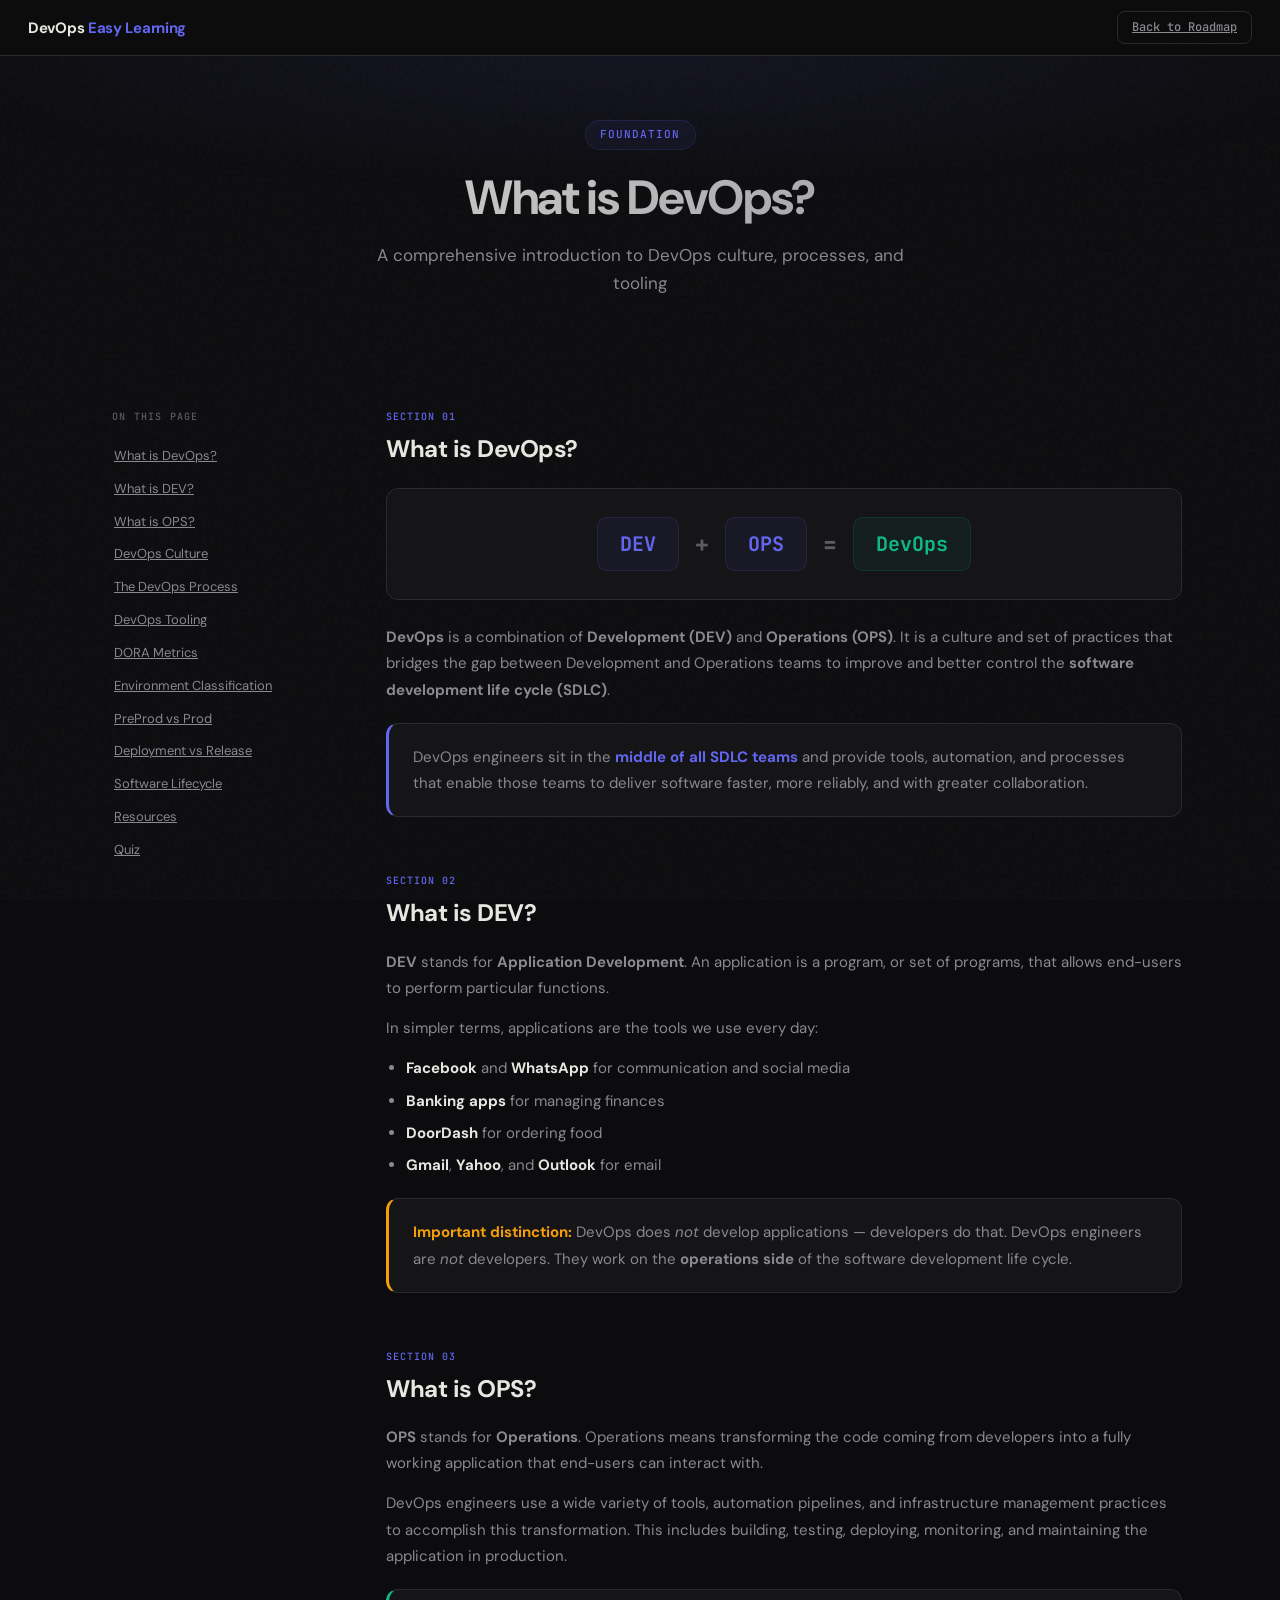
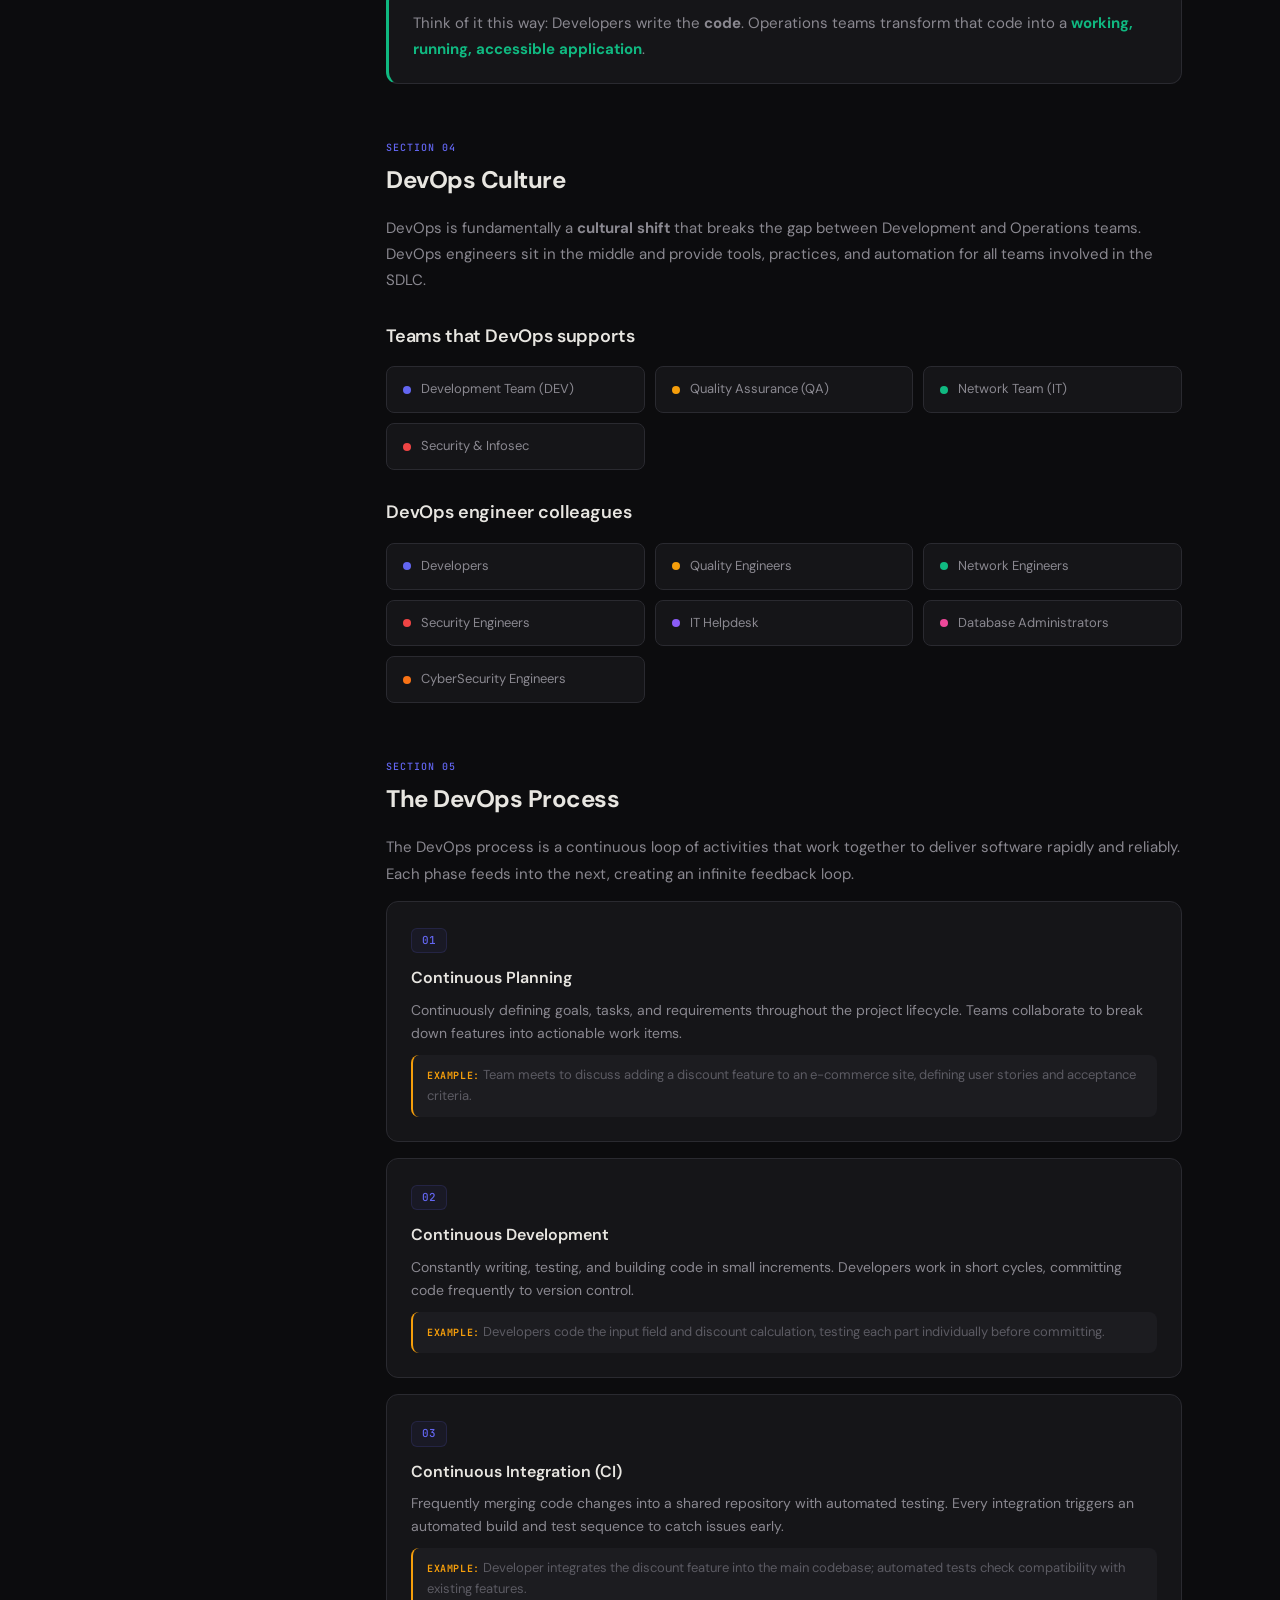
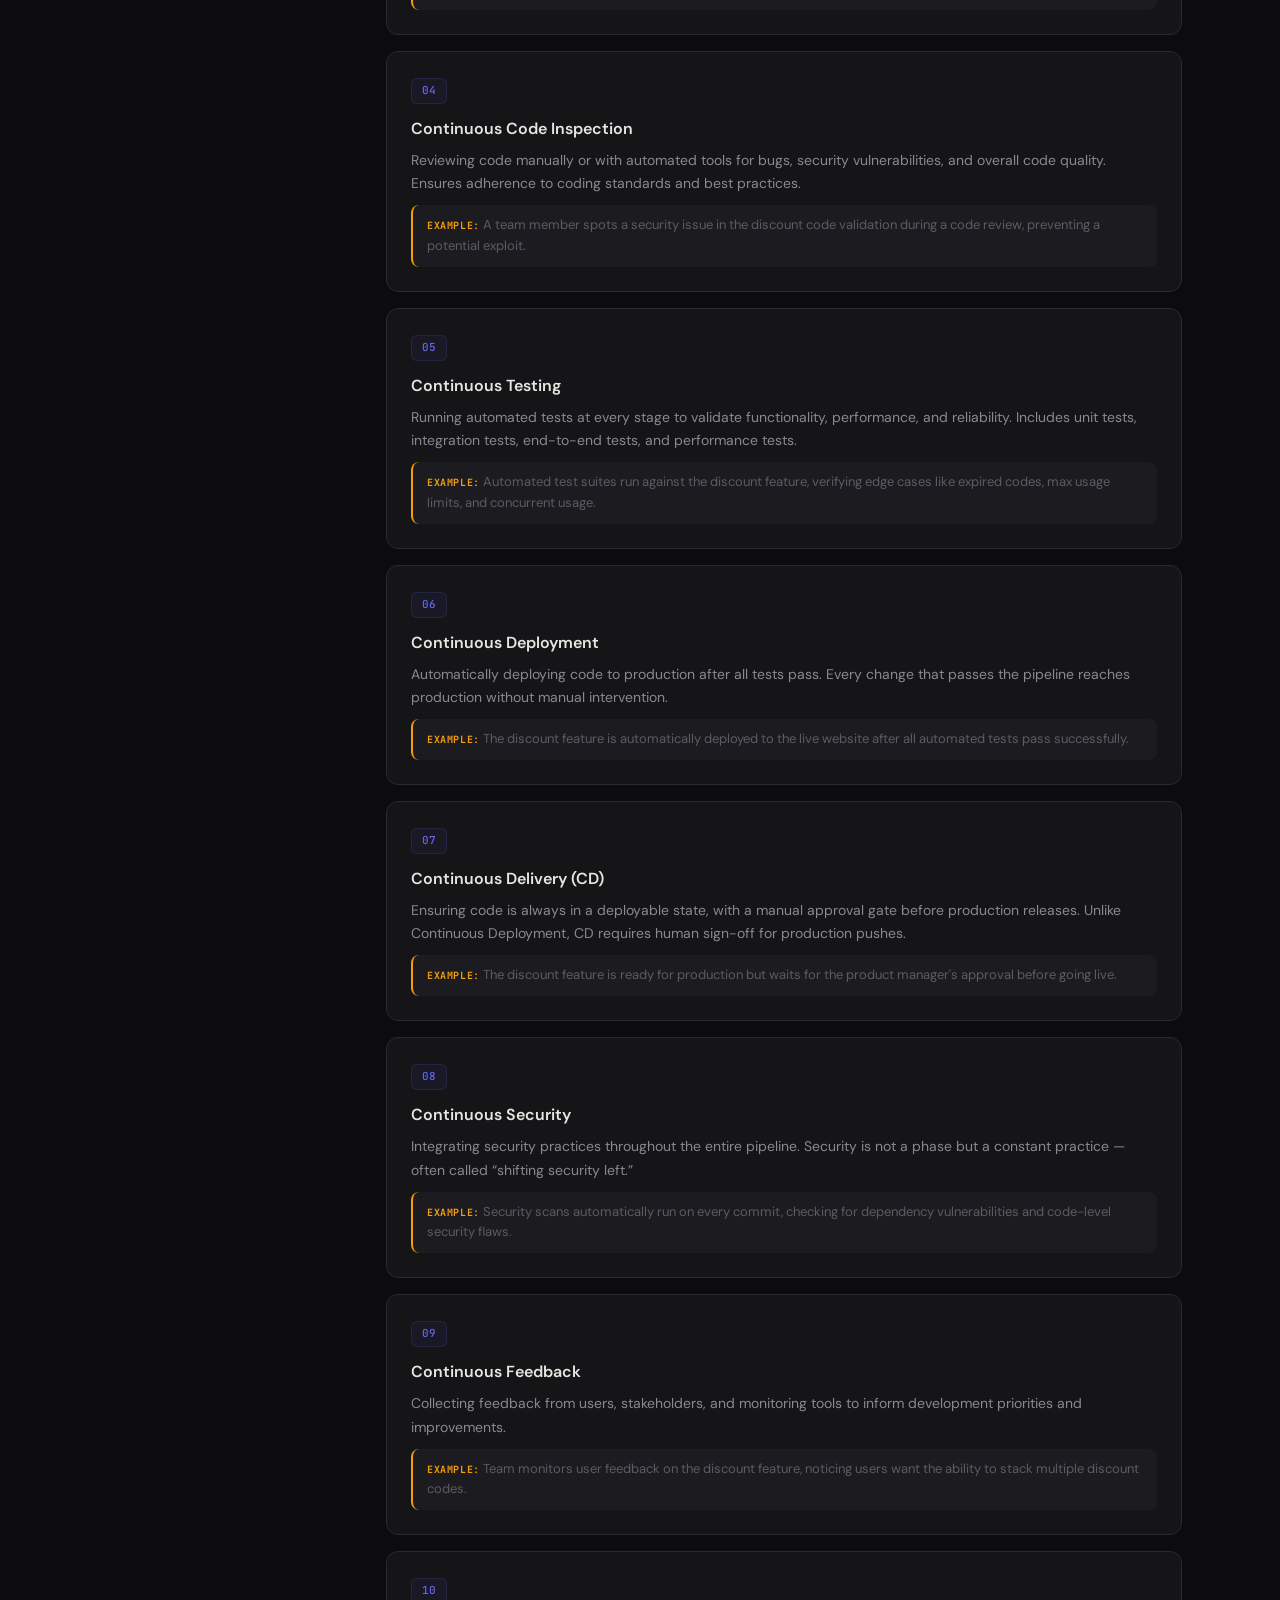
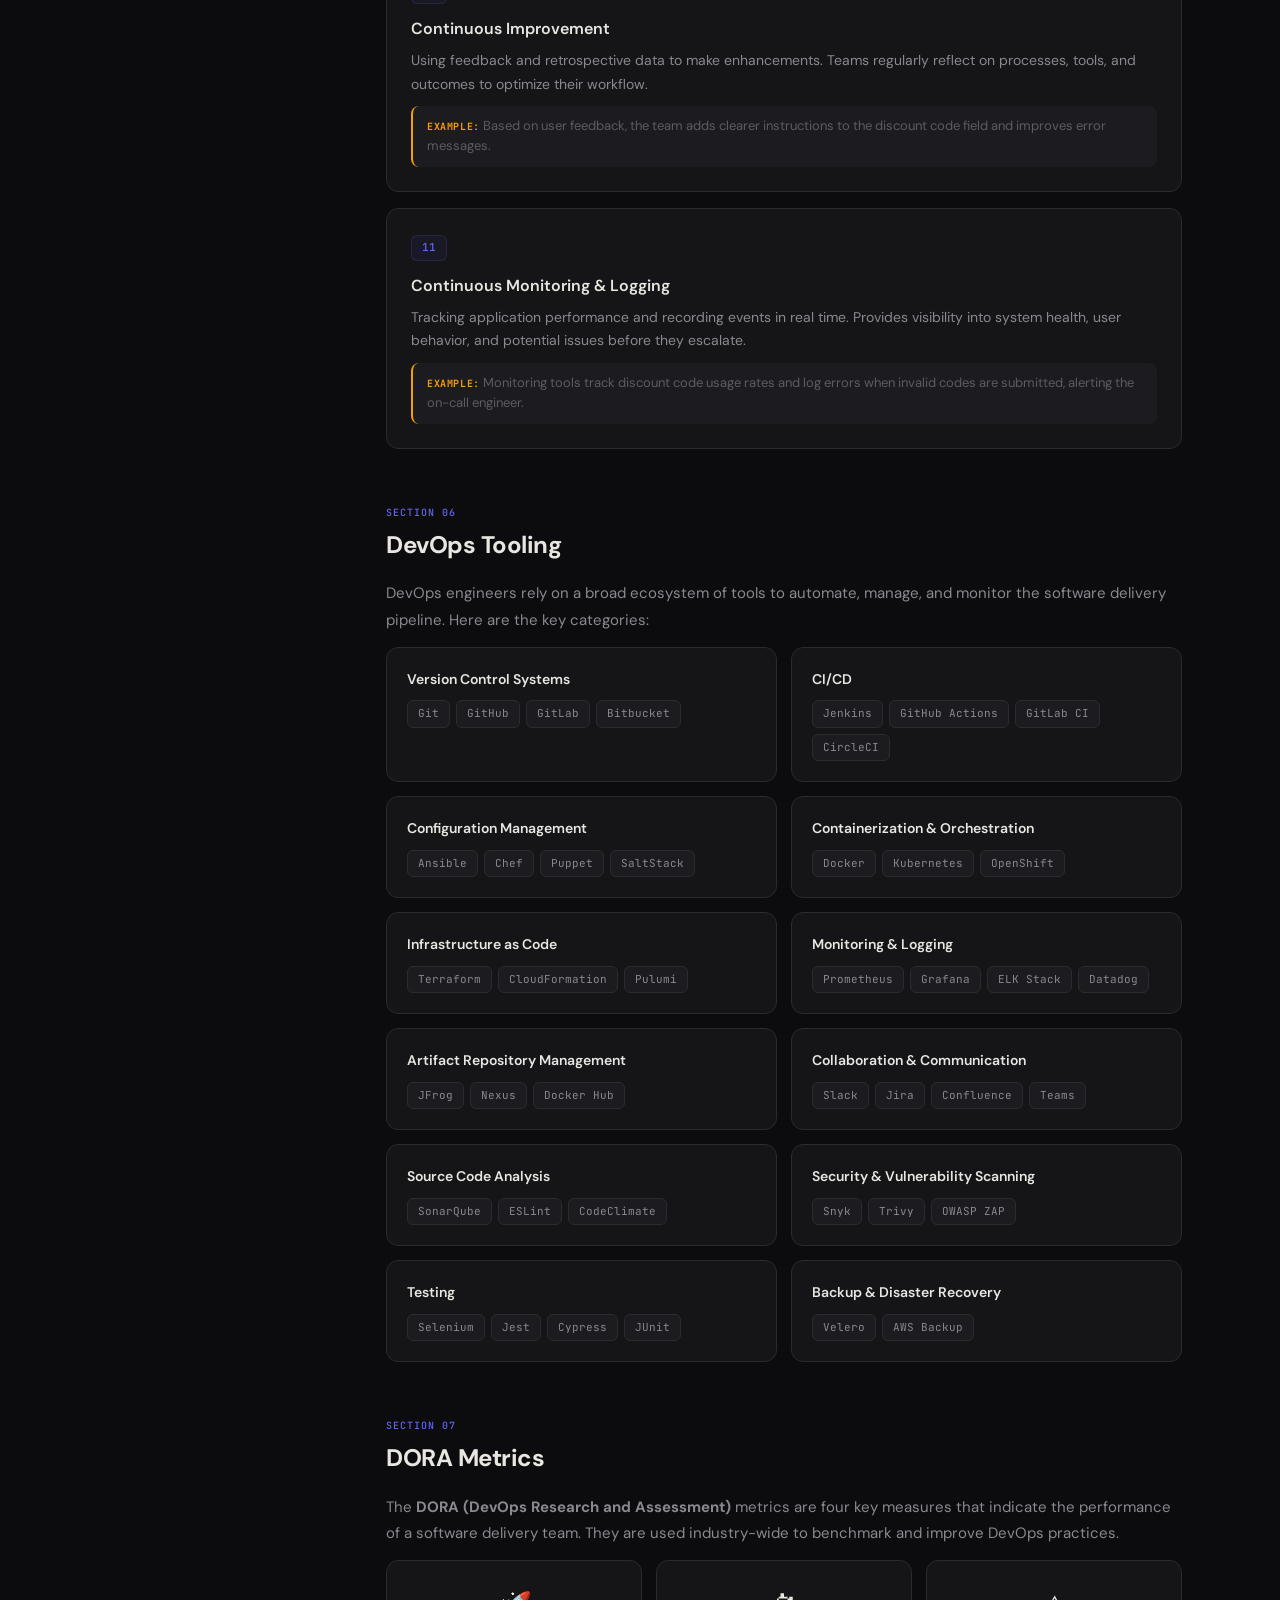
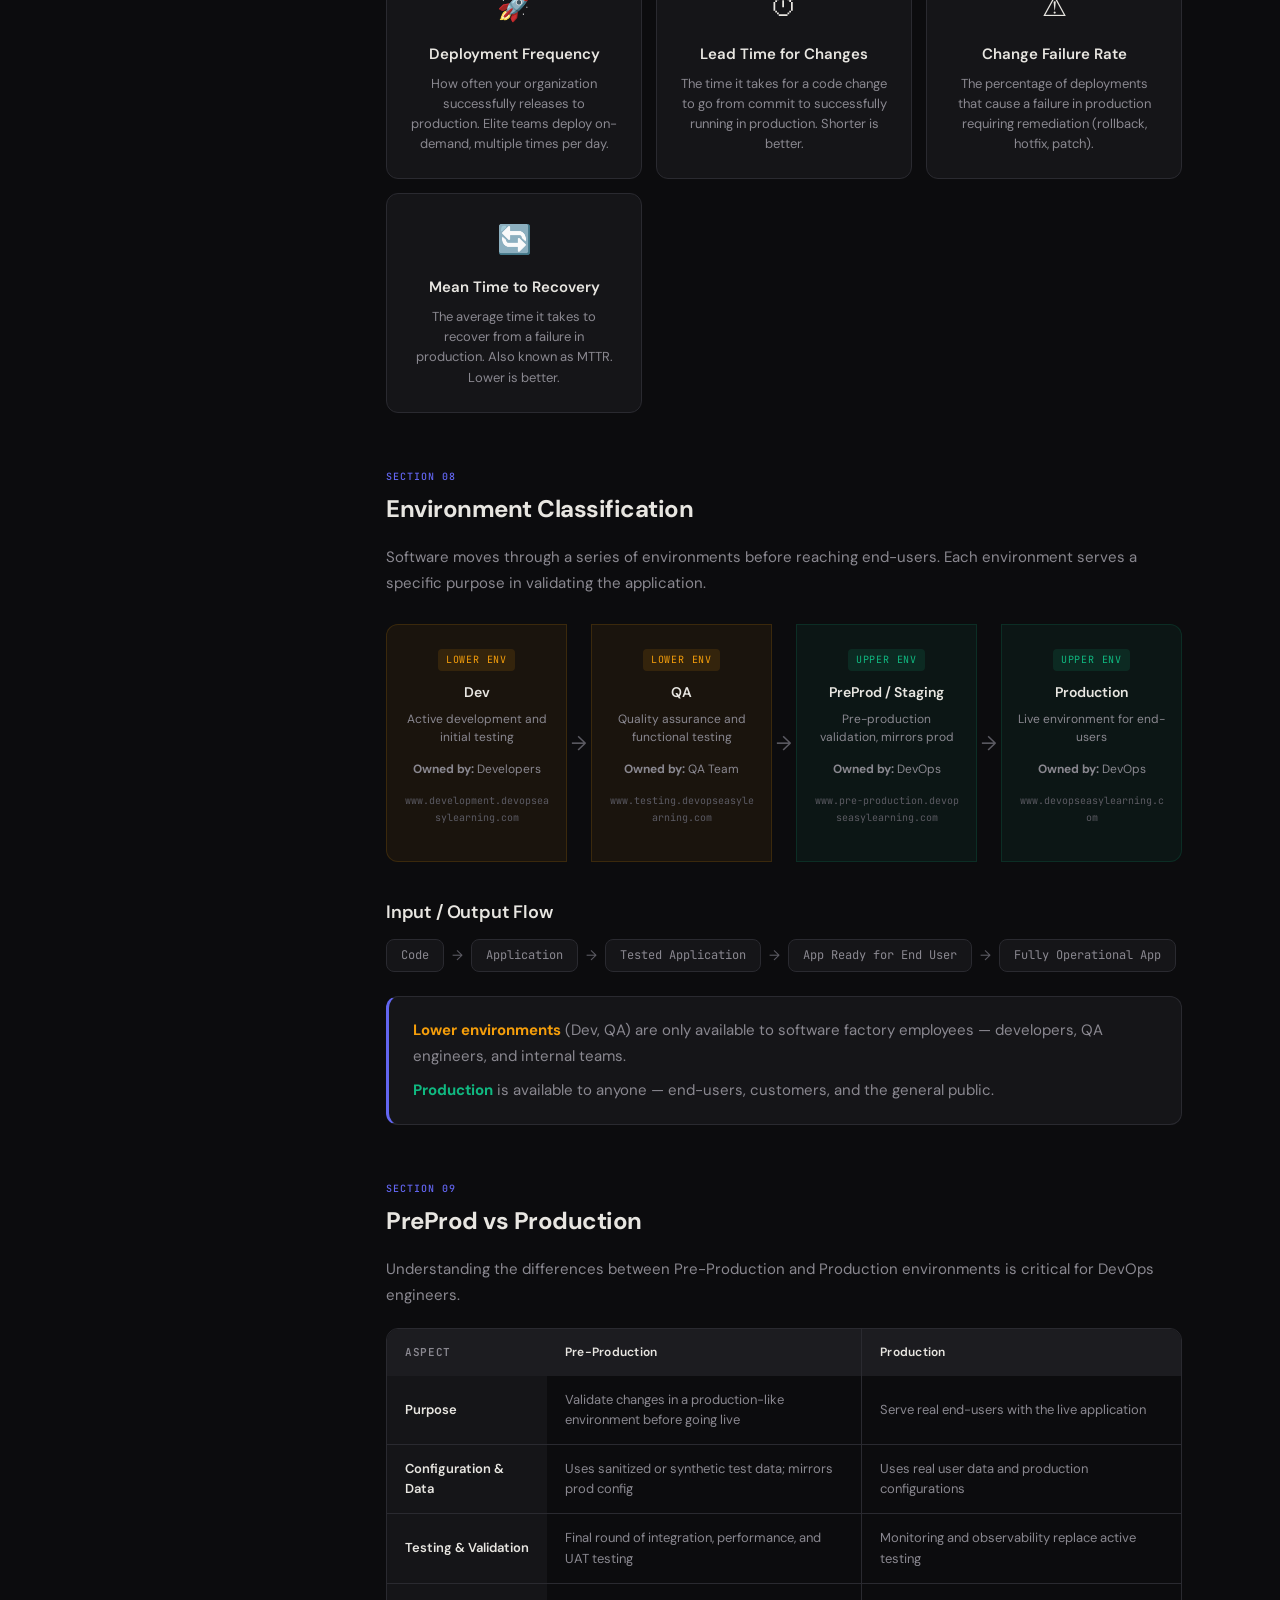
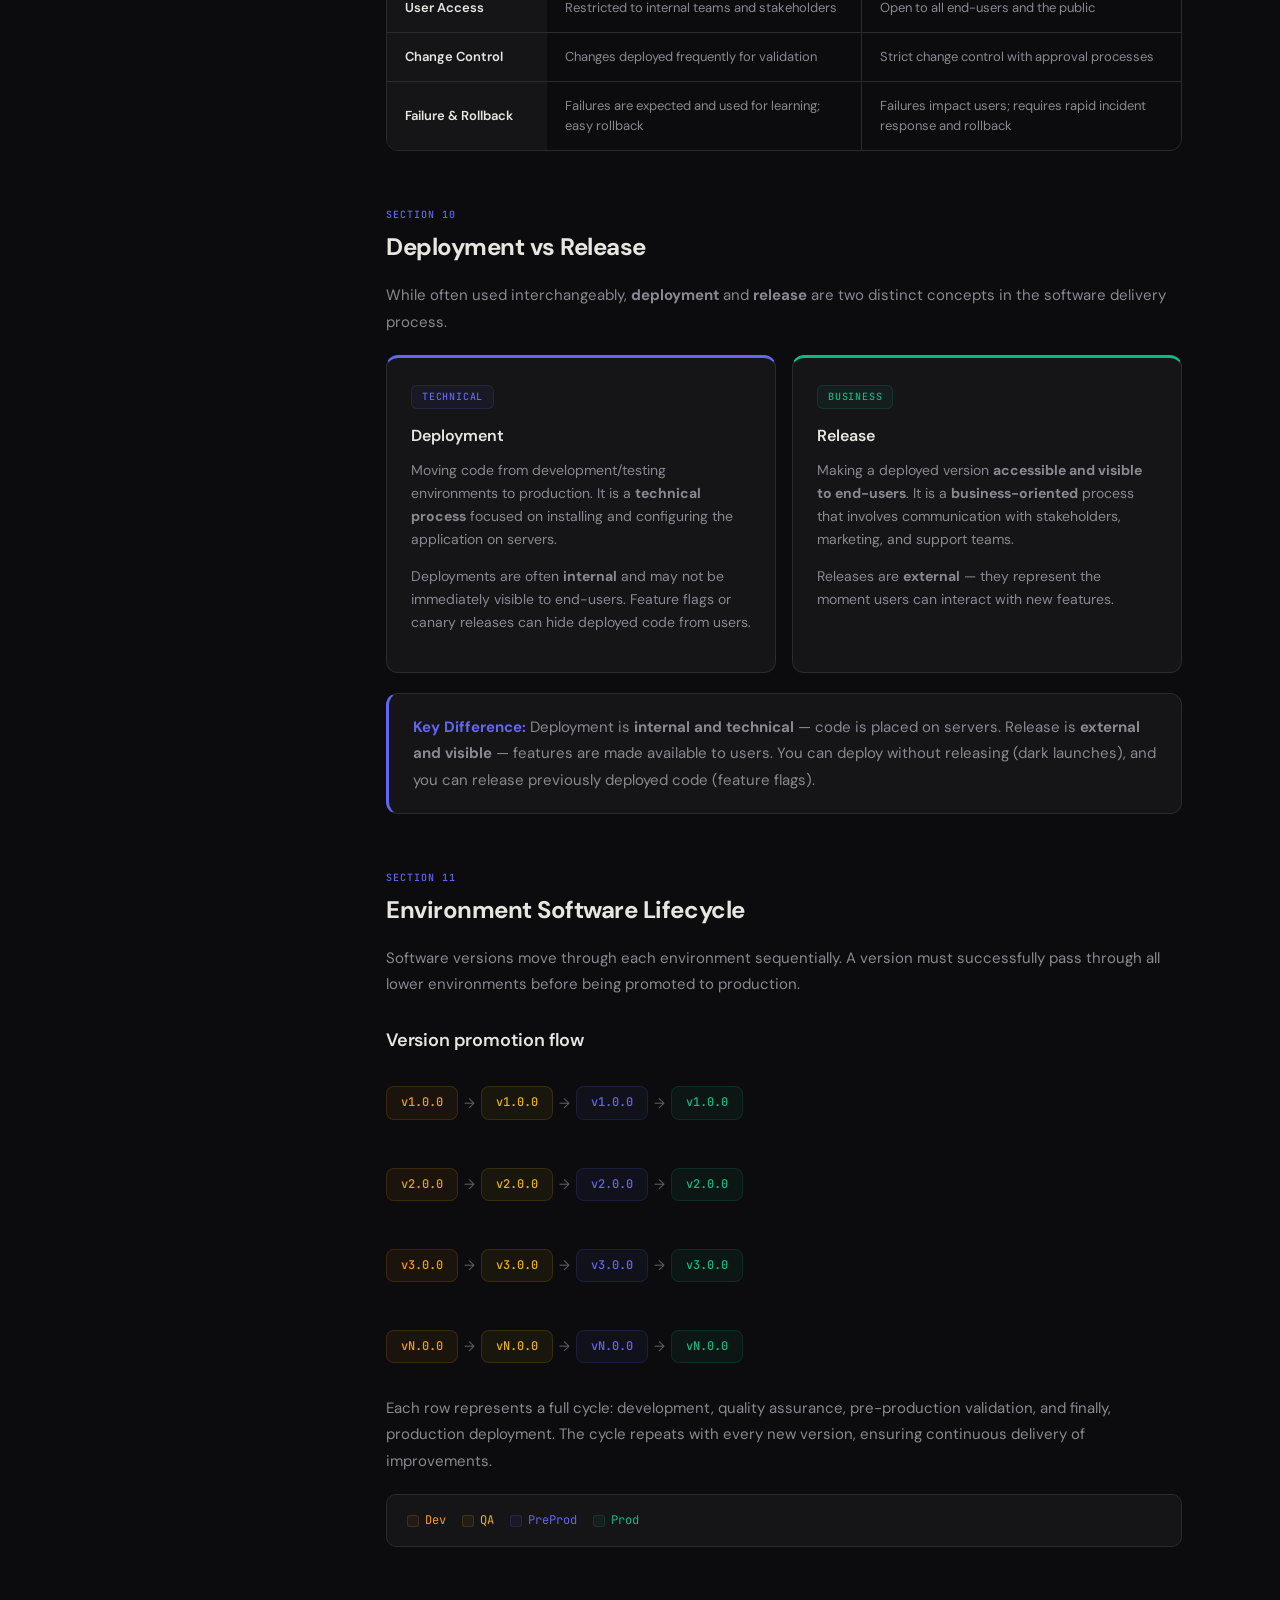
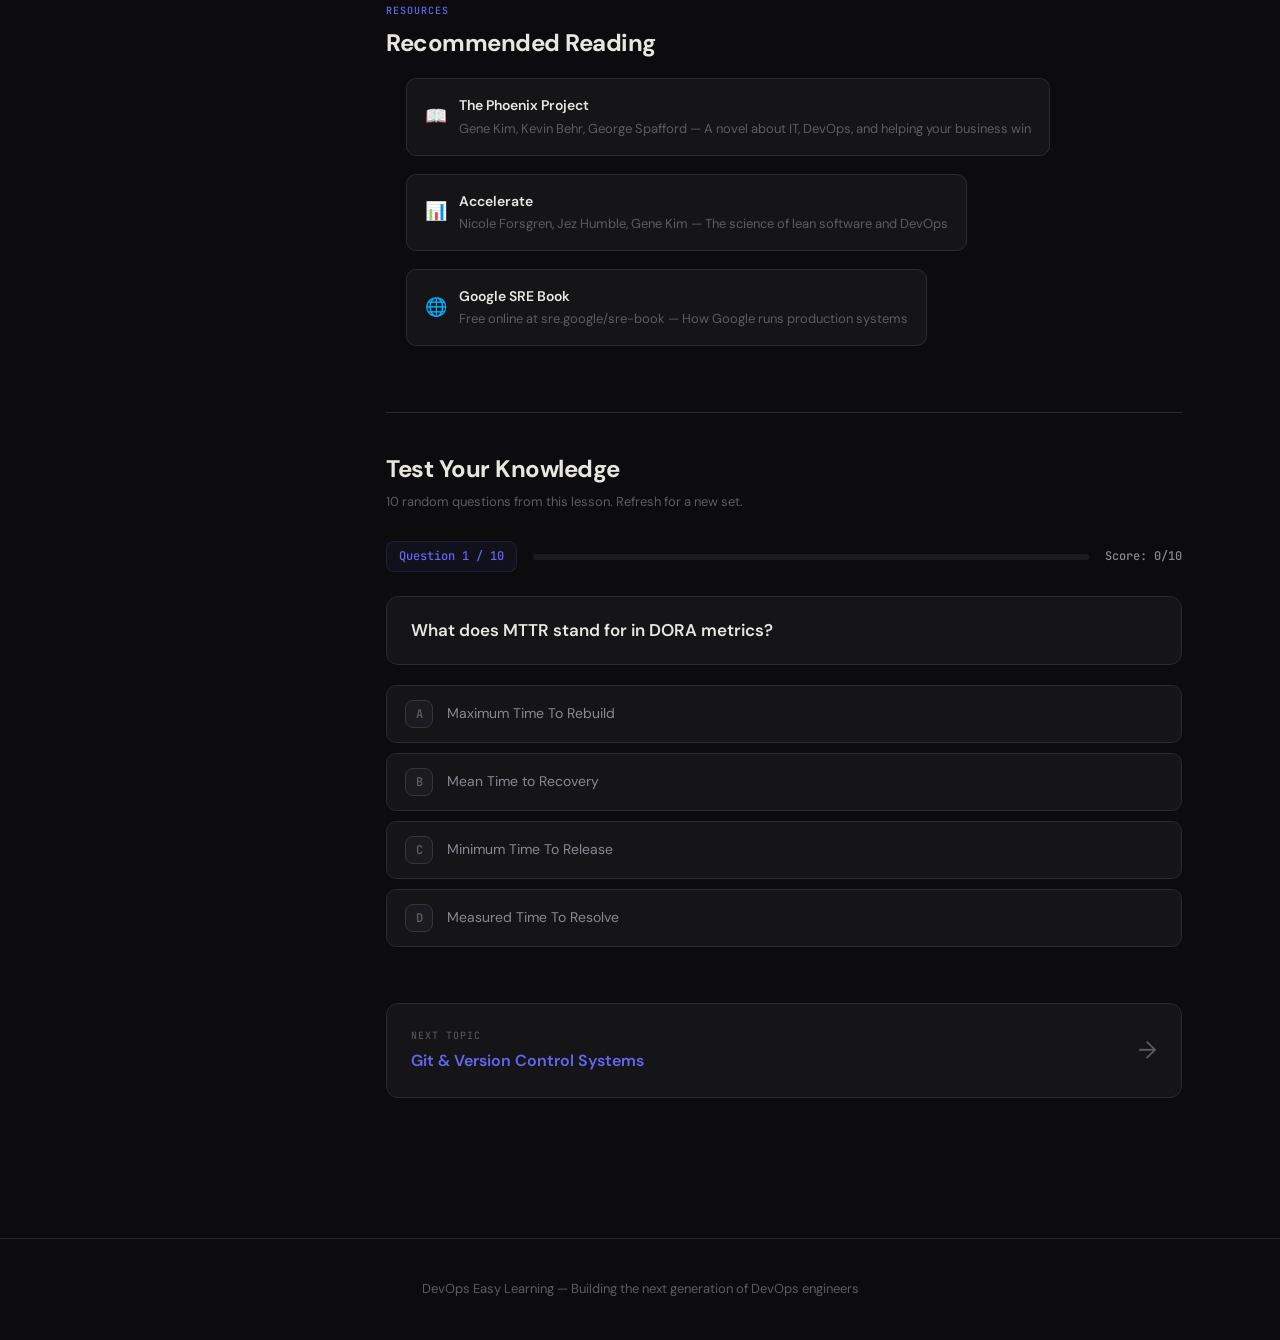
<file: topics/what-is-devops.html>
<!DOCTYPE html>
<html lang="en">
<head>
<meta charset="UTF-8"/>
<meta name="viewport" content="width=device-width, initial-scale=1.0"/>
<title>What is DevOps? — DevOps Easy Learning</title>
<link href="https://fonts.googleapis.com/css2?family=DM+Sans:wght@400;500;600;700&family=JetBrains+Mono:wght@400;500&display=swap" rel="stylesheet"/>
<link rel="stylesheet" href="../css/shared.css"/>
<style>
  /* ───── Nav ───── */
  .top-nav {
    position: fixed;
    top: 0; left: 0; right: 0;
    z-index: 100;
    height: 56px;
    background: rgba(12, 12, 14, 0.85);
    backdrop-filter: blur(12px);
    -webkit-backdrop-filter: blur(12px);
    border-bottom: 1px solid var(--border);
    display: flex;
    align-items: center;
    justify-content: space-between;
    padding: 0 28px;
  }

  .nav-brand {
    font-weight: 700;
    font-size: 15px;
    letter-spacing: -0.02em;
    color: var(--text);
  }

  .nav-brand span {
    color: var(--tier-core);
  }

  .nav-back {
    font-family: 'JetBrains Mono', monospace;
    font-size: 12px;
    font-weight: 500;
    color: var(--text-dim);
    padding: 6px 14px;
    border: 1px solid var(--border);
    border-radius: 8px;
    transition: all 0.2s;
  }

  .nav-back:hover {
    color: var(--text);
    border-color: var(--border-light);
    background: var(--surface);
  }

  /* ───── Hero ───── */
  .hero {
    padding: 120px 28px 64px;
    text-align: center;
    position: relative;
    z-index: 1;
  }

  .hero::before {
    content: '';
    position: absolute;
    top: 56px; left: 0; right: 0;
    height: 280px;
    background: radial-gradient(ellipse 60% 50% at 50% 0%, rgba(99, 102, 241, 0.08) 0%, transparent 100%);
    pointer-events: none;
  }

  .hero-badge {
    display: inline-block;
    font-family: 'JetBrains Mono', monospace;
    font-size: 11px;
    font-weight: 500;
    letter-spacing: 0.1em;
    text-transform: uppercase;
    color: var(--tier-core);
    background: var(--tier-core-bg);
    border: 1px solid var(--tier-core-border);
    padding: 5px 14px;
    border-radius: 20px;
    margin-bottom: 20px;
  }

  .hero h1 {
    font-size: clamp(32px, 5vw, 48px);
    font-weight: 700;
    letter-spacing: -0.03em;
    line-height: 1.15;
    margin-bottom: 16px;
    background: linear-gradient(135deg, var(--text) 0%, var(--text-dim) 100%);
    -webkit-background-clip: text;
    -webkit-text-fill-color: transparent;
    background-clip: text;
  }

  .hero p {
    font-size: 17px;
    color: var(--text-dim);
    max-width: 560px;
    margin: 0 auto;
    line-height: 1.65;
  }

  /* ───── Layout ───── */
  .page-wrapper {
    position: relative;
    z-index: 1;
    display: grid;
    grid-template-columns: 240px 1fr;
    gap: 48px;
    max-width: 1140px;
    margin: 0 auto;
    padding: 0 28px 80px;
  }

  /* ───── Table of Contents ───── */
  .toc-sidebar {
    position: sticky;
    top: 80px;
    align-self: start;
    max-height: calc(100vh - 100px);
    overflow-y: auto;
    scrollbar-width: thin;
    scrollbar-color: var(--border) transparent;
  }

  .toc-title {
    font-family: 'JetBrains Mono', monospace;
    font-size: 10px;
    font-weight: 500;
    letter-spacing: 0.12em;
    text-transform: uppercase;
    color: var(--text-muted);
    margin-bottom: 16px;
    padding-left: 14px;
  }

  .toc-list {
    list-style: none;
  }

  .toc-list li {
    margin-bottom: 2px;
  }

  .toc-list a {
    display: block;
    font-size: 13px;
    color: var(--text-dim);
    padding: 6px 14px;
    border-radius: 6px;
    border-left: 2px solid transparent;
    transition: all 0.2s;
    line-height: 1.45;
  }

  .toc-list a:hover {
    color: var(--text);
    background: var(--surface);
    border-left-color: var(--tier-core);
  }

  /* Mobile TOC toggle */
  .toc-toggle {
    display: none;
    width: 100%;
    padding: 12px 20px;
    background: var(--surface);
    border: 1px solid var(--border);
    border-radius: 10px;
    color: var(--text);
    font-family: 'DM Sans', sans-serif;
    font-size: 14px;
    font-weight: 600;
    cursor: pointer;
    text-align: left;
    margin-bottom: 12px;
    transition: border-color 0.2s;
  }

  .toc-toggle:hover {
    border-color: var(--border-light);
  }

  .toc-toggle::after {
    content: '\25BC';
    float: right;
    font-size: 10px;
    color: var(--text-muted);
    transition: transform 0.3s;
  }

  .toc-toggle.open::after {
    transform: rotate(180deg);
  }

  /* ───── Content ───── */
  .content {
    min-width: 0;
  }

  .section {
    margin-bottom: 56px;
  }

  .section-label {
    font-family: 'JetBrains Mono', monospace;
    font-size: 10px;
    font-weight: 500;
    letter-spacing: 0.1em;
    text-transform: uppercase;
    color: var(--tier-core);
    margin-bottom: 8px;
  }

  .section h2 {
    font-size: 24px;
    font-weight: 700;
    letter-spacing: -0.02em;
    margin-bottom: 20px;
    line-height: 1.3;
  }

  .section h3 {
    font-size: 18px;
    font-weight: 600;
    letter-spacing: -0.01em;
    margin-bottom: 12px;
    margin-top: 28px;
    color: var(--text);
  }

  .section p {
    font-size: 15px;
    color: var(--text-dim);
    line-height: 1.75;
    margin-bottom: 14px;
  }

  .section ul, .section ol {
    padding-left: 20px;
    margin-bottom: 16px;
  }

  .section li {
    font-size: 15px;
    color: var(--text-dim);
    line-height: 1.75;
    margin-bottom: 6px;
  }

  .section li strong {
    color: var(--text);
  }

  /* Highlight box */
  .highlight-box {
    background: var(--surface);
    border: 1px solid var(--border);
    border-radius: 12px;
    padding: 20px 24px;
    margin: 20px 0;
    border-left: 3px solid var(--tier-core);
  }

  .highlight-box p {
    margin-bottom: 0;
  }

  .highlight-box.warning {
    border-left-color: var(--tier-found);
  }

  .highlight-box.success {
    border-left-color: var(--tier-adv);
  }

  /* Equation-style display */
  .equation {
    display: flex;
    align-items: center;
    justify-content: center;
    gap: 16px;
    padding: 28px 24px;
    background: var(--surface);
    border: 1px solid var(--border);
    border-radius: 12px;
    margin: 24px 0;
    flex-wrap: wrap;
  }

  .equation-term {
    font-family: 'JetBrains Mono', monospace;
    font-size: 20px;
    font-weight: 700;
    color: var(--tier-core);
    padding: 10px 22px;
    background: var(--tier-core-bg);
    border: 1px solid var(--tier-core-border);
    border-radius: 10px;
  }

  .equation-op {
    font-size: 24px;
    font-weight: 700;
    color: var(--text-muted);
  }

  .equation-result {
    font-family: 'JetBrains Mono', monospace;
    font-size: 20px;
    font-weight: 700;
    color: var(--tier-adv);
    padding: 10px 22px;
    background: var(--tier-adv-bg);
    border: 1px solid var(--tier-adv-border);
    border-radius: 10px;
  }

  /* Team/colleague list */
  .team-grid {
    display: grid;
    grid-template-columns: repeat(auto-fill, minmax(200px, 1fr));
    gap: 10px;
    margin: 16px 0;
  }

  .team-item {
    display: flex;
    align-items: center;
    gap: 10px;
    padding: 12px 16px;
    background: var(--surface);
    border: 1px solid var(--border);
    border-radius: 8px;
    font-size: 13px;
    color: var(--text-dim);
    transition: border-color 0.2s;
  }

  .team-item:hover {
    border-color: var(--border-light);
  }

  .team-dot {
    width: 8px;
    height: 8px;
    border-radius: 50%;
    flex-shrink: 0;
  }

  /* Process cards */
  .process-cards {
    display: grid;
    gap: 16px;
  }

  .process-card {
    background: var(--surface);
    border: 1px solid var(--border);
    border-radius: 12px;
    padding: 24px;
    transition: border-color 0.2s, transform 0.15s;
    position: relative;
    overflow: hidden;
  }

  .process-card:hover {
    border-color: var(--border-light);
    transform: translateY(-1px);
  }

  .process-card::before {
    content: '';
    position: absolute;
    top: 0; left: 0;
    width: 100%;
    height: 3px;
    background: linear-gradient(90deg, var(--tier-core), var(--tier-adv));
    opacity: 0;
    transition: opacity 0.2s;
  }

  .process-card:hover::before {
    opacity: 1;
  }

  .process-number {
    font-family: 'JetBrains Mono', monospace;
    font-size: 11px;
    font-weight: 500;
    color: var(--tier-core);
    background: var(--tier-core-bg);
    border: 1px solid var(--tier-core-border);
    padding: 3px 10px;
    border-radius: 6px;
    display: inline-block;
    margin-bottom: 12px;
  }

  .process-card h4 {
    font-size: 16px;
    font-weight: 600;
    margin-bottom: 8px;
    color: var(--text);
  }

  .process-card .definition {
    font-size: 14px;
    color: var(--text-dim);
    line-height: 1.65;
    margin-bottom: 10px;
  }

  .process-card .example {
    font-size: 13px;
    color: var(--text-muted);
    line-height: 1.6;
    padding: 10px 14px;
    background: var(--surface2);
    border-radius: 8px;
    border-left: 2px solid var(--tier-found);
  }

  .process-card .example strong {
    color: var(--tier-found);
    font-family: 'JetBrains Mono', monospace;
    font-size: 10px;
    letter-spacing: 0.06em;
    text-transform: uppercase;
  }

  /* Tooling grid */
  .tool-grid {
    display: grid;
    grid-template-columns: repeat(auto-fill, minmax(260px, 1fr));
    gap: 14px;
  }

  .tool-card {
    background: var(--surface);
    border: 1px solid var(--border);
    border-radius: 12px;
    padding: 20px;
    transition: border-color 0.2s, transform 0.15s;
  }

  .tool-card:hover {
    border-color: var(--border-light);
    transform: translateY(-1px);
  }

  .tool-card h4 {
    font-size: 14px;
    font-weight: 600;
    margin-bottom: 10px;
    color: var(--text);
  }

  .tool-tags {
    display: flex;
    flex-wrap: wrap;
    gap: 6px;
  }

  .tool-tag {
    font-family: 'JetBrains Mono', monospace;
    font-size: 11px;
    color: var(--text-dim);
    background: var(--surface2);
    border: 1px solid var(--border);
    padding: 4px 10px;
    border-radius: 6px;
    transition: color 0.2s, border-color 0.2s;
  }

  .tool-card:hover .tool-tag {
    border-color: var(--border-light);
  }

  /* DORA Metric cards */
  .dora-grid {
    display: grid;
    grid-template-columns: repeat(auto-fill, minmax(240px, 1fr));
    gap: 14px;
  }

  .dora-card {
    background: var(--surface);
    border: 1px solid var(--border);
    border-radius: 12px;
    padding: 24px;
    text-align: center;
    transition: border-color 0.2s, transform 0.15s;
  }

  .dora-card:hover {
    border-color: var(--tier-adv-border);
    transform: translateY(-2px);
  }

  .dora-icon {
    font-size: 28px;
    margin-bottom: 12px;
    display: block;
  }

  .dora-card h4 {
    font-size: 15px;
    font-weight: 600;
    margin-bottom: 8px;
    color: var(--text);
  }

  .dora-card p {
    font-size: 13px;
    color: var(--text-dim);
    line-height: 1.55;
    margin-bottom: 0;
  }

  /* Environment flow */
  .env-flow {
    display: flex;
    align-items: stretch;
    gap: 0;
    margin: 28px 0;
    overflow-x: auto;
    padding-bottom: 8px;
  }

  .env-stage {
    flex: 1;
    min-width: 160px;
    padding: 20px 16px;
    text-align: center;
    position: relative;
    border: 1px solid var(--border);
    transition: border-color 0.2s;
  }

  .env-stage:first-child {
    border-radius: 12px 0 0 12px;
  }

  .env-stage:last-child {
    border-radius: 0 12px 12px 0;
  }

  .env-stage + .env-stage {
    border-left: none;
  }

  .env-stage.lower {
    background: var(--tier-found-bg);
    border-color: var(--tier-found-border);
  }

  .env-stage.lower + .env-stage.lower {
    border-left: none;
  }

  .env-stage.upper {
    background: var(--tier-adv-bg);
    border-color: var(--tier-adv-border);
  }

  .env-stage.upper + .env-stage.upper {
    border-left: none;
  }

  .env-stage h4 {
    font-size: 14px;
    font-weight: 600;
    margin-bottom: 6px;
  }

  .env-stage .env-label {
    font-family: 'JetBrains Mono', monospace;
    font-size: 10px;
    letter-spacing: 0.08em;
    text-transform: uppercase;
    padding: 3px 8px;
    border-radius: 4px;
    display: inline-block;
    margin-bottom: 10px;
  }

  .env-stage.lower .env-label {
    color: var(--tier-found);
    background: rgba(245, 158, 11, 0.12);
  }

  .env-stage.upper .env-label {
    color: var(--tier-adv);
    background: rgba(16, 185, 129, 0.12);
  }

  .env-stage .env-desc {
    font-size: 12px;
    color: var(--text-dim);
    line-height: 1.5;
    margin-top: 6px;
  }

  .env-stage .env-url {
    font-family: 'JetBrains Mono', monospace;
    font-size: 10px;
    color: var(--text-muted);
    margin-top: 8px;
    word-break: break-all;
  }

  .env-arrow {
    display: flex;
    align-items: center;
    font-size: 20px;
    color: var(--text-muted);
    padding: 0 4px;
    flex-shrink: 0;
  }

  /* Flow rows */
  .flow-row {
    display: flex;
    align-items: center;
    gap: 8px;
    margin: 12px 0;
    flex-wrap: wrap;
    font-size: 13px;
    color: var(--text-dim);
  }

  .flow-row .flow-item {
    padding: 6px 14px;
    background: var(--surface);
    border: 1px solid var(--border);
    border-radius: 8px;
    font-family: 'JetBrains Mono', monospace;
    font-size: 12px;
  }

  .flow-row .flow-arrow {
    color: var(--text-muted);
    font-size: 14px;
  }

  /* Comparison table */
  .comparison-table {
    width: 100%;
    border-collapse: separate;
    border-spacing: 0;
    border: 1px solid var(--border);
    border-radius: 12px;
    overflow: hidden;
    margin: 20px 0;
  }

  .comparison-table th,
  .comparison-table td {
    padding: 14px 18px;
    text-align: left;
    font-size: 13px;
    line-height: 1.55;
    border-bottom: 1px solid var(--border);
  }

  .comparison-table th {
    background: var(--surface2);
    font-weight: 600;
    font-size: 12px;
    letter-spacing: 0.02em;
    color: var(--text);
  }

  .comparison-table th:first-child {
    font-family: 'JetBrains Mono', monospace;
    font-size: 11px;
    letter-spacing: 0.06em;
    text-transform: uppercase;
    color: var(--text-dim);
    width: 160px;
  }

  .comparison-table td {
    color: var(--text-dim);
  }

  .comparison-table td:first-child {
    font-weight: 600;
    color: var(--text);
    background: var(--surface);
  }

  .comparison-table tr:last-child td,
  .comparison-table tr:last-child th {
    border-bottom: none;
  }

  .comparison-table tr:hover td {
    background: var(--surface);
  }

  .comparison-table tr:hover td:first-child {
    background: var(--surface2);
  }

  .comparison-table .col-preprod {
    border-right: 1px solid var(--border);
  }

  /* Versioning lifecycle */
  .lifecycle-track {
    display: flex;
    align-items: center;
    gap: 6px;
    padding: 16px 0;
    overflow-x: auto;
    margin: 16px 0;
  }

  .version-badge {
    font-family: 'JetBrains Mono', monospace;
    font-size: 12px;
    font-weight: 500;
    padding: 6px 14px;
    border-radius: 8px;
    white-space: nowrap;
    border: 1px solid;
  }

  .version-badge.dev {
    color: var(--tier-found);
    background: var(--tier-found-bg);
    border-color: var(--tier-found-border);
  }

  .version-badge.qa {
    color: #EAB308;
    background: rgba(234, 179, 8, 0.06);
    border-color: rgba(234, 179, 8, 0.15);
  }

  .version-badge.preprod {
    color: var(--tier-core);
    background: var(--tier-core-bg);
    border-color: var(--tier-core-border);
  }

  .version-badge.prod {
    color: var(--tier-adv);
    background: var(--tier-adv-bg);
    border-color: var(--tier-adv-border);
  }

  .lifecycle-arrow {
    color: var(--text-muted);
    font-size: 14px;
    flex-shrink: 0;
  }

  /* Deploy vs Release */
  .vs-grid {
    display: grid;
    grid-template-columns: 1fr 1fr;
    gap: 16px;
    margin: 20px 0;
  }

  .vs-card {
    background: var(--surface);
    border: 1px solid var(--border);
    border-radius: 12px;
    padding: 24px;
    transition: border-color 0.2s;
  }

  .vs-card:hover {
    border-color: var(--border-light);
  }

  .vs-card h4 {
    font-size: 16px;
    font-weight: 600;
    margin-bottom: 10px;
  }

  .vs-card.deploy { border-top: 3px solid var(--tier-core); }
  .vs-card.release { border-top: 3px solid var(--tier-adv); }

  .vs-card p {
    font-size: 14px;
    color: var(--text-dim);
    line-height: 1.65;
  }

  .vs-badge {
    font-family: 'JetBrains Mono', monospace;
    font-size: 10px;
    letter-spacing: 0.08em;
    text-transform: uppercase;
    padding: 3px 10px;
    border-radius: 6px;
    display: inline-block;
    margin-bottom: 14px;
    font-weight: 500;
  }

  .vs-card.deploy .vs-badge {
    color: var(--tier-core);
    background: var(--tier-core-bg);
    border: 1px solid var(--tier-core-border);
  }

  .vs-card.release .vs-badge {
    color: var(--tier-adv);
    background: var(--tier-adv-bg);
    border: 1px solid var(--tier-adv-border);
  }

  /* Resources */
  .resources-list {
    list-style: none;
    padding: 0;
  }

  .resources-list li {
    padding: 14px 18px;
    background: var(--surface);
    border: 1px solid var(--border);
    border-radius: 10px;
    margin-bottom: 10px;
    font-size: 14px;
    color: var(--text-dim);
    transition: border-color 0.2s;
    display: flex;
    align-items: center;
    gap: 12px;
  }

  .resources-list li:hover {
    border-color: var(--border-light);
  }

  .resource-icon {
    font-size: 18px;
    flex-shrink: 0;
  }

  .resource-title {
    font-weight: 600;
    color: var(--text);
  }

  .resource-author {
    color: var(--text-muted);
    font-size: 13px;
  }

  /* Footer nav */
  .footer-nav {
    display: flex;
    justify-content: space-between;
    align-items: center;
    padding: 24px;
    background: var(--surface);
    border: 1px solid var(--border);
    border-radius: 12px;
    margin-top: 40px;
    transition: border-color 0.2s;
  }

  .footer-nav:hover {
    border-color: var(--border-light);
  }

  .footer-nav-label {
    font-family: 'JetBrains Mono', monospace;
    font-size: 10px;
    letter-spacing: 0.1em;
    text-transform: uppercase;
    color: var(--text-muted);
    margin-bottom: 4px;
  }

  .footer-nav-title {
    font-size: 16px;
    font-weight: 600;
    color: var(--tier-core);
    transition: color 0.2s;
  }

  .footer-nav:hover .footer-nav-title {
    color: #818CF8;
  }

  .footer-nav-arrow {
    font-size: 24px;
    color: var(--text-muted);
  }

  /* Page footer */
  .page-footer {
    text-align: center;
    padding: 40px 28px;
    font-size: 13px;
    color: var(--text-muted);
    border-top: 1px solid var(--border);
    margin-top: 60px;
  }

  /* ───── Responsive ───── */
  @media (max-width: 860px) {
    .page-wrapper {
      grid-template-columns: 1fr;
      gap: 0;
    }

    .toc-sidebar {
      position: relative;
      top: 0;
      max-height: none;
      margin-bottom: 32px;
    }

    .toc-toggle {
      display: block;
    }

    .toc-list {
      display: none;
      padding-top: 8px;
    }

    .toc-list.open {
      display: block;
    }

    .toc-title {
      display: none;
    }

    .vs-grid {
      grid-template-columns: 1fr;
    }

    .env-flow {
      flex-direction: column;
      align-items: stretch;
    }

    .env-stage {
      border-radius: 0 !important;
    }

    .env-stage:first-child {
      border-radius: 12px 12px 0 0 !important;
    }

    .env-stage:last-child {
      border-radius: 0 0 12px 12px !important;
    }

    .env-stage + .env-stage {
      border-left: 1px solid var(--border);
      border-top: none;
    }

    .env-stage.lower + .env-stage.lower {
      border-left: 1px solid var(--tier-found-border);
    }

    .env-stage.upper + .env-stage.upper {
      border-left: 1px solid var(--tier-adv-border);
    }

    .env-arrow {
      justify-content: center;
      transform: rotate(90deg);
      padding: 4px 0;
    }
  }

  @media (max-width: 520px) {
    .hero {
      padding: 100px 20px 48px;
    }

    .page-wrapper {
      padding: 0 16px 60px;
    }

    .tool-grid {
      grid-template-columns: 1fr;
    }

    .dora-grid {
      grid-template-columns: 1fr;
    }

    .team-grid {
      grid-template-columns: 1fr;
    }

    .equation {
      gap: 10px;
      padding: 20px 16px;
    }

    .equation-term, .equation-result {
      font-size: 16px;
      padding: 8px 16px;
    }

    .comparison-table th,
    .comparison-table td {
      padding: 10px 12px;
      font-size: 12px;
    }
  }

  /* ───── Quiz Section ───── */
  .quiz-section {
    margin-bottom: 56px;
    margin-top: 40px;
  }

  .quiz-section h2 {
    font-size: 24px;
    font-weight: 700;
    letter-spacing: -0.02em;
    margin-bottom: 8px;
    line-height: 1.3;
  }

  .quiz-subtitle {
    font-size: 14px;
    color: var(--text-muted);
    margin-bottom: 24px;
  }

  .quiz-header {
    display: flex;
    align-items: center;
    gap: 16px;
    margin-bottom: 24px;
    flex-wrap: wrap;
  }

  .quiz-counter {
    font-family: 'JetBrains Mono', monospace;
    font-size: 12px;
    font-weight: 500;
    color: var(--tier-core);
    background: var(--tier-core-bg);
    border: 1px solid var(--tier-core-border);
    padding: 5px 12px;
    border-radius: 8px;
    white-space: nowrap;
  }

  .quiz-progress-bar {
    flex: 1;
    min-width: 100px;
    height: 6px;
    background: var(--surface2);
    border-radius: 3px;
    overflow: hidden;
  }

  .quiz-progress-fill {
    height: 100%;
    background: linear-gradient(90deg, var(--tier-core), var(--tier-adv));
    border-radius: 3px;
    transition: width 0.4s ease;
  }

  .quiz-score {
    font-family: 'JetBrains Mono', monospace;
    font-size: 12px;
    font-weight: 500;
    color: var(--text-dim);
    white-space: nowrap;
  }

  .quiz-question {
    font-size: 17px;
    font-weight: 600;
    color: var(--text);
    line-height: 1.55;
    margin-bottom: 20px;
    padding: 20px 24px;
    background: var(--surface);
    border: 1px solid var(--border);
    border-radius: 12px;
  }

  .quiz-options {
    display: grid;
    gap: 10px;
    margin-bottom: 16px;
  }

  .quiz-option {
    display: flex;
    align-items: center;
    gap: 14px;
    padding: 14px 18px;
    background: var(--surface);
    border: 1px solid var(--border);
    border-radius: 10px;
    cursor: pointer;
    transition: all 0.2s;
    font-size: 14px;
    color: var(--text-dim);
    line-height: 1.5;
  }

  .quiz-option:hover:not(.disabled) {
    border-color: var(--tier-core-border);
    background: var(--tier-core-bg);
    color: var(--text);
  }

  .quiz-option.disabled {
    cursor: default;
    opacity: 0.7;
  }

  .quiz-option.correct {
    border-color: var(--tier-adv-border) !important;
    background: var(--tier-adv-bg) !important;
    color: var(--tier-adv) !important;
    opacity: 1 !important;
    font-weight: 600;
  }

  .quiz-option.wrong {
    border-color: #EF4444 !important;
    background: rgba(239, 68, 68, 0.08) !important;
    color: #EF4444 !important;
    opacity: 1 !important;
  }

  .opt-letter {
    font-family: 'JetBrains Mono', monospace;
    font-size: 12px;
    font-weight: 600;
    width: 28px;
    height: 28px;
    display: flex;
    align-items: center;
    justify-content: center;
    border-radius: 6px;
    background: var(--surface2);
    border: 1px solid var(--border);
    flex-shrink: 0;
    color: var(--text-dim);
  }

  .quiz-option.correct .opt-letter {
    background: var(--tier-adv);
    border-color: var(--tier-adv);
    color: #fff;
  }

  .quiz-option.wrong .opt-letter {
    background: #EF4444;
    border-color: #EF4444;
    color: #fff;
  }

  .quiz-explanation {
    padding: 16px 20px;
    background: var(--surface);
    border: 1px solid var(--border);
    border-left: 3px solid var(--tier-core);
    border-radius: 10px;
    font-size: 14px;
    color: var(--text-dim);
    line-height: 1.65;
    margin-top: 8px;
  }

  .quiz-nav {
    display: flex;
    justify-content: flex-end;
    margin-top: 16px;
  }

  .quiz-next-btn {
    font-family: 'DM Sans', sans-serif;
    font-size: 14px;
    font-weight: 600;
    padding: 10px 24px;
    background: var(--tier-core);
    color: #fff;
    border: none;
    border-radius: 8px;
    cursor: pointer;
    transition: all 0.2s;
  }

  .quiz-next-btn:hover {
    opacity: 0.9;
    transform: translateY(-1px);
  }

  .quiz-results {
    text-align: center;
    padding: 48px 24px;
    background: var(--surface);
    border: 1px solid var(--border);
    border-radius: 16px;
  }

  .score-circle {
    width: 120px;
    height: 120px;
    border-radius: 50%;
    display: flex;
    align-items: center;
    justify-content: center;
    font-family: 'JetBrains Mono', monospace;
    font-size: 32px;
    font-weight: 700;
    margin: 0 auto 20px;
    border: 4px solid;
  }

  .score-circle.pass {
    color: var(--tier-adv);
    background: var(--tier-adv-bg);
    border-color: var(--tier-adv-border);
  }

  .score-circle.fail {
    color: #EF4444;
    background: rgba(239, 68, 68, 0.08);
    border-color: rgba(239, 68, 68, 0.25);
  }

  .result-msg {
    font-size: 22px;
    font-weight: 700;
    color: var(--text);
    margin-bottom: 8px;
  }

  .result-sub {
    font-size: 15px;
    color: var(--text-dim);
    margin-bottom: 28px;
    line-height: 1.6;
  }

  .quiz-restart-btn {
    font-family: 'DM Sans', sans-serif;
    font-size: 14px;
    font-weight: 600;
    padding: 12px 32px;
    background: var(--tier-core);
    color: #fff;
    border: none;
    border-radius: 8px;
    cursor: pointer;
    transition: all 0.2s;
  }

  .quiz-restart-btn:hover {
    opacity: 0.9;
    transform: translateY(-1px);
  }
</style>
</head>
<body>

<!-- Noise overlay -->
<div class="noise"></div>

<!-- ═══════ Top Navigation ═══════ -->
<nav class="top-nav">
  <div class="nav-brand">DevOps <span>Easy Learning</span></div>
  <a href="../index.html" class="nav-back">Back to Roadmap</a>
</nav>

<!-- ═══════ Hero Section ═══════ -->
<section class="hero">
  <div class="hero-badge">Foundation</div>
  <h1>What is DevOps?</h1>
  <p>A comprehensive introduction to DevOps culture, processes, and tooling</p>
</section>

<!-- ═══════ Page Layout ═══════ -->
<div class="page-wrapper">

  <!-- ── Table of Contents (Sidebar) ── -->
  <aside class="toc-sidebar">
    <button class="toc-toggle" id="toc-toggle-btn">
      Table of Contents
    </button>
    <div class="toc-title">On This Page</div>
    <ul class="toc-list">
      <li><a href="#what-is-devops">What is DevOps?</a></li>
      <li><a href="#what-is-dev">What is DEV?</a></li>
      <li><a href="#what-is-ops">What is OPS?</a></li>
      <li><a href="#devops-culture">DevOps Culture</a></li>
      <li><a href="#devops-process">The DevOps Process</a></li>
      <li><a href="#devops-tooling">DevOps Tooling</a></li>
      <li><a href="#dora-metrics">DORA Metrics</a></li>
      <li><a href="#environments">Environment Classification</a></li>
      <li><a href="#preprod-vs-prod">PreProd vs Prod</a></li>
      <li><a href="#deploy-vs-release">Deployment vs Release</a></li>
      <li><a href="#software-lifecycle">Software Lifecycle</a></li>
      <li><a href="#resources">Resources</a></li>
      <li><a href="#quiz">Quiz</a></li>
    </ul>
  </aside>

  <!-- ── Main Content ── -->
  <main class="content">

    <!-- Section 1: What is DevOps? -->
    <section class="section" id="what-is-devops">
      <div class="section-label">Section 01</div>
      <h2>What is DevOps?</h2>

      <div class="equation">
        <span class="equation-term">DEV</span>
        <span class="equation-op">+</span>
        <span class="equation-term">OPS</span>
        <span class="equation-op">=</span>
        <span class="equation-result">DevOps</span>
      </div>

      <p><strong>DevOps</strong> is a combination of <strong>Development (DEV)</strong> and <strong>Operations (OPS)</strong>. It is a culture and set of practices that bridges the gap between Development and Operations teams to improve and better control the <strong>software development life cycle (SDLC)</strong>.</p>

      <div class="highlight-box">
        <p>DevOps engineers sit in the <strong style="color: var(--tier-core);">middle of all SDLC teams</strong> and provide tools, automation, and processes that enable those teams to deliver software faster, more reliably, and with greater collaboration.</p>
      </div>
    </section>

    <!-- Section 2: What is DEV? -->
    <section class="section" id="what-is-dev">
      <div class="section-label">Section 02</div>
      <h2>What is DEV?</h2>

      <p><strong>DEV</strong> stands for <strong>Application Development</strong>. An application is a program, or set of programs, that allows end-users to perform particular functions.</p>

      <p>In simpler terms, applications are the tools we use every day:</p>

      <ul>
        <li><strong>Facebook</strong> and <strong>WhatsApp</strong> for communication and social media</li>
        <li><strong>Banking apps</strong> for managing finances</li>
        <li><strong>DoorDash</strong> for ordering food</li>
        <li><strong>Gmail</strong>, <strong>Yahoo</strong>, and <strong>Outlook</strong> for email</li>
      </ul>

      <div class="highlight-box warning">
        <p><strong style="color: var(--tier-found);">Important distinction:</strong> DevOps does <em>not</em> develop applications &mdash; developers do that. DevOps engineers are <em>not</em> developers. They work on the <strong>operations side</strong> of the software development life cycle.</p>
      </div>
    </section>

    <!-- Section 3: What is OPS? -->
    <section class="section" id="what-is-ops">
      <div class="section-label">Section 03</div>
      <h2>What is OPS?</h2>

      <p><strong>OPS</strong> stands for <strong>Operations</strong>. Operations means transforming the code coming from developers into a fully working application that end-users can interact with.</p>

      <p>DevOps engineers use a wide variety of tools, automation pipelines, and infrastructure management practices to accomplish this transformation. This includes building, testing, deploying, monitoring, and maintaining the application in production.</p>

      <div class="highlight-box success">
        <p>Think of it this way: Developers write the <strong>code</strong>. Operations teams transform that code into a <strong style="color: var(--tier-adv);">working, running, accessible application</strong>.</p>
      </div>
    </section>

    <!-- Section 4: DevOps Culture -->
    <section class="section" id="devops-culture">
      <div class="section-label">Section 04</div>
      <h2>DevOps Culture</h2>

      <p>DevOps is fundamentally a <strong>cultural shift</strong> that breaks the gap between Development and Operations teams. DevOps engineers sit in the middle and provide tools, practices, and automation for all teams involved in the SDLC.</p>

      <h3>Teams that DevOps supports</h3>
      <div class="team-grid">
        <div class="team-item">
          <span class="team-dot" style="background: var(--tier-core);"></span>
          Development Team (DEV)
        </div>
        <div class="team-item">
          <span class="team-dot" style="background: var(--tier-found);"></span>
          Quality Assurance (QA)
        </div>
        <div class="team-item">
          <span class="team-dot" style="background: var(--tier-adv);"></span>
          Network Team (IT)
        </div>
        <div class="team-item">
          <span class="team-dot" style="background: #EF4444;"></span>
          Security &amp; Infosec
        </div>
      </div>

      <h3>DevOps engineer colleagues</h3>
      <div class="team-grid">
        <div class="team-item">
          <span class="team-dot" style="background: var(--tier-core);"></span>
          Developers
        </div>
        <div class="team-item">
          <span class="team-dot" style="background: var(--tier-found);"></span>
          Quality Engineers
        </div>
        <div class="team-item">
          <span class="team-dot" style="background: var(--tier-adv);"></span>
          Network Engineers
        </div>
        <div class="team-item">
          <span class="team-dot" style="background: #EF4444;"></span>
          Security Engineers
        </div>
        <div class="team-item">
          <span class="team-dot" style="background: #8B5CF6;"></span>
          IT Helpdesk
        </div>
        <div class="team-item">
          <span class="team-dot" style="background: #EC4899;"></span>
          Database Administrators
        </div>
        <div class="team-item">
          <span class="team-dot" style="background: #F97316;"></span>
          CyberSecurity Engineers
        </div>
      </div>
    </section>

    <!-- Section 5: The DevOps Process -->
    <section class="section" id="devops-process">
      <div class="section-label">Section 05</div>
      <h2>The DevOps Process</h2>

      <p>The DevOps process is a continuous loop of activities that work together to deliver software rapidly and reliably. Each phase feeds into the next, creating an infinite feedback loop.</p>

      <div class="process-cards">

        <div class="process-card">
          <span class="process-number">01</span>
          <h4>Continuous Planning</h4>
          <p class="definition">Continuously defining goals, tasks, and requirements throughout the project lifecycle. Teams collaborate to break down features into actionable work items.</p>
          <div class="example">
            <strong>Example:</strong> Team meets to discuss adding a discount feature to an e-commerce site, defining user stories and acceptance criteria.
          </div>
        </div>

        <div class="process-card">
          <span class="process-number">02</span>
          <h4>Continuous Development</h4>
          <p class="definition">Constantly writing, testing, and building code in small increments. Developers work in short cycles, committing code frequently to version control.</p>
          <div class="example">
            <strong>Example:</strong> Developers code the input field and discount calculation, testing each part individually before committing.
          </div>
        </div>

        <div class="process-card">
          <span class="process-number">03</span>
          <h4>Continuous Integration (CI)</h4>
          <p class="definition">Frequently merging code changes into a shared repository with automated testing. Every integration triggers an automated build and test sequence to catch issues early.</p>
          <div class="example">
            <strong>Example:</strong> Developer integrates the discount feature into the main codebase; automated tests check compatibility with existing features.
          </div>
        </div>

        <div class="process-card">
          <span class="process-number">04</span>
          <h4>Continuous Code Inspection</h4>
          <p class="definition">Reviewing code manually or with automated tools for bugs, security vulnerabilities, and overall code quality. Ensures adherence to coding standards and best practices.</p>
          <div class="example">
            <strong>Example:</strong> A team member spots a security issue in the discount code validation during a code review, preventing a potential exploit.
          </div>
        </div>

        <div class="process-card">
          <span class="process-number">05</span>
          <h4>Continuous Testing</h4>
          <p class="definition">Running automated tests at every stage to validate functionality, performance, and reliability. Includes unit tests, integration tests, end-to-end tests, and performance tests.</p>
          <div class="example">
            <strong>Example:</strong> Automated test suites run against the discount feature, verifying edge cases like expired codes, max usage limits, and concurrent usage.
          </div>
        </div>

        <div class="process-card">
          <span class="process-number">06</span>
          <h4>Continuous Deployment</h4>
          <p class="definition">Automatically deploying code to production after all tests pass. Every change that passes the pipeline reaches production without manual intervention.</p>
          <div class="example">
            <strong>Example:</strong> The discount feature is automatically deployed to the live website after all automated tests pass successfully.
          </div>
        </div>

        <div class="process-card">
          <span class="process-number">07</span>
          <h4>Continuous Delivery (CD)</h4>
          <p class="definition">Ensuring code is always in a deployable state, with a manual approval gate before production releases. Unlike Continuous Deployment, CD requires human sign-off for production pushes.</p>
          <div class="example">
            <strong>Example:</strong> The discount feature is ready for production but waits for the product manager's approval before going live.
          </div>
        </div>

        <div class="process-card">
          <span class="process-number">08</span>
          <h4>Continuous Security</h4>
          <p class="definition">Integrating security practices throughout the entire pipeline. Security is not a phase but a constant practice &mdash; often called &ldquo;shifting security left.&rdquo;</p>
          <div class="example">
            <strong>Example:</strong> Security scans automatically run on every commit, checking for dependency vulnerabilities and code-level security flaws.
          </div>
        </div>

        <div class="process-card">
          <span class="process-number">09</span>
          <h4>Continuous Feedback</h4>
          <p class="definition">Collecting feedback from users, stakeholders, and monitoring tools to inform development priorities and improvements.</p>
          <div class="example">
            <strong>Example:</strong> Team monitors user feedback on the discount feature, noticing users want the ability to stack multiple discount codes.
          </div>
        </div>

        <div class="process-card">
          <span class="process-number">10</span>
          <h4>Continuous Improvement</h4>
          <p class="definition">Using feedback and retrospective data to make enhancements. Teams regularly reflect on processes, tools, and outcomes to optimize their workflow.</p>
          <div class="example">
            <strong>Example:</strong> Based on user feedback, the team adds clearer instructions to the discount code field and improves error messages.
          </div>
        </div>

        <div class="process-card">
          <span class="process-number">11</span>
          <h4>Continuous Monitoring &amp; Logging</h4>
          <p class="definition">Tracking application performance and recording events in real time. Provides visibility into system health, user behavior, and potential issues before they escalate.</p>
          <div class="example">
            <strong>Example:</strong> Monitoring tools track discount code usage rates and log errors when invalid codes are submitted, alerting the on-call engineer.
          </div>
        </div>

      </div>
    </section>

    <!-- Section 6: DevOps Tooling -->
    <section class="section" id="devops-tooling">
      <div class="section-label">Section 06</div>
      <h2>DevOps Tooling</h2>

      <p>DevOps engineers rely on a broad ecosystem of tools to automate, manage, and monitor the software delivery pipeline. Here are the key categories:</p>

      <div class="tool-grid">

        <div class="tool-card">
          <h4>Version Control Systems</h4>
          <div class="tool-tags">
            <span class="tool-tag">Git</span>
            <span class="tool-tag">GitHub</span>
            <span class="tool-tag">GitLab</span>
            <span class="tool-tag">Bitbucket</span>
          </div>
        </div>

        <div class="tool-card">
          <h4>CI/CD</h4>
          <div class="tool-tags">
            <span class="tool-tag">Jenkins</span>
            <span class="tool-tag">GitHub Actions</span>
            <span class="tool-tag">GitLab CI</span>
            <span class="tool-tag">CircleCI</span>
          </div>
        </div>

        <div class="tool-card">
          <h4>Configuration Management</h4>
          <div class="tool-tags">
            <span class="tool-tag">Ansible</span>
            <span class="tool-tag">Chef</span>
            <span class="tool-tag">Puppet</span>
            <span class="tool-tag">SaltStack</span>
          </div>
        </div>

        <div class="tool-card">
          <h4>Containerization &amp; Orchestration</h4>
          <div class="tool-tags">
            <span class="tool-tag">Docker</span>
            <span class="tool-tag">Kubernetes</span>
            <span class="tool-tag">OpenShift</span>
          </div>
        </div>

        <div class="tool-card">
          <h4>Infrastructure as Code</h4>
          <div class="tool-tags">
            <span class="tool-tag">Terraform</span>
            <span class="tool-tag">CloudFormation</span>
            <span class="tool-tag">Pulumi</span>
          </div>
        </div>

        <div class="tool-card">
          <h4>Monitoring &amp; Logging</h4>
          <div class="tool-tags">
            <span class="tool-tag">Prometheus</span>
            <span class="tool-tag">Grafana</span>
            <span class="tool-tag">ELK Stack</span>
            <span class="tool-tag">Datadog</span>
          </div>
        </div>

        <div class="tool-card">
          <h4>Artifact Repository Management</h4>
          <div class="tool-tags">
            <span class="tool-tag">JFrog</span>
            <span class="tool-tag">Nexus</span>
            <span class="tool-tag">Docker Hub</span>
          </div>
        </div>

        <div class="tool-card">
          <h4>Collaboration &amp; Communication</h4>
          <div class="tool-tags">
            <span class="tool-tag">Slack</span>
            <span class="tool-tag">Jira</span>
            <span class="tool-tag">Confluence</span>
            <span class="tool-tag">Teams</span>
          </div>
        </div>

        <div class="tool-card">
          <h4>Source Code Analysis</h4>
          <div class="tool-tags">
            <span class="tool-tag">SonarQube</span>
            <span class="tool-tag">ESLint</span>
            <span class="tool-tag">CodeClimate</span>
          </div>
        </div>

        <div class="tool-card">
          <h4>Security &amp; Vulnerability Scanning</h4>
          <div class="tool-tags">
            <span class="tool-tag">Snyk</span>
            <span class="tool-tag">Trivy</span>
            <span class="tool-tag">OWASP ZAP</span>
          </div>
        </div>

        <div class="tool-card">
          <h4>Testing</h4>
          <div class="tool-tags">
            <span class="tool-tag">Selenium</span>
            <span class="tool-tag">Jest</span>
            <span class="tool-tag">Cypress</span>
            <span class="tool-tag">JUnit</span>
          </div>
        </div>

        <div class="tool-card">
          <h4>Backup &amp; Disaster Recovery</h4>
          <div class="tool-tags">
            <span class="tool-tag">Velero</span>
            <span class="tool-tag">AWS Backup</span>
          </div>
        </div>

      </div>
    </section>

    <!-- Section 7: DORA Metrics -->
    <section class="section" id="dora-metrics">
      <div class="section-label">Section 07</div>
      <h2>DORA Metrics</h2>

      <p>The <strong>DORA (DevOps Research and Assessment)</strong> metrics are four key measures that indicate the performance of a software delivery team. They are used industry-wide to benchmark and improve DevOps practices.</p>

      <div class="dora-grid">

        <div class="dora-card">
          <span class="dora-icon" aria-hidden="true">&#x1F680;</span>
          <h4>Deployment Frequency</h4>
          <p>How often your organization successfully releases to production. Elite teams deploy on-demand, multiple times per day.</p>
        </div>

        <div class="dora-card">
          <span class="dora-icon" aria-hidden="true">&#x23F1;</span>
          <h4>Lead Time for Changes</h4>
          <p>The time it takes for a code change to go from commit to successfully running in production. Shorter is better.</p>
        </div>

        <div class="dora-card">
          <span class="dora-icon" aria-hidden="true">&#x26A0;</span>
          <h4>Change Failure Rate</h4>
          <p>The percentage of deployments that cause a failure in production requiring remediation (rollback, hotfix, patch).</p>
        </div>

        <div class="dora-card">
          <span class="dora-icon" aria-hidden="true">&#x1F504;</span>
          <h4>Mean Time to Recovery</h4>
          <p>The average time it takes to recover from a failure in production. Also known as MTTR. Lower is better.</p>
        </div>

      </div>
    </section>

    <!-- Section 8: Environment Classification -->
    <section class="section" id="environments">
      <div class="section-label">Section 08</div>
      <h2>Environment Classification</h2>

      <p>Software moves through a series of environments before reaching end-users. Each environment serves a specific purpose in validating the application.</p>

      <div class="env-flow">
        <div class="env-stage lower">
          <span class="env-label">Lower Env</span>
          <h4>Dev</h4>
          <p class="env-desc">Active development and initial testing</p>
          <p class="env-desc"><strong>Owned by:</strong> Developers</p>
          <p class="env-url">www.development.devopseasylearning.com</p>
        </div>
        <div class="env-arrow">&#x2192;</div>
        <div class="env-stage lower">
          <span class="env-label">Lower Env</span>
          <h4>QA</h4>
          <p class="env-desc">Quality assurance and functional testing</p>
          <p class="env-desc"><strong>Owned by:</strong> QA Team</p>
          <p class="env-url">www.testing.devopseasylearning.com</p>
        </div>
        <div class="env-arrow">&#x2192;</div>
        <div class="env-stage upper">
          <span class="env-label">Upper Env</span>
          <h4>PreProd / Staging</h4>
          <p class="env-desc">Pre-production validation, mirrors prod</p>
          <p class="env-desc"><strong>Owned by:</strong> DevOps</p>
          <p class="env-url">www.pre-production.devopseasylearning.com</p>
        </div>
        <div class="env-arrow">&#x2192;</div>
        <div class="env-stage upper">
          <span class="env-label">Upper Env</span>
          <h4>Production</h4>
          <p class="env-desc">Live environment for end-users</p>
          <p class="env-desc"><strong>Owned by:</strong> DevOps</p>
          <p class="env-url">www.devopseasylearning.com</p>
        </div>
      </div>

      <h3>Input / Output Flow</h3>
      <div class="flow-row">
        <span class="flow-item">Code</span>
        <span class="flow-arrow">&#x2192;</span>
        <span class="flow-item">Application</span>
        <span class="flow-arrow">&#x2192;</span>
        <span class="flow-item">Tested Application</span>
        <span class="flow-arrow">&#x2192;</span>
        <span class="flow-item">App Ready for End User</span>
        <span class="flow-arrow">&#x2192;</span>
        <span class="flow-item">Fully Operational App</span>
      </div>

      <div class="highlight-box" style="margin-top: 24px;">
        <p><strong style="color: var(--tier-found);">Lower environments</strong> (Dev, QA) are only available to software factory employees &mdash; developers, QA engineers, and internal teams.</p>
        <p style="margin-top: 8px; margin-bottom: 0;"><strong style="color: var(--tier-adv);">Production</strong> is available to anyone &mdash; end-users, customers, and the general public.</p>
      </div>
    </section>

    <!-- Section 9: PreProd vs Prod -->
    <section class="section" id="preprod-vs-prod">
      <div class="section-label">Section 09</div>
      <h2>PreProd vs Production</h2>

      <p>Understanding the differences between Pre-Production and Production environments is critical for DevOps engineers.</p>

      <table class="comparison-table">
        <thead>
          <tr>
            <th>Aspect</th>
            <th class="col-preprod">Pre-Production</th>
            <th>Production</th>
          </tr>
        </thead>
        <tbody>
          <tr>
            <td>Purpose</td>
            <td class="col-preprod">Validate changes in a production-like environment before going live</td>
            <td>Serve real end-users with the live application</td>
          </tr>
          <tr>
            <td>Configuration &amp; Data</td>
            <td class="col-preprod">Uses sanitized or synthetic test data; mirrors prod config</td>
            <td>Uses real user data and production configurations</td>
          </tr>
          <tr>
            <td>Testing &amp; Validation</td>
            <td class="col-preprod">Final round of integration, performance, and UAT testing</td>
            <td>Monitoring and observability replace active testing</td>
          </tr>
          <tr>
            <td>User Access</td>
            <td class="col-preprod">Restricted to internal teams and stakeholders</td>
            <td>Open to all end-users and the public</td>
          </tr>
          <tr>
            <td>Change Control</td>
            <td class="col-preprod">Changes deployed frequently for validation</td>
            <td>Strict change control with approval processes</td>
          </tr>
          <tr>
            <td>Failure &amp; Rollback</td>
            <td class="col-preprod">Failures are expected and used for learning; easy rollback</td>
            <td>Failures impact users; requires rapid incident response and rollback</td>
          </tr>
        </tbody>
      </table>
    </section>

    <!-- Section 10: Deployment vs Release -->
    <section class="section" id="deploy-vs-release">
      <div class="section-label">Section 10</div>
      <h2>Deployment vs Release</h2>

      <p>While often used interchangeably, <strong>deployment</strong> and <strong>release</strong> are two distinct concepts in the software delivery process.</p>

      <div class="vs-grid">
        <div class="vs-card deploy">
          <span class="vs-badge">Technical</span>
          <h4>Deployment</h4>
          <p>Moving code from development/testing environments to production. It is a <strong>technical process</strong> focused on installing and configuring the application on servers.</p>
          <p style="margin-top: 12px;">Deployments are often <strong>internal</strong> and may not be immediately visible to end-users. Feature flags or canary releases can hide deployed code from users.</p>
        </div>
        <div class="vs-card release">
          <span class="vs-badge">Business</span>
          <h4>Release</h4>
          <p>Making a deployed version <strong>accessible and visible to end-users</strong>. It is a <strong>business-oriented</strong> process that involves communication with stakeholders, marketing, and support teams.</p>
          <p style="margin-top: 12px;">Releases are <strong>external</strong> &mdash; they represent the moment users can interact with new features.</p>
        </div>
      </div>

      <div class="highlight-box">
        <p><strong style="color: var(--tier-core);">Key Difference:</strong> Deployment is <strong>internal and technical</strong> &mdash; code is placed on servers. Release is <strong>external and visible</strong> &mdash; features are made available to users. You can deploy without releasing (dark launches), and you can release previously deployed code (feature flags).</p>
      </div>
    </section>

    <!-- Section 11: Environment Software Lifecycle -->
    <section class="section" id="software-lifecycle">
      <div class="section-label">Section 11</div>
      <h2>Environment Software Lifecycle</h2>

      <p>Software versions move through each environment sequentially. A version must successfully pass through all lower environments before being promoted to production.</p>

      <h3>Version promotion flow</h3>

      <div class="lifecycle-track">
        <span class="version-badge dev">v1.0.0</span>
        <span class="lifecycle-arrow">&#x2192;</span>
        <span class="version-badge qa">v1.0.0</span>
        <span class="lifecycle-arrow">&#x2192;</span>
        <span class="version-badge preprod">v1.0.0</span>
        <span class="lifecycle-arrow">&#x2192;</span>
        <span class="version-badge prod">v1.0.0</span>
      </div>

      <div class="lifecycle-track">
        <span class="version-badge dev">v2.0.0</span>
        <span class="lifecycle-arrow">&#x2192;</span>
        <span class="version-badge qa">v2.0.0</span>
        <span class="lifecycle-arrow">&#x2192;</span>
        <span class="version-badge preprod">v2.0.0</span>
        <span class="lifecycle-arrow">&#x2192;</span>
        <span class="version-badge prod">v2.0.0</span>
      </div>

      <div class="lifecycle-track">
        <span class="version-badge dev">v3.0.0</span>
        <span class="lifecycle-arrow">&#x2192;</span>
        <span class="version-badge qa">v3.0.0</span>
        <span class="lifecycle-arrow">&#x2192;</span>
        <span class="version-badge preprod">v3.0.0</span>
        <span class="lifecycle-arrow">&#x2192;</span>
        <span class="version-badge prod">v3.0.0</span>
      </div>

      <div class="lifecycle-track">
        <span class="version-badge dev">vN.0.0</span>
        <span class="lifecycle-arrow">&#x2192;</span>
        <span class="version-badge qa">vN.0.0</span>
        <span class="lifecycle-arrow">&#x2192;</span>
        <span class="version-badge preprod">vN.0.0</span>
        <span class="lifecycle-arrow">&#x2192;</span>
        <span class="version-badge prod">vN.0.0</span>
      </div>

      <p style="margin-top: 12px;">Each row represents a full cycle: development, quality assurance, pre-production validation, and finally, production deployment. The cycle repeats with every new version, ensuring continuous delivery of improvements.</p>

      <div style="margin-top: 20px; padding: 16px 20px; background: var(--surface); border: 1px solid var(--border); border-radius: 10px;">
        <div style="display: flex; gap: 16px; flex-wrap: wrap; align-items: center; font-size: 12px; font-family: 'JetBrains Mono', monospace;">
          <span style="display: flex; align-items: center; gap: 6px;"><span style="width: 12px; height: 12px; border-radius: 3px; background: var(--tier-found-bg); border: 1px solid var(--tier-found-border);"></span> <span style="color: var(--tier-found);">Dev</span></span>
          <span style="display: flex; align-items: center; gap: 6px;"><span style="width: 12px; height: 12px; border-radius: 3px; background: rgba(234,179,8,0.06); border: 1px solid rgba(234,179,8,0.15);"></span> <span style="color: #EAB308;">QA</span></span>
          <span style="display: flex; align-items: center; gap: 6px;"><span style="width: 12px; height: 12px; border-radius: 3px; background: var(--tier-core-bg); border: 1px solid var(--tier-core-border);"></span> <span style="color: var(--tier-core);">PreProd</span></span>
          <span style="display: flex; align-items: center; gap: 6px;"><span style="width: 12px; height: 12px; border-radius: 3px; background: var(--tier-adv-bg); border: 1px solid var(--tier-adv-border);"></span> <span style="color: var(--tier-adv);">Prod</span></span>
        </div>
      </div>
    </section>

    <!-- Resources -->
    <section class="section" id="resources">
      <div class="section-label">Resources</div>
      <h2>Recommended Reading</h2>

      <ul class="resources-list">
        <li>
          <span class="resource-icon" aria-hidden="true">&#x1F4D6;</span>
          <div>
            <div class="resource-title">The Phoenix Project</div>
            <div class="resource-author">Gene Kim, Kevin Behr, George Spafford &mdash; A novel about IT, DevOps, and helping your business win</div>
          </div>
        </li>
        <li>
          <span class="resource-icon" aria-hidden="true">&#x1F4CA;</span>
          <div>
            <div class="resource-title">Accelerate</div>
            <div class="resource-author">Nicole Forsgren, Jez Humble, Gene Kim &mdash; The science of lean software and DevOps</div>
          </div>
        </li>
        <li>
          <span class="resource-icon" aria-hidden="true">&#x1F310;</span>
          <div>
            <div class="resource-title">Google SRE Book</div>
            <div class="resource-author">Free online at sre.google/sre-book &mdash; How Google runs production systems</div>
          </div>
        </li>
      </ul>
    </section>

    <!-- Quiz Section -->
    <section class="quiz-section" id="quiz">
      <h2>Test Your Knowledge</h2>
      <p class="quiz-subtitle">10 random questions from this lesson. Refresh for a new set.</p>
      <div id="quiz-container"></div>
    </section>

    <!-- Footer Navigation -->
    <a href="git-and-vcs.html" class="footer-nav" style="text-decoration: none;">
      <div>
        <div class="footer-nav-label">Next Topic</div>
        <div class="footer-nav-title">Git &amp; Version Control Systems</div>
      </div>
      <span class="footer-nav-arrow">&#x2192;</span>
    </a>

  </main>
</div>

<!-- ═══════ Footer ═══════ -->
<footer class="page-footer">
  DevOps Easy Learning &mdash; Building the next generation of DevOps engineers
</footer>

<!-- Minimal JS for mobile TOC toggle -->
<script>
  (function () {
    var btn = document.getElementById('toc-toggle-btn');
    var list = document.querySelector('.toc-list');
    btn.addEventListener('click', function () {
      btn.classList.toggle('open');
      list.classList.toggle('open');
    });
    // Close TOC when a link is clicked (mobile)
    list.querySelectorAll('a').forEach(function (a) {
      a.addEventListener('click', function () {
        btn.classList.remove('open');
        list.classList.remove('open');
      });
    });
  })();
</script>

<script>
const QUESTIONS = [
  // Questions 1-5: What is DevOps (DEV + OPS definition)
  {
    q: "What does DevOps stand for?",
    options: ["Developer Optimization", "Development and Operations", "Device Operations", "Develop and Oppose"],
    correct: 1,
    explanation: "DevOps is a combination of Development (DEV) and Operations (OPS). It bridges the gap between these two disciplines."
  },
  {
    q: "What is the primary goal of DevOps?",
    options: ["Replace all developers with automation", "Improve and better control the software development life cycle (SDLC)", "Eliminate the need for operations teams", "Build applications from scratch"],
    correct: 1,
    explanation: "DevOps is a culture and set of practices that bridges the gap between Development and Operations teams to improve and better control the SDLC."
  },
  {
    q: "Where do DevOps engineers primarily sit within an organization?",
    options: ["Exclusively on the development side", "In the middle of all SDLC teams", "Only within the security team", "In a completely separate department from development"],
    correct: 1,
    explanation: "DevOps engineers sit in the middle of all SDLC teams and provide tools, automation, and processes that enable those teams to deliver software faster and more reliably."
  },
  {
    q: "Which equation best represents DevOps?",
    options: ["DEV x OPS = DevOps", "DEV + OPS = DevOps", "DEV - OPS = DevOps", "DEV / OPS = DevOps"],
    correct: 1,
    explanation: "DevOps is represented as DEV + OPS, combining Development and Operations into a unified approach."
  },
  {
    q: "DevOps engineers primarily focus on which side of the SDLC?",
    options: ["The design and UX side", "The marketing and sales side", "The operations side", "The application coding side"],
    correct: 2,
    explanation: "DevOps engineers work on the operations side of the software development life cycle. They do not develop applications — developers do that."
  },
  // Questions 6-10: DEV (Application Development)
  {
    q: "What does DEV stand for in DevOps?",
    options: ["Device Engineering and Validation", "Application Development", "Developer Evaluation", "Design and Evolution"],
    correct: 1,
    explanation: "DEV stands for Application Development. It refers to the process of creating programs that allow end-users to perform particular functions."
  },
  {
    q: "Which of the following best describes an application?",
    options: ["A server that hosts websites", "A program that allows end-users to perform particular functions", "A database management system", "An operating system kernel"],
    correct: 1,
    explanation: "An application is a program, or set of programs, that allows end-users to perform particular functions — like Facebook for social media or banking apps for managing finances."
  },
  {
    q: "Do DevOps engineers write application code?",
    options: ["Yes, they write all application code", "Yes, but only for frontend applications", "No, DevOps engineers are not developers", "Yes, they write code and also manage operations"],
    correct: 2,
    explanation: "DevOps does not develop applications — developers do that. DevOps engineers are not developers; they work on the operations side of the SDLC."
  },
  {
    q: "Which of the following is an example of an application mentioned in the lesson?",
    options: ["Kubernetes", "Terraform", "DoorDash", "Jenkins"],
    correct: 2,
    explanation: "DoorDash (for ordering food) is mentioned as an everyday application example, along with Facebook, WhatsApp, banking apps, and email services."
  },
  {
    q: "What is the relationship between DevOps and application developers?",
    options: ["DevOps replaces developers", "DevOps engineers supervise developers", "DevOps provides tools and automation to support developers", "DevOps and developers have no interaction"],
    correct: 2,
    explanation: "DevOps engineers provide tools, automation, and processes that enable development teams (and other SDLC teams) to deliver software faster and more reliably."
  },
  // Questions 11-15: OPS (Operations)
  {
    q: "What does OPS stand for in DevOps?",
    options: ["Optimal Programming Standards", "Operations", "Output Processing System", "Organized Platform Services"],
    correct: 1,
    explanation: "OPS stands for Operations. Operations means transforming the code from developers into a fully working application that end-users can interact with."
  },
  {
    q: "What is the main function of Operations in DevOps?",
    options: ["Writing application code", "Designing user interfaces", "Transforming code into a fully working application for end-users", "Conducting market research"],
    correct: 2,
    explanation: "Operations means transforming the code coming from developers into a fully working application that end-users can interact with."
  },
  {
    q: "Which of the following is NOT a responsibility of Operations?",
    options: ["Building and testing applications", "Writing the core application code", "Deploying and monitoring applications", "Maintaining the application in production"],
    correct: 1,
    explanation: "Writing core application code is the responsibility of developers. Operations handles building, testing, deploying, monitoring, and maintaining the application."
  },
  {
    q: "How do DevOps engineers accomplish the transformation from code to application?",
    options: ["By manually copying files to servers", "Using tools, automation pipelines, and infrastructure management practices", "By rewriting the application from scratch", "By outsourcing to third-party vendors"],
    correct: 1,
    explanation: "DevOps engineers use a wide variety of tools, automation pipelines, and infrastructure management practices to transform code into working applications."
  },
  {
    q: "Which statement best describes the DEV vs OPS relationship?",
    options: ["DEV and OPS do the same work", "Developers write code; Operations transforms that code into a working, running, accessible application", "OPS writes code; DEV deploys it", "DEV and OPS work independently without collaboration"],
    correct: 1,
    explanation: "Developers write the code. Operations teams transform that code into a working, running, accessible application."
  },
  // Questions 16-20: DevOps Culture
  {
    q: "DevOps engineers provide tools for which teams?",
    options: ["Only the development team", "Only the QA team", "All teams involved in the SDLC", "Only the security team"],
    correct: 2,
    explanation: "DevOps engineers sit in the middle and provide tools, practices, and automation for all teams involved in the SDLC, including DEV, QA, IT, and Security."
  },
  {
    q: "What is the main cultural shift DevOps promotes?",
    options: ["Separating development and operations into independent silos", "Breaking the gap between Development and Operations teams", "Eliminating the QA team entirely", "Moving all operations to the cloud"],
    correct: 1,
    explanation: "DevOps is fundamentally a cultural shift that breaks the gap between Development and Operations teams."
  },
  {
    q: "Which of the following is NOT listed as a team that DevOps supports?",
    options: ["Quality Assurance (QA)", "Network Team (IT)", "Marketing and Sales Team", "Security and Infosec"],
    correct: 2,
    explanation: "The teams DevOps supports include Development, Quality Assurance, Network Team (IT), and Security & Infosec. Marketing and Sales is not listed."
  },
  {
    q: "Which of the following is listed as a DevOps engineer colleague?",
    options: ["Product Designer", "Database Administrator", "Marketing Manager", "Legal Counsel"],
    correct: 1,
    explanation: "Database Administrators are listed as DevOps engineer colleagues, along with Developers, Quality Engineers, Network Engineers, Security Engineers, IT Helpdesk, and CyberSecurity Engineers."
  },
  {
    q: "DevOps is best described as which of the following?",
    options: ["A single tool for automating deployments", "A job title with no cultural implications", "A culture and set of practices", "A programming language"],
    correct: 2,
    explanation: "DevOps is a culture and set of practices that bridges the gap between Development and Operations teams."
  },
  // Questions 21-30: DevOps Process (10 questions covering continuous practices)
  {
    q: "What is Continuous Integration (CI)?",
    options: ["Deploying code directly to production without testing", "Frequently merging code changes into a shared repository with automated testing", "Writing documentation for every code change", "Manually reviewing every line of code before merging"],
    correct: 1,
    explanation: "Continuous Integration involves frequently merging code changes into a shared repository with automated testing. Every integration triggers an automated build and test sequence."
  },
  {
    q: "What happens during Continuous Deployment?",
    options: ["Code is manually deployed by an engineer", "Code is automatically deployed to production after all tests pass", "Code is deployed only on weekends", "Code is deployed to development but not production"],
    correct: 1,
    explanation: "Continuous Deployment automatically deploys code to production after all tests pass. Every change that passes the pipeline reaches production without manual intervention."
  },
  {
    q: "What is the purpose of Continuous Feedback?",
    options: ["To provide salary feedback to engineers", "To collect feedback from users, stakeholders, and monitoring tools to inform improvements", "To send automated emails to customers", "To replace user testing entirely"],
    correct: 1,
    explanation: "Continuous Feedback involves collecting feedback from users, stakeholders, and monitoring tools to inform development priorities and improvements."
  },
  {
    q: "What is Continuous Code Inspection?",
    options: ["Reviewing code manually or with automated tools for bugs, security vulnerabilities, and code quality", "Inspecting server hardware for defects", "Counting lines of code written per day", "Running the application in a browser to check the UI"],
    correct: 0,
    explanation: "Continuous Code Inspection involves reviewing code manually or with automated tools for bugs, security vulnerabilities, and overall code quality."
  },
  {
    q: "How does Continuous Delivery (CD) differ from Continuous Deployment?",
    options: ["They are exactly the same thing", "CD requires a manual approval gate before production releases", "CD skips all testing phases", "CD only works with containerized applications"],
    correct: 1,
    explanation: "Unlike Continuous Deployment, Continuous Delivery requires human sign-off for production pushes. The code is always in a deployable state but waits for manual approval."
  },
  {
    q: "What does Continuous Planning involve?",
    options: ["Planning a project only at the beginning", "Continuously defining goals, tasks, and requirements throughout the project lifecycle", "Creating a single roadmap that never changes", "Planning only when bugs are discovered"],
    correct: 1,
    explanation: "Continuous Planning involves continuously defining goals, tasks, and requirements throughout the project lifecycle. Teams collaborate to break down features into actionable work items."
  },
  {
    q: "What is the concept of 'shifting security left' related to?",
    options: ["Continuous Testing", "Continuous Security", "Continuous Deployment", "Continuous Planning"],
    correct: 1,
    explanation: "Continuous Security integrates security practices throughout the entire pipeline. Security is not a phase but a constant practice — often called 'shifting security left.'"
  },
  {
    q: "What does Continuous Monitoring and Logging provide?",
    options: ["A way to monitor employee productivity", "Visibility into system health, user behavior, and potential issues in real time", "Automated code reviews", "A backup of all source code"],
    correct: 1,
    explanation: "Continuous Monitoring and Logging tracks application performance and records events in real time, providing visibility into system health, user behavior, and potential issues."
  },
  {
    q: "What is the purpose of Continuous Improvement?",
    options: ["Continuously hiring more engineers", "Using feedback and retrospective data to make enhancements and optimize workflow", "Continuously increasing server capacity", "Replacing old tools with new ones every month"],
    correct: 1,
    explanation: "Continuous Improvement uses feedback and retrospective data to make enhancements. Teams regularly reflect on processes, tools, and outcomes to optimize their workflow."
  },
  {
    q: "How many phases are described in the DevOps Process?",
    options: ["5", "8", "11", "15"],
    correct: 2,
    explanation: "The DevOps process includes 11 continuous phases: Planning, Development, Integration, Code Inspection, Testing, Deployment, Delivery, Security, Feedback, Improvement, and Monitoring & Logging."
  },
  // Questions 31-37: DevOps Tooling
  {
    q: "Which tool is commonly used for container orchestration?",
    options: ["Jenkins", "Terraform", "Kubernetes", "SonarQube"],
    correct: 2,
    explanation: "Kubernetes is listed under Containerization & Orchestration tools, along with Docker and OpenShift."
  },
  {
    q: "Terraform is an example of which category of DevOps tools?",
    options: ["CI/CD", "Configuration Management", "Infrastructure as Code", "Monitoring & Logging"],
    correct: 2,
    explanation: "Terraform is listed under Infrastructure as Code tools, alongside CloudFormation and Pulumi."
  },
  {
    q: "Which tool is used for CI/CD?",
    options: ["Docker", "Ansible", "Jenkins", "Prometheus"],
    correct: 2,
    explanation: "Jenkins is listed under CI/CD tools, along with GitHub Actions, GitLab CI, and CircleCI."
  },
  {
    q: "Which of the following is a Configuration Management tool?",
    options: ["Grafana", "Ansible", "Snyk", "Jira"],
    correct: 1,
    explanation: "Ansible is listed under Configuration Management, along with Chef, Puppet, and SaltStack."
  },
  {
    q: "Which tool category includes Prometheus and Grafana?",
    options: ["Version Control Systems", "Infrastructure as Code", "Monitoring & Logging", "Security & Vulnerability Scanning"],
    correct: 2,
    explanation: "Prometheus and Grafana are both listed under Monitoring & Logging tools, along with ELK Stack and Datadog."
  },
  {
    q: "SonarQube belongs to which DevOps tool category?",
    options: ["CI/CD", "Source Code Analysis", "Containerization", "Backup & Disaster Recovery"],
    correct: 1,
    explanation: "SonarQube is listed under Source Code Analysis tools, alongside ESLint and CodeClimate."
  },
  {
    q: "Which of the following is an Artifact Repository Management tool?",
    options: ["Selenium", "Velero", "JFrog", "Slack"],
    correct: 2,
    explanation: "JFrog is listed under Artifact Repository Management, along with Nexus and Docker Hub."
  },
  // Questions 38-41: DORA Metrics
  {
    q: "Which DORA metric measures how often deployments happen?",
    options: ["Lead Time for Changes", "Change Failure Rate", "Deployment Frequency", "Mean Time to Recovery"],
    correct: 2,
    explanation: "Deployment Frequency measures how often your organization successfully releases to production. Elite teams deploy on-demand, multiple times per day."
  },
  {
    q: "What does MTTR stand for in DORA metrics?",
    options: ["Maximum Time To Rebuild", "Mean Time to Recovery", "Minimum Time To Release", "Measured Time To Resolve"],
    correct: 1,
    explanation: "MTTR stands for Mean Time to Recovery — the average time it takes to recover from a failure in production. Lower is better."
  },
  {
    q: "What does Change Failure Rate measure?",
    options: ["How often code changes are rejected in review", "The percentage of deployments that cause a failure in production requiring remediation", "The number of bugs found during testing", "How quickly developers write code"],
    correct: 1,
    explanation: "Change Failure Rate measures the percentage of deployments that cause a failure in production requiring remediation such as a rollback, hotfix, or patch."
  },
  {
    q: "What does Lead Time for Changes measure?",
    options: ["The time from project inception to first release", "The time it takes for a code change to go from commit to running in production", "The time spent in code review", "The time between planning meetings"],
    correct: 1,
    explanation: "Lead Time for Changes measures the time it takes for a code change to go from commit to successfully running in production. Shorter is better."
  },
  // Questions 42-46: Environment Classification
  {
    q: "Which environment is accessible to end users?",
    options: ["Dev", "QA", "PreProd / Staging", "Production"],
    correct: 3,
    explanation: "Production is the live environment for end-users. It is available to anyone — end-users, customers, and the general public."
  },
  {
    q: "In which order do environments flow in the SDLC?",
    options: ["QA -> Dev -> Prod -> PreProd", "Dev -> QA -> PreProd -> Production", "Production -> PreProd -> QA -> Dev", "PreProd -> Dev -> QA -> Production"],
    correct: 1,
    explanation: "Software moves through Dev, QA, PreProd/Staging, and finally Production. Each environment serves a specific purpose in validating the application."
  },
  {
    q: "Who owns the production environment?",
    options: ["Developers", "QA Team", "DevOps", "End users"],
    correct: 2,
    explanation: "The production environment is owned by DevOps, as shown in the environment classification. DevOps also owns the PreProd/Staging environment."
  },
  {
    q: "What is a lower environment?",
    options: ["An environment with less computing power", "Dev and QA environments available only to software factory employees", "The production environment during off-peak hours", "An environment running an older version of the software"],
    correct: 1,
    explanation: "Lower environments (Dev, QA) are only available to software factory employees — developers, QA engineers, and internal teams."
  },
  {
    q: "Who owns the QA environment?",
    options: ["DevOps", "Developers", "QA Team", "Security Team"],
    correct: 2,
    explanation: "The QA environment is owned by the QA Team, as shown in the environment classification diagram."
  },
  // Questions 47-49: PreProd vs Prod
  {
    q: "What is the main purpose of the PreProd environment?",
    options: ["To serve real end-users", "To validate changes in a production-like environment before going live", "To write and debug new code", "To run marketing campaigns"],
    correct: 1,
    explanation: "Pre-Production is used to validate changes in a production-like environment before going live. It mirrors production configuration but uses sanitized or synthetic test data."
  },
  {
    q: "Who has access to the production environment?",
    options: ["Only developers", "Only internal teams and stakeholders", "All end-users and the public", "Only the DevOps team"],
    correct: 2,
    explanation: "Production is open to all end-users and the public, unlike PreProd which is restricted to internal teams and stakeholders."
  },
  {
    q: "What type of data does the PreProd environment use?",
    options: ["Real user production data", "Sanitized or synthetic test data", "No data at all", "Only historical archived data"],
    correct: 1,
    explanation: "Pre-Production uses sanitized or synthetic test data while mirroring production configuration. Production uses real user data and production configurations."
  },
  // Question 50: Deployment vs Release
  {
    q: "What is the key difference between deployment and release?",
    options: ["There is no difference; they are the same thing", "Deployment is internal and technical; release is external and visible to users", "Deployment is for mobile apps; release is for web apps", "Deployment happens monthly; release happens yearly"],
    correct: 1,
    explanation: "Deployment is internal and technical — code is placed on servers. Release is external and visible — features are made available to users. You can deploy without releasing (dark launches)."
  }
];

function shuffle(arr) {
  const a = [...arr];
  for (let i = a.length - 1; i > 0; i--) {
    const j = Math.floor(Math.random() * (i + 1));
    [a[i], a[j]] = [a[j], a[i]];
  }
  return a;
}

let quizQuestions, currentQ, score, answered;

function initQuiz() {
  quizQuestions = shuffle(QUESTIONS).slice(0, 10);
  currentQ = 0;
  score = 0;
  answered = false;
  renderQuestion();
}

function renderQuestion() {
  const q = quizQuestions[currentQ];
  const letters = ['A', 'B', 'C', 'D'];
  const container = document.getElementById('quiz-container');
  container.innerHTML = `
    <div class="quiz-header">
      <span class="quiz-counter">Question ${currentQ + 1} / 10</span>
      <div class="quiz-progress-bar"><div class="quiz-progress-fill" style="width:${(currentQ / 10) * 100}%"></div></div>
      <span class="quiz-score">Score: ${score}/10</span>
    </div>
    <div class="quiz-question">${q.q}</div>
    <div class="quiz-options">
      ${q.options.map((opt, i) => `
        <div class="quiz-option" onclick="selectAnswer(${i})" data-idx="${i}">
          <span class="opt-letter">${letters[i]}</span>
          <span>${opt}</span>
        </div>
      `).join('')}
    </div>
    <div id="quiz-feedback"></div>
    <div class="quiz-nav" id="quiz-nav" style="display:none">
      <button class="quiz-next-btn" onclick="${currentQ < 9 ? 'currentQ++;renderQuestion()' : 'showResults()'}">
        ${currentQ < 9 ? 'Next Question \u2192' : 'See Results'}
      </button>
    </div>
  `;
  answered = false;
}

function selectAnswer(idx) {
  if (answered) return;
  answered = true;
  const q = quizQuestions[currentQ];
  const options = document.querySelectorAll('.quiz-option');
  options.forEach(opt => opt.classList.add('disabled'));

  if (idx === q.correct) {
    score++;
    options[idx].classList.add('correct');
  } else {
    options[idx].classList.add('wrong');
    options[q.correct].classList.add('correct');
  }

  document.getElementById('quiz-feedback').innerHTML = `<div class="quiz-explanation">${q.explanation}</div>`;
  document.getElementById('quiz-nav').style.display = 'flex';
  document.querySelector('.quiz-score').textContent = 'Score: ' + score + '/10';
}

function showResults() {
  const passed = score >= 7;
  document.getElementById('quiz-container').innerHTML = `
    <div class="quiz-results">
      <div class="score-circle ${passed ? 'pass' : 'fail'}">${score}/10</div>
      <div class="result-msg">${passed ? 'Great job!' : 'Keep learning!'}</div>
      <div class="result-sub">${passed ? 'You have a solid understanding of DevOps concepts.' : 'Review the content above and try again.'}</div>
      <button class="quiz-restart-btn" onclick="initQuiz()">Retake Quiz</button>
    </div>
  `;
}

initQuiz();
</script>

</body>
</html>
</file>
<file: css/shared.css>
/* DevOps Easy Learning Hub — Shared Styles */

:root {
  --bg: #0C0C0E;
  --surface: #151518;
  --surface2: #1C1C20;
  --border: #2A2A30;
  --border-light: #35353D;
  --text: #E8E6E1;
  --text-dim: #8A8890;
  --text-muted: #5C5B63;

  --tier-found: #F59E0B;
  --tier-found-bg: rgba(245, 158, 11, 0.06);
  --tier-found-border: rgba(245, 158, 11, 0.15);

  --tier-core: #6366F1;
  --tier-core-bg: rgba(99, 102, 241, 0.06);
  --tier-core-border: rgba(99, 102, 241, 0.15);

  --tier-adv: #10B981;
  --tier-adv-bg: rgba(16, 185, 129, 0.06);
  --tier-adv-border: rgba(16, 185, 129, 0.15);

  --c-linux: #F97316;
  --c-network: #EAB308;
  --c-scripting: #F59E0B;
  --c-git: #D97706;
  --c-cloud: #CA8A04;
  --c-cicd: #818CF8;
  --c-containers: #6366F1;
  --c-iac: #7C3AED;
  --c-monitoring: #A78BFA;
  --c-security: #8B5CF6;
  --c-culture: #6D28D9;
  --c-sre: #34D399;
  --c-platform: #10B981;
  --c-finops: #059669;
}

* { box-sizing: border-box; margin: 0; padding: 0; }

body {
  font-family: 'DM Sans', sans-serif;
  background: var(--bg);
  color: var(--text);
  min-height: 100vh;
  overflow-x: hidden;
  line-height: 1.6;
}

.noise {
  position: fixed;
  top: 0; left: 0; right: 0; bottom: 0;
  background-image: url("data:image/svg+xml,%3Csvg viewBox='0 0 256 256' xmlns='http://www.w3.org/2000/svg'%3E%3Cfilter id='n'%3E%3CfeTurbulence type='fractalNoise' baseFrequency='0.9' numOctaves='4' stitchTiles='stitch'/%3E%3C/filter%3E%3Crect width='100%25' height='100%25' filter='url(%23n)' opacity='0.03'/%3E%3C/svg%3E");
  pointer-events: none;
  z-index: 0;
}

/* ── Top Navigation ── */
.top-nav {
  position: fixed;
  top: 0; left: 0; right: 0;
  z-index: 200;
  background: rgba(12, 12, 14, 0.85);
  backdrop-filter: blur(12px);
  -webkit-backdrop-filter: blur(12px);
  border-bottom: 1px solid var(--border);
  padding: 0 24px;
  height: 56px;
  display: flex;
  align-items: center;
  justify-content: space-between;
}

.top-nav .brand {
  font-size: 15px;
  font-weight: 700;
  letter-spacing: -0.02em;
  color: var(--text);
  text-decoration: none;
}

.top-nav .brand:hover { color: var(--tier-core); }

.top-nav .nav-link {
  font-family: 'JetBrains Mono', monospace;
  font-size: 12px;
  color: var(--text-dim);
  text-decoration: none;
  padding: 6px 14px;
  border-radius: 8px;
  border: 1px solid var(--border);
  transition: all 0.2s;
}

.top-nav .nav-link:hover {
  color: var(--text);
  border-color: var(--border-light);
  background: var(--surface);
}

/* ── Page Container ── */
.page-container {
  position: relative;
  z-index: 1;
  max-width: 900px;
  margin: 0 auto;
  padding: 80px 24px 60px;
}

/* ── Hero Section ── */
.hero {
  text-align: center;
  margin-bottom: 48px;
  padding: 40px 0 32px;
}

.hero-icon { font-size: 48px; display: block; margin-bottom: 16px; }

.hero h1 {
  font-size: 32px;
  font-weight: 700;
  letter-spacing: -0.03em;
  margin-bottom: 12px;
  background: linear-gradient(135deg, var(--text) 0%, var(--text-dim) 100%);
  -webkit-background-clip: text;
  -webkit-text-fill-color: transparent;
}

.hero .tier-badge {
  font-family: 'JetBrains Mono', monospace;
  font-size: 10px;
  font-weight: 500;
  letter-spacing: 0.08em;
  text-transform: uppercase;
  padding: 4px 12px;
  border-radius: 6px;
  display: inline-block;
  margin-bottom: 16px;
}

.hero .subtitle {
  font-size: 15px;
  color: var(--text-muted);
  max-width: 560px;
  margin: 0 auto;
  line-height: 1.7;
}

/* ── Table of Contents ── */
.toc {
  background: var(--surface);
  border: 1px solid var(--border);
  border-radius: 12px;
  padding: 20px 24px;
  margin-bottom: 40px;
}

.toc-title {
  font-family: 'JetBrains Mono', monospace;
  font-size: 10px;
  font-weight: 500;
  letter-spacing: 0.1em;
  text-transform: uppercase;
  color: var(--text-muted);
  margin-bottom: 12px;
}

.toc ol { list-style: none; counter-reset: toc-counter; padding: 0; }

.toc li { counter-increment: toc-counter; margin-bottom: 6px; }

.toc li::before {
  content: counter(toc-counter, decimal-leading-zero) ".";
  font-family: 'JetBrains Mono', monospace;
  font-size: 11px;
  color: var(--text-muted);
  margin-right: 8px;
}

.toc a {
  font-size: 13px;
  color: var(--text-dim);
  text-decoration: none;
  transition: color 0.2s;
}

.toc a:hover { color: var(--text); }

/* ── Content Sections ── */
.content-section { margin-bottom: 48px; }

.content-section h2 {
  font-size: 22px;
  font-weight: 700;
  letter-spacing: -0.02em;
  margin-bottom: 16px;
  padding-bottom: 12px;
  border-bottom: 1px solid var(--border);
}

.content-section h3 {
  font-size: 17px;
  font-weight: 600;
  letter-spacing: -0.01em;
  margin-top: 28px;
  margin-bottom: 12px;
  color: var(--text);
}

.content-section p {
  font-size: 14px;
  color: var(--text-dim);
  line-height: 1.8;
  margin-bottom: 16px;
}

.content-section ul, .content-section ol { padding-left: 20px; margin-bottom: 16px; }

.content-section li {
  font-size: 14px;
  color: var(--text-dim);
  line-height: 1.8;
  margin-bottom: 6px;
}

.content-section strong { color: var(--text); font-weight: 600; }

/* ── Code Blocks ── */
.code-block {
  position: relative;
  background: var(--bg);
  border: 1px solid var(--border);
  border-radius: 10px;
  margin-bottom: 20px;
  overflow: hidden;
}

.code-block-header {
  display: flex;
  align-items: center;
  justify-content: space-between;
  padding: 8px 16px;
  background: var(--surface);
  border-bottom: 1px solid var(--border);
}

.code-block-lang {
  font-family: 'JetBrains Mono', monospace;
  font-size: 11px;
  color: var(--text-muted);
  text-transform: uppercase;
  letter-spacing: 0.05em;
}

.code-block pre { padding: 16px; overflow-x: auto; margin: 0; }

.code-block code {
  font-family: 'JetBrains Mono', monospace;
  font-size: 13px;
  color: var(--text-dim);
  line-height: 1.7;
}

.copy-btn {
  font-family: 'JetBrains Mono', monospace;
  font-size: 11px;
  padding: 4px 12px;
  border-radius: 6px;
  background: var(--surface2);
  border: 1px solid var(--border-light);
  color: var(--text-dim);
  cursor: pointer;
  transition: all 0.2s;
}

.copy-btn:hover { background: var(--border); color: var(--text); }

/* ── Info / Tip Callout Boxes ── */
.callout {
  border-radius: 10px;
  padding: 16px 20px;
  margin-bottom: 20px;
  border: 1px solid;
  display: flex;
  gap: 12px;
}

.callout-icon { font-size: 18px; flex-shrink: 0; line-height: 1.4; }

.callout-content { font-size: 13px; line-height: 1.7; color: var(--text-dim); }

.callout-info { background: rgba(99, 102, 241, 0.06); border-color: rgba(99, 102, 241, 0.15); }
.callout-tip { background: rgba(16, 185, 129, 0.06); border-color: rgba(16, 185, 129, 0.15); }
.callout-warning { background: rgba(245, 158, 11, 0.06); border-color: rgba(245, 158, 11, 0.15); }

/* ── Step Cards ── */
.steps {
  counter-reset: step-counter;
  display: flex;
  flex-direction: column;
  gap: 12px;
  margin-bottom: 20px;
}

.step {
  counter-increment: step-counter;
  background: var(--surface);
  border: 1px solid var(--border);
  border-radius: 10px;
  padding: 16px 20px;
  display: flex;
  gap: 16px;
  align-items: flex-start;
  transition: border-color 0.2s;
}

.step:hover { border-color: var(--border-light); }

.step-number {
  font-family: 'JetBrains Mono', monospace;
  font-size: 12px;
  font-weight: 600;
  color: var(--tier-core);
  background: rgba(99, 102, 241, 0.1);
  border: 1px solid rgba(99, 102, 241, 0.2);
  min-width: 28px;
  height: 28px;
  border-radius: 8px;
  display: flex;
  align-items: center;
  justify-content: center;
  flex-shrink: 0;
}

.step-content { font-size: 14px; color: var(--text-dim); line-height: 1.7; }

.step-content code {
  font-family: 'JetBrains Mono', monospace;
  font-size: 12px;
  background: var(--bg);
  border: 1px solid var(--border);
  padding: 2px 8px;
  border-radius: 4px;
  color: var(--tier-core);
}

/* ── Card Grid ── */
.card-grid {
  display: grid;
  grid-template-columns: repeat(auto-fill, minmax(240px, 1fr));
  gap: 12px;
  margin-bottom: 24px;
}

.card {
  background: var(--surface);
  border: 1px solid var(--border);
  border-radius: 12px;
  padding: 20px;
  transition: border-color 0.2s, background 0.2s;
}

.card:hover { border-color: var(--border-light); background: var(--surface2); }

.card-title { font-size: 14px; font-weight: 600; margin-bottom: 8px; color: var(--text); }
.card-desc { font-size: 13px; color: var(--text-muted); line-height: 1.6; }
.card-icon { font-size: 24px; margin-bottom: 10px; display: block; }

/* ── Comparison Table ── */
.compare-table {
  width: 100%;
  border-collapse: separate;
  border-spacing: 0;
  border: 1px solid var(--border);
  border-radius: 12px;
  overflow: hidden;
  margin-bottom: 24px;
}

.compare-table th, .compare-table td {
  padding: 14px 18px;
  text-align: left;
  font-size: 13px;
  border-bottom: 1px solid var(--border);
}

.compare-table th {
  background: var(--surface);
  font-family: 'JetBrains Mono', monospace;
  font-size: 11px;
  font-weight: 500;
  letter-spacing: 0.06em;
  text-transform: uppercase;
  color: var(--text-muted);
}

.compare-table td { color: var(--text-dim); line-height: 1.6; }
.compare-table tr:last-child td { border-bottom: none; }
.compare-table tr:hover td { background: var(--surface); }

/* ── Flow Diagram ── */
.flow {
  display: flex;
  align-items: center;
  justify-content: center;
  gap: 8px;
  flex-wrap: wrap;
  margin-bottom: 24px;
  padding: 24px;
  background: var(--surface);
  border: 1px solid var(--border);
  border-radius: 12px;
}

.flow-item {
  font-family: 'JetBrains Mono', monospace;
  font-size: 11px;
  padding: 8px 16px;
  border-radius: 8px;
  border: 1px solid var(--border-light);
  background: var(--surface2);
  color: var(--text-dim);
  white-space: nowrap;
}

.flow-arrow { color: var(--text-muted); font-size: 14px; }

/* ── Metric Cards ── */
.metric-grid {
  display: grid;
  grid-template-columns: repeat(auto-fill, minmax(200px, 1fr));
  gap: 12px;
  margin-bottom: 24px;
}

.metric-card {
  background: var(--surface);
  border: 1px solid var(--border);
  border-radius: 12px;
  padding: 20px;
  text-align: center;
}

.metric-card .metric-name { font-size: 14px; font-weight: 600; color: var(--text); margin-bottom: 8px; }
.metric-card .metric-desc { font-size: 12px; color: var(--text-muted); line-height: 1.5; }

/* ── Footer Navigation ── */
.footer-nav {
  display: flex;
  justify-content: space-between;
  align-items: center;
  padding: 24px 0;
  margin-top: 48px;
  border-top: 1px solid var(--border);
}

.footer-nav a {
  font-size: 14px;
  color: var(--text-dim);
  text-decoration: none;
  padding: 10px 20px;
  border-radius: 10px;
  border: 1px solid var(--border);
  transition: all 0.2s;
}

.footer-nav a:hover { color: var(--text); border-color: var(--border-light); background: var(--surface); }

.footer-nav .disabled { color: var(--text-muted); opacity: 0.5; pointer-events: none; }

.footer-nav .nav-label {
  font-family: 'JetBrains Mono', monospace;
  font-size: 10px;
  text-transform: uppercase;
  letter-spacing: 0.06em;
  display: block;
  margin-bottom: 4px;
  color: var(--text-muted);
}

/* ── Resources Section ── */
.resources {
  background: var(--surface);
  border: 1px solid var(--border);
  border-radius: 12px;
  padding: 24px;
  margin-top: 32px;
}

.resources-title {
  font-family: 'JetBrains Mono', monospace;
  font-size: 10px;
  font-weight: 500;
  letter-spacing: 0.1em;
  text-transform: uppercase;
  color: var(--text-muted);
  margin-bottom: 14px;
}

.resources-list { display: flex; flex-wrap: wrap; gap: 8px; }

.resource-pill {
  font-size: 12px;
  font-family: 'JetBrains Mono', monospace;
  padding: 6px 14px;
  border-radius: 8px;
  background: rgba(99, 102, 241, 0.08);
  border: 1px solid rgba(99, 102, 241, 0.15);
  color: #818CF8;
}

/* ── Inline Code ── */
p code, li code {
  font-family: 'JetBrains Mono', monospace;
  font-size: 12px;
  background: var(--bg);
  border: 1px solid var(--border);
  padding: 2px 8px;
  border-radius: 4px;
  color: var(--tier-core);
}

/* ── Intro Banner (for hub page) ── */
.intro-banner {
  background: linear-gradient(135deg, rgba(99, 102, 241, 0.08), rgba(16, 185, 129, 0.05));
  border: 1px solid rgba(99, 102, 241, 0.2);
  border-radius: 16px;
  padding: 28px 32px;
  margin-bottom: 32px;
  display: flex;
  align-items: center;
  justify-content: space-between;
  gap: 24px;
  cursor: pointer;
  transition: border-color 0.3s, background 0.3s;
  text-decoration: none;
}

.intro-banner:hover {
  border-color: rgba(99, 102, 241, 0.35);
  background: linear-gradient(135deg, rgba(99, 102, 241, 0.12), rgba(16, 185, 129, 0.08));
}

.intro-banner-content h2 {
  font-size: 18px;
  font-weight: 700;
  letter-spacing: -0.02em;
  margin-bottom: 6px;
  color: var(--text);
}

.intro-banner-content p { font-size: 13px; color: var(--text-muted); line-height: 1.5; }

.intro-banner .arrow { font-size: 20px; color: var(--tier-core); flex-shrink: 0; }

/* ── Lesson Button (detail panel) ── */
.lesson-btn {
  display: inline-flex;
  align-items: center;
  gap: 8px;
  font-family: 'JetBrains Mono', monospace;
  font-size: 12px;
  padding: 10px 20px;
  border-radius: 8px;
  background: var(--tier-core);
  color: #fff;
  text-decoration: none;
  border: none;
  cursor: pointer;
  transition: opacity 0.2s;
  margin-top: 16px;
}

.lesson-btn:hover { opacity: 0.85; color: #fff; }

/* ── Responsive ── */
@media (max-width: 680px) {
  .page-container { padding: 72px 16px 40px; }
  .hero h1 { font-size: 26px; }
  .card-grid { grid-template-columns: 1fr; }
  .metric-grid { grid-template-columns: 1fr 1fr; }
  .compare-table th, .compare-table td { padding: 10px 12px; }
  .flow { flex-direction: column; }
  .footer-nav { flex-direction: column; gap: 12px; }
  .intro-banner { flex-direction: column; text-align: center; }
}

@media (max-width: 440px) {
  .metric-grid { grid-template-columns: 1fr; }
  .hero h1 { font-size: 22px; }
}

/* ── Quiz Section ── */
.quiz-section {
  margin-top: 48px;
  padding-top: 40px;
  border-top: 1px solid var(--border);
}

.quiz-section h2 {
  font-size: 22px;
  font-weight: 700;
  letter-spacing: -0.02em;
  margin-bottom: 8px;
}

.quiz-section .quiz-subtitle {
  font-size: 13px;
  color: var(--text-muted);
  margin-bottom: 28px;
}

.quiz-header {
  display: flex;
  align-items: center;
  justify-content: space-between;
  margin-bottom: 24px;
  gap: 16px;
}

.quiz-progress-bar {
  flex: 1;
  height: 6px;
  background: var(--surface2);
  border-radius: 3px;
  overflow: hidden;
}

.quiz-progress-fill {
  height: 100%;
  background: var(--tier-core);
  border-radius: 3px;
  transition: width 0.4s ease;
}

.quiz-score {
  font-family: 'JetBrains Mono', monospace;
  font-size: 13px;
  color: var(--text-dim);
  white-space: nowrap;
}

.quiz-counter {
  font-family: 'JetBrains Mono', monospace;
  font-size: 11px;
  color: var(--text-muted);
  white-space: nowrap;
}

.quiz-question {
  font-size: 16px;
  font-weight: 600;
  color: var(--text);
  line-height: 1.6;
  margin-bottom: 20px;
}

.quiz-options {
  display: flex;
  flex-direction: column;
  gap: 10px;
  margin-bottom: 20px;
}

.quiz-option {
  background: var(--surface);
  border: 1px solid var(--border);
  border-radius: 10px;
  padding: 14px 20px;
  font-size: 14px;
  color: var(--text-dim);
  cursor: pointer;
  transition: all 0.2s;
  display: flex;
  align-items: flex-start;
  gap: 12px;
  line-height: 1.6;
}

.quiz-option:hover:not(.disabled) {
  border-color: var(--border-light);
  background: var(--surface2);
}

.quiz-option .opt-letter {
  font-family: 'JetBrains Mono', monospace;
  font-size: 12px;
  font-weight: 600;
  min-width: 28px;
  height: 28px;
  border-radius: 8px;
  display: flex;
  align-items: center;
  justify-content: center;
  flex-shrink: 0;
  background: var(--surface2);
  border: 1px solid var(--border-light);
  color: var(--text-muted);
  transition: all 0.2s;
}

.quiz-option.correct {
  border-color: rgba(16, 185, 129, 0.4);
  background: rgba(16, 185, 129, 0.08);
}

.quiz-option.correct .opt-letter {
  background: rgba(16, 185, 129, 0.15);
  border-color: rgba(16, 185, 129, 0.3);
  color: var(--tier-adv);
}

.quiz-option.wrong {
  border-color: rgba(239, 68, 68, 0.4);
  background: rgba(239, 68, 68, 0.06);
}

.quiz-option.wrong .opt-letter {
  background: rgba(239, 68, 68, 0.15);
  border-color: rgba(239, 68, 68, 0.3);
  color: #EF4444;
}

.quiz-option.disabled { cursor: default; opacity: 0.7; }
.quiz-option.disabled:hover { background: var(--surface); border-color: var(--border); }
.quiz-option.correct.disabled { opacity: 1; }

.quiz-explanation {
  border-radius: 10px;
  padding: 14px 18px;
  margin-bottom: 20px;
  font-size: 13px;
  line-height: 1.7;
  color: var(--text-dim);
  border: 1px solid rgba(99, 102, 241, 0.15);
  background: rgba(99, 102, 241, 0.06);
}

.quiz-nav {
  display: flex;
  justify-content: flex-end;
}

.quiz-next-btn {
  font-family: 'JetBrains Mono', monospace;
  font-size: 13px;
  padding: 10px 24px;
  border-radius: 8px;
  background: var(--tier-core);
  color: #fff;
  border: none;
  cursor: pointer;
  transition: opacity 0.2s;
}

.quiz-next-btn:hover { opacity: 0.85; }

.quiz-results {
  text-align: center;
  padding: 40px 20px;
}

.quiz-results .score-circle {
  width: 120px;
  height: 120px;
  border-radius: 50%;
  display: flex;
  align-items: center;
  justify-content: center;
  margin: 0 auto 24px;
  font-family: 'JetBrains Mono', monospace;
  font-size: 32px;
  font-weight: 700;
}

.quiz-results .score-circle.pass {
  background: rgba(16, 185, 129, 0.1);
  border: 2px solid rgba(16, 185, 129, 0.3);
  color: var(--tier-adv);
}

.quiz-results .score-circle.fail {
  background: rgba(245, 158, 11, 0.1);
  border: 2px solid rgba(245, 158, 11, 0.3);
  color: var(--tier-found);
}

.quiz-results .result-msg {
  font-size: 18px;
  font-weight: 600;
  margin-bottom: 8px;
}

.quiz-results .result-sub {
  font-size: 14px;
  color: var(--text-muted);
  margin-bottom: 28px;
}

.quiz-restart-btn {
  font-family: 'JetBrains Mono', monospace;
  font-size: 13px;
  padding: 12px 28px;
  border-radius: 8px;
  background: var(--surface);
  border: 1px solid var(--border-light);
  color: var(--text);
  cursor: pointer;
  transition: all 0.2s;
}

.quiz-restart-btn:hover {
  background: var(--surface2);
  border-color: var(--tier-core);
}

/* ── Tooltip / Hover Definition ── */
.term {
  position: relative;
  display: inline;
  border-bottom: 1px dashed var(--text-muted);
  cursor: help;
  color: var(--text);
}

.term .tip {
  visibility: hidden;
  opacity: 0;
  position: absolute;
  bottom: calc(100% + 8px);
  left: 50%;
  transform: translateX(-50%);
  width: max-content;
  max-width: 300px;
  padding: 10px 14px;
  background: var(--surface2);
  border: 1px solid var(--border-light);
  border-radius: 8px;
  box-shadow: 0 8px 24px rgba(0,0,0,0.4);
  font-size: 12px;
  font-weight: 400;
  line-height: 1.6;
  color: var(--text-dim);
  z-index: 50;
  pointer-events: none;
  transition: opacity 0.2s ease, visibility 0.2s ease;
  text-align: left;
}

.term:hover .tip,
.term:focus .tip {
  visibility: visible;
  opacity: 1;
}
</file>
